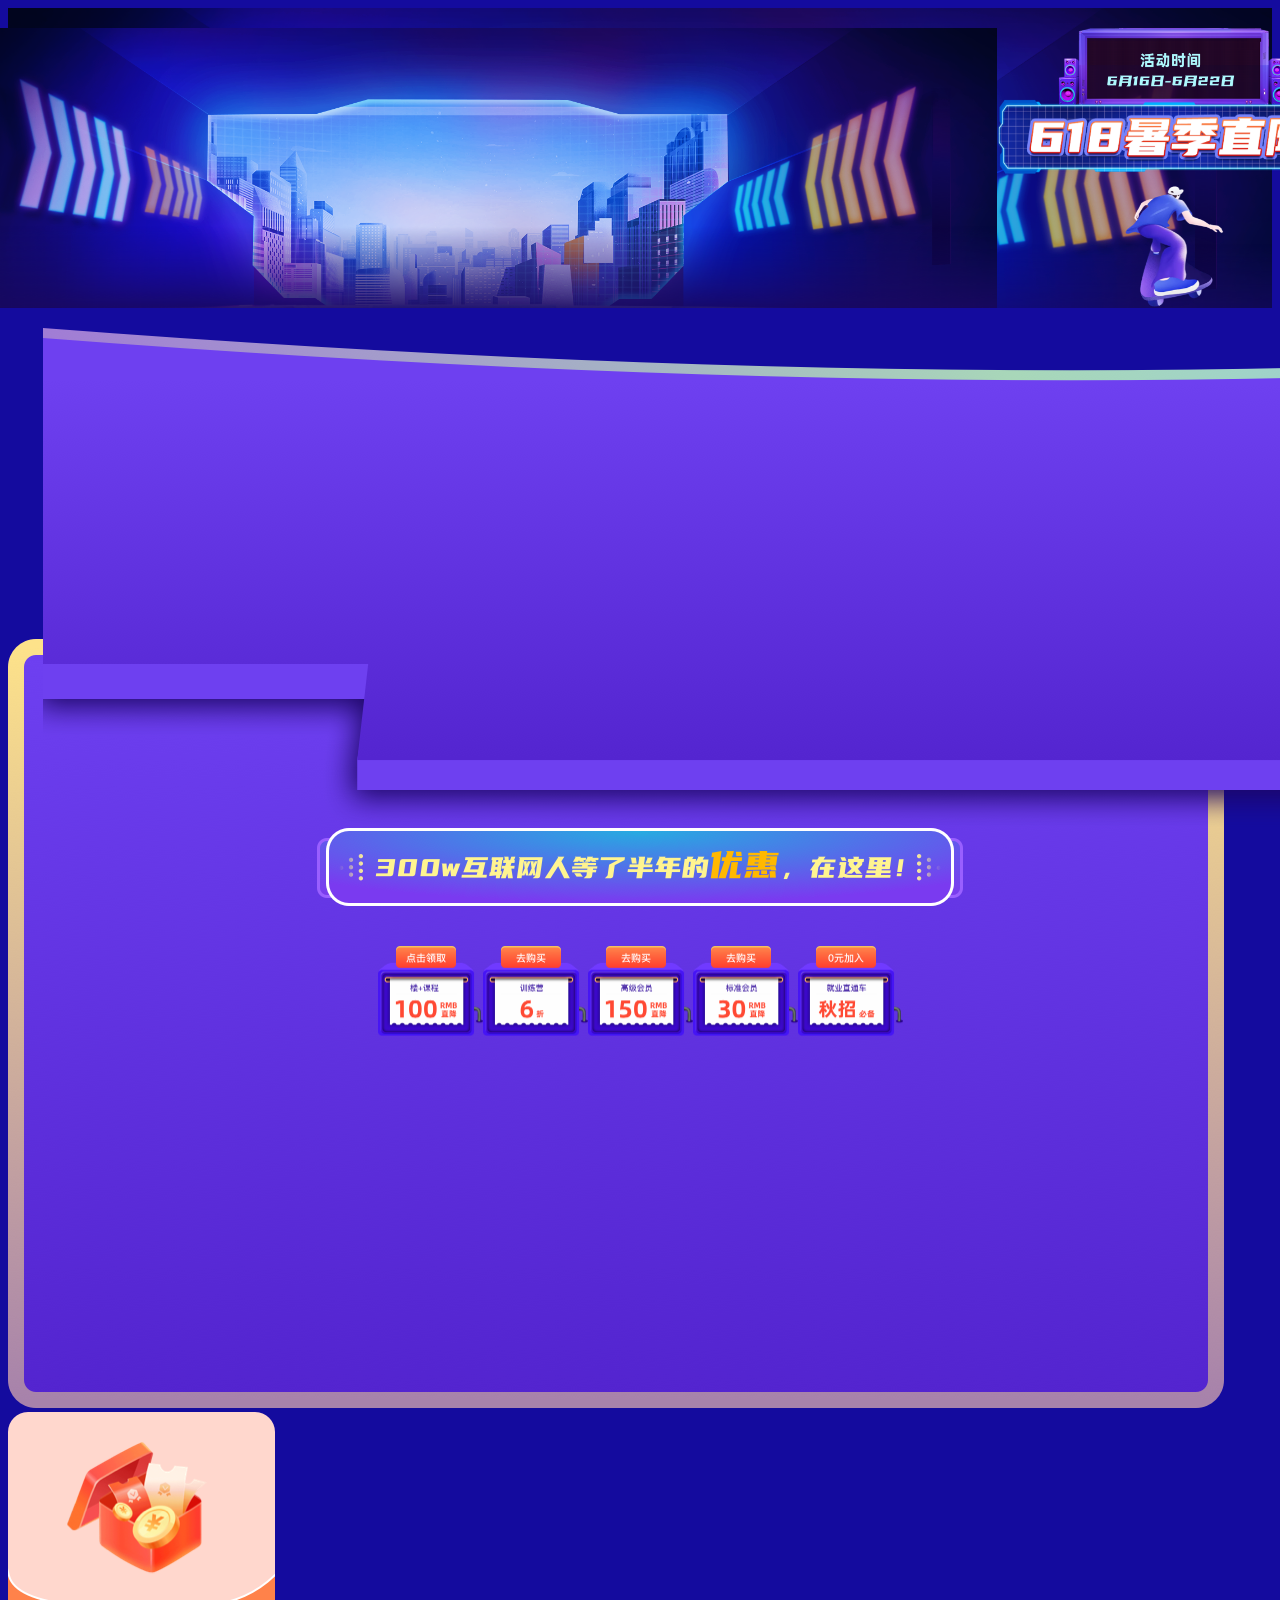
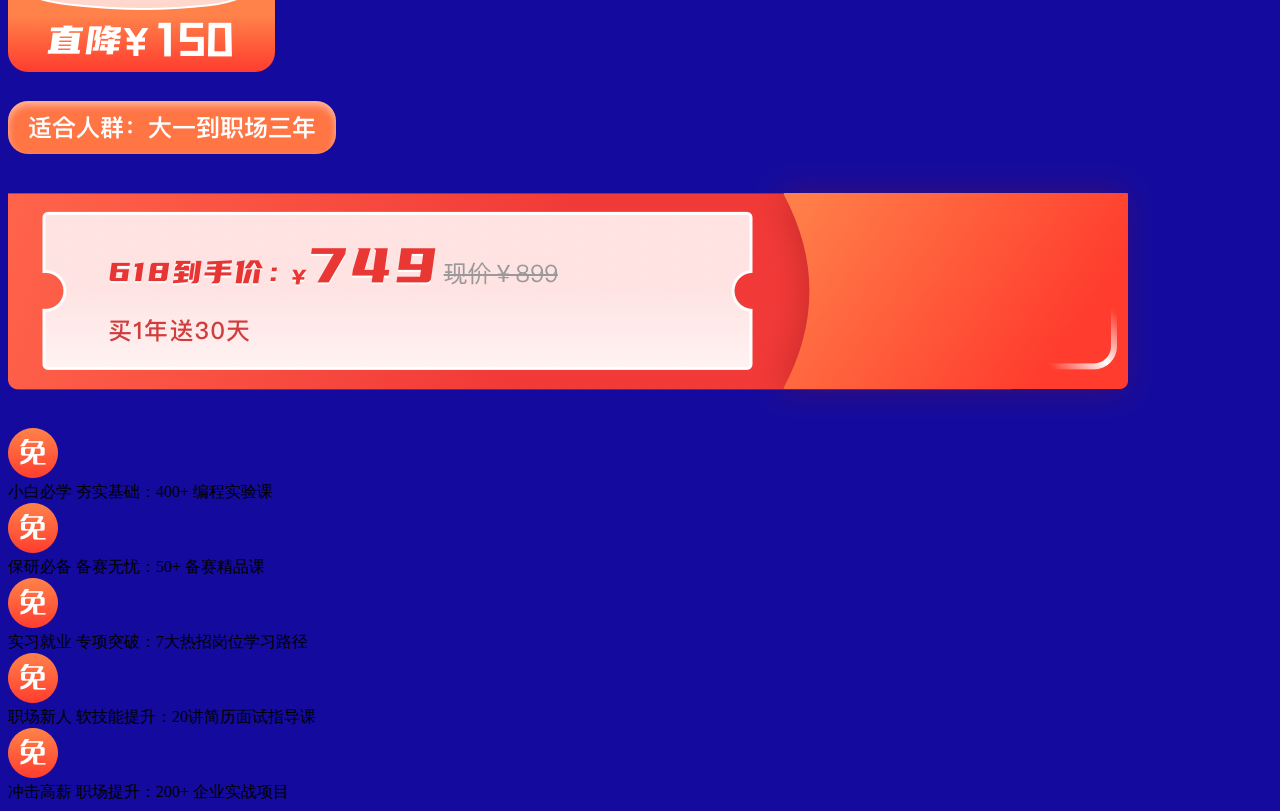
<file: 618活动/index.html>
<!DOCTYPE html>
<html lang="en">
  <head>
    <meta charset="UTF-8" />
    <meta http-equiv="X-UA-Compatible" content="IE=edge" />
    <meta name="viewport" content="width=device-width, initial-scale=1.0" />
    <title>618 活动</title>
    <link rel="stylesheet" href="css/style.css" />
  </head>
  <body>
    <!-- TODO：待补充代码 -->

    <header>
      <img src="./images/banner-bg.png" class="head-bg" />
      <img src="./images/neirong.png" class="head-content" />
    </header>
    <div class="center">
      <img src="./images/stage.png" alt="" />
      <img src="./images/title1.png" alt="" />
      <div class="banner">
        <img src="./images/quan1.png" alt="" />
        <img src="./images/quan2.png" alt="" />
        <img src="./images/quan3.png" alt="" />
        <img src="./images/quan4.png" alt="" />
        <img src="./images/quan5.png" alt="" />
      </div>
    </div>

    <img src="./images/bg.png" class="bg-bottom" />
    <img src="./images/pic.png" class="hongbao" />
    <img src="./images/coupon.png" class="down" />
    <div class="bottom-center"></div>
    <div class="down-content">
      <div class="item">
        <img src="./images/free.png" class="free" />
        <div>
          <span class="red">小白必学</span>
          <span>夯实基础：400+ 编程实验课</span>
        </div>
      </div>
      <div class="item">
        <img src="./images/free.png" class="free" />
        <div>
          <span class="red">保研必备</span>
          <span>备赛无忧：50+ 备赛精品课</span>
        </div>
      </div>
      <div class="item">
        <img src="./images/free.png" class="free" />
        <div>
          <span class="red">实习就业</span>
          <span>专项突破：7大热招岗位学习路径</span>
        </div>
      </div>
      <div class="item">
        <img src="./images/free.png" class="free" />
        <div>
          <span class="red">职场新人</span>
          <span>软技能提升：20讲简历面试指导课</span>
        </div>
      </div>
      <div class="item">
        <img src="./images/free.png" class="free" />
        <div>
          <span class="red">冲击高薪</span>
          <span>职场提升：200+ 企业实战项目</span>
        </div>
      </div>
    </div>
  </body>
</html>
</file>
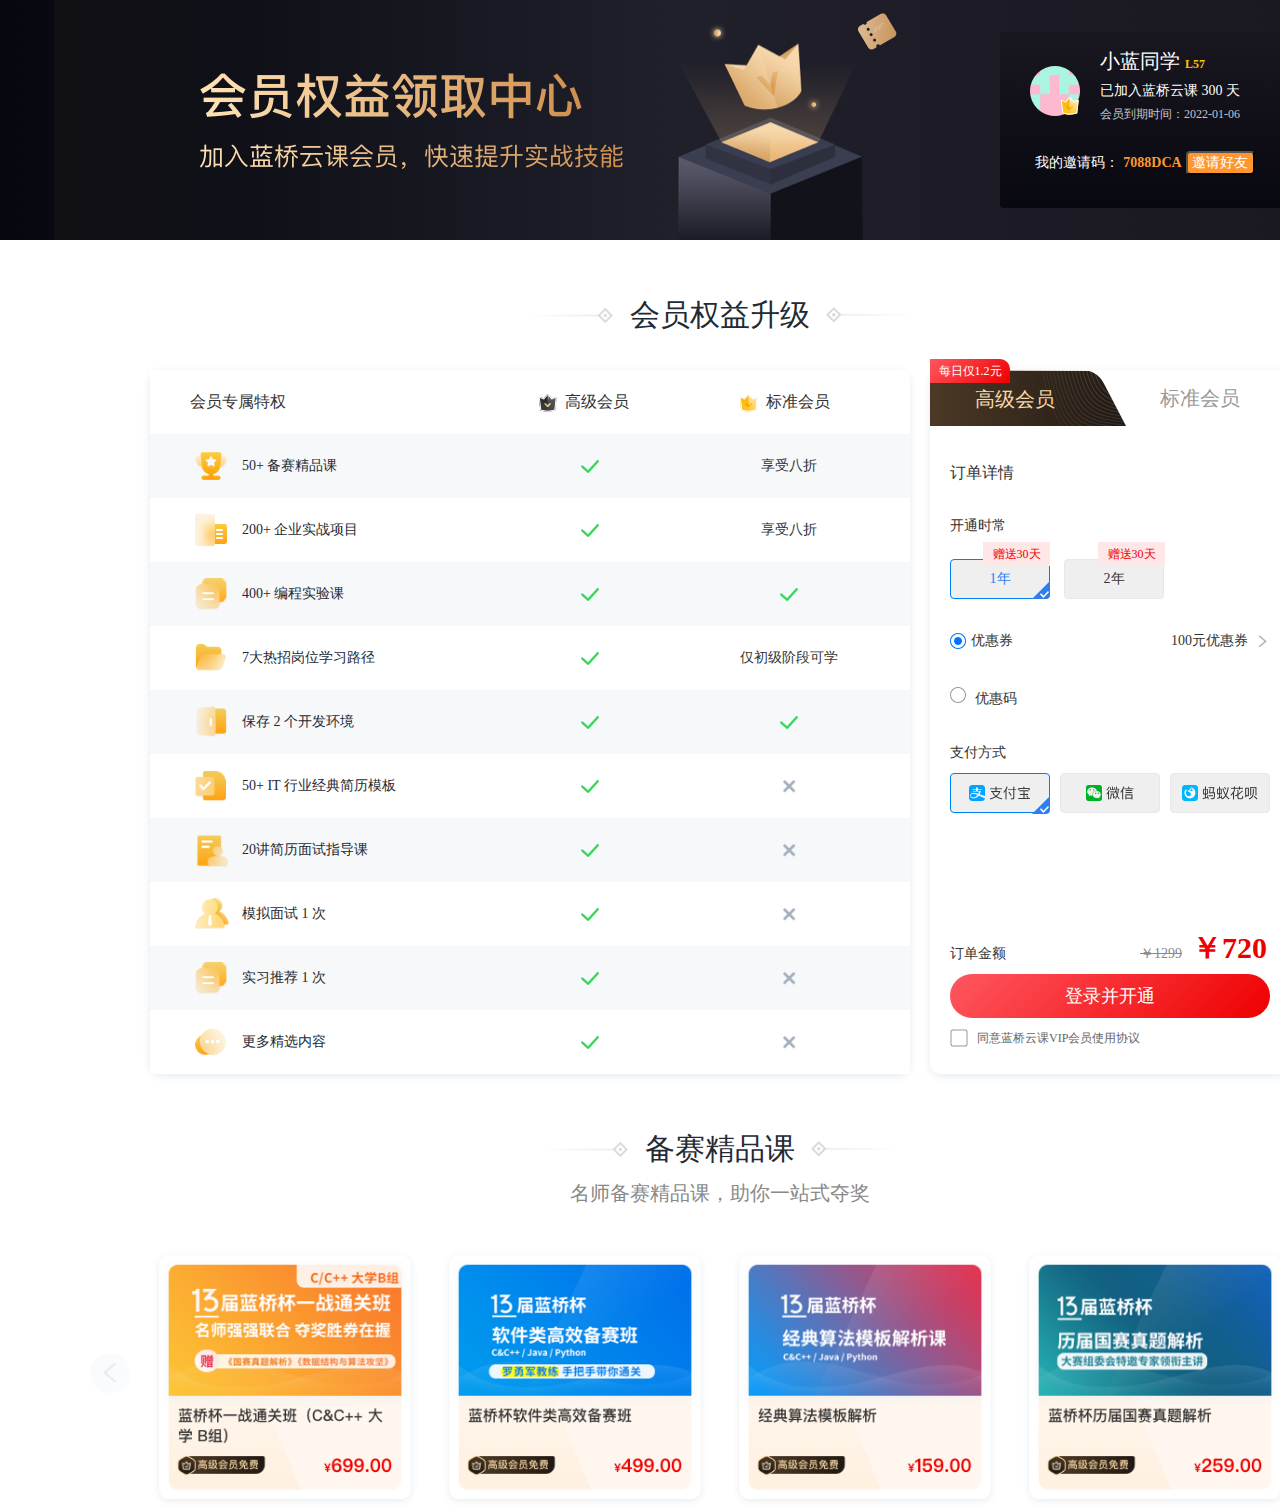
<file: 会员权益领取中心/index.html>
<html lang="en">
  <head>
    <meta charset="UTF-8" />
    <meta http-equiv="X-UA-Compatible" content="IE=edge" />
    <meta name="viewport" content="width=device-width, initial-scale=1.0" />
    <title>会员权益领取中心</title>
    <link rel="stylesheet" href="css/style.css" />
  </head>
  <body>
    <div class="head">
      <img src="./images/top_banner.png" class="head-img" />
      <div class="userInfo">
        <div class="top">
          <div class="touxiang">
            <img src="./images/touxiang.png" />
            <img src="./images/vip.png" />
          </div>
          <div class="info">
            <p class="id">
              小蓝同学
              <span class="level">L57</span>
            </p>
            <p class="day">已加入蓝桥云课 300 天</p>
            <p class="delay">会员到期时间：2022-01-06</p>
          </div>
        </div>
        <div class="bottom">
          <span class="my">我的邀请码：</span>
          <span class="num">7088DCA</span>
          <button class="yaoqing">邀请好友</button>
        </div>
      </div>
    </div>
    <div class="title-mid">
      <img src="./images/left.png" class="t-left" />
      <h2>会员权益升级</h2>
      <img src="./images/right.png" class="t-right" />
    </div>
    <div class="main-content">
      <div class="content-left">
        <div class="item1">
          <span class="span1">会员专属特权</span>
          <img src="./images/gaojivip.png" alt="" />
          <span class="span2">高级会员</span>
          <img src="./images/vip.png" alt="" />
          <span class="span3">标准会员</span>
        </div>
        <div class="item2">
          <div class="item-left">
            <img src="./images/icon-jpkc.png" alt="" />
            <span>50+ 备赛精品课</span>
          </div>
          <div class="item-mid">
            <img src="./images/check.png" alt="" />
          </div>
          <div class="item-right">
            <span>享受八折</span>
          </div>
        </div>
        <div class="item3">
          <div class="item-left">
            <img src="./images/icon-xm.png" alt="" />
            <span>200+ 企业实战项目</span>
          </div>
          <div class="item-mid">
            <img src="./images/check.png" alt="" />
          </div>
          <div class="item-right">
            <span>享受八折</span>
          </div>
        </div>
        <div class="item4">
          <div class="item-left">
            <img src="./images/icon-syk.png" alt="" />
            <span>400+ 编程实验课</span>
          </div>
          <div class="item-mid">
            <img src="./images/check.png" alt="" />
          </div>
          <div class="item-right">
            <img src="./images/check.png" alt="" />
          </div>
        </div>
        <div class="item5">
          <div class="item-left">
            <img src="./images/icon-lj.png" alt="" />
            <span>7大热招岗位学习路径</span>
          </div>
          <div class="item-mid">
            <img src="./images/check.png" alt="" />
          </div>
          <div class="item-right">
            <span>仅初级阶段可学</span>
          </div>
        </div>
        <div class="item6">
          <div class="item-left">
            <img src="./images/icon-hj.png" alt="" />
            <span>保存 2 个开发环境</span>
          </div>
          <div class="item-mid">
            <img src="./images/check.png" alt="" />
          </div>
          <div class="item-right">
            <img src="./images/check.png" alt="" />
          </div>
        </div>
        <div class="item7">
          <div class="item-left">
            <img src="./images/iconmb.png" alt="" />
            <span>50+ IT 行业经典简历模板</span>
          </div>
          <div class="item-mid">
            <img src="./images/check.png" alt="" />
          </div>
          <div class="item-right">
            <img src="./images/wu.png" alt="" />
          </div>
        </div>
        <div class="item8">
          <div class="item-left">
            <img src="./images/icon-zdk.png" alt="" />
            <span>20讲简历面试指导课</span>
          </div>
          <div class="item-mid">
            <img src="./images/check.png" alt="" />
          </div>
          <div class="item-right">
            <img src="./images/wu.png" alt="" />
          </div>
        </div>
        <div class="item9">
          <div class="item-left">
            <img src="./images/icon-mnms.png" alt="" />
            <span>模拟面试 1 次</span>
          </div>
          <div class="item-mid">
            <img src="./images/check.png" alt="" />
          </div>
          <div class="item-right">
            <img src="./images/wu.png" alt="" />
          </div>
        </div>
        <div class="item10">
          <div class="item-left">
            <img src="./images/icon-syk.png" alt="" />
            <span>实习推荐 1 次</span>
          </div>
          <div class="item-mid">
            <img src="./images/check.png" alt="" />
          </div>
          <div class="item-right">
            <img src="./images/wu.png" alt="" />
          </div>
        </div>
        <div class="item11">
          <div class="item-left">
            <img src="./images/icon-more.png" alt="" />
            <span>更多精选内容</span>
          </div>
          <div class="item-mid">
            <img src="./images/check.png" alt="" />
          </div>
          <div class="item-right">
            <img src="./images/wu.png" alt="" />
          </div>
        </div>
      </div>
      <div class="content-right">
        <div>
          <img src="./images/vip-bg.png" alt="">
          <span class="t-left">高级会员</span>
          <span class="t-right">标准会员</span>
        </div>
        <div class="xiangqing">订单详情</div>
        <div class="shichang">开通时常</div>
        <div class="btn-time">
          <button class="time1 bluebtn">1年</button>
          <button class="time2 putongbtn">2年</button>
        </div>
        <div class="youhui">
          <img src="./images/xuanzhong1.png" alt="" class="radio">
          <span>优惠券</span>
          <span id="youhui100">100元优惠券</span>
          <img src="./images/lujing.png" alt="" class="lujing">
        </div>
        <div class="radio2">
          <img class="radio" src="./images/weixuanzhong1.png" alt="">
          <span>优惠码</span>
        </div>
        <div id="zhifufangshi"><span>支付方式</span></div>
        <div class="zhifu">
          <button class="bluebtn">
            <img src="./images/pay.png" alt="">

          </button>
          <button class="putongbtn">
            <img src="./images/chat.png" alt="">

          </button>
          <button class="putongbtn">
            <img src="./images/huabei.png" alt="">

          </button>
        </div>
        <div id="dingdan">
          <span>订单金额</span>
          <span id="span1">￥1299</span>
          <span id="span2">￥720</span>
        </div>
        <div><button class="redbtn">登录并开通</button></div>
        <div class="tongyi">
          <img src="./images/tucenggouxuan.png" alt="">
          <span>同意蓝桥云课VIP会员使用协议</span>
        </div>
      </div>
    </div>
    <div class="title-bottom">
      <img src="./images/left.png" class="t-left" />
      <h2>备赛精品课</h2>
      <img src="./images/right.png" class="t-right" />
    </div>
    <p class="jieshao">名师备赛精品课，助你一站式夺奖</p>
    <img src="./images/zuoce.png" alt="" class="zuoce" />
    <div class="bt-img">
      <img src="./images/courses1.png" class="bianjv" />
      <img src="./images/courses2.png" class="bianjv" />
      <img src="./images/courses3.png" class="bianjv" />
      <img src="./images/courses4.png" />
    </div>
    <img src="./images/youce.png" alt="" class="youce" />
    <div class="redspan">
      <span>每日仅1.2元</span>
    </div>
    <div class="zengsong zengsong1">
      <span>赠送30天</span>
    </div>
    <div class="zengsong zengsong2">
      <span>赠送30天</span>
    </div>
    <div class="xiaogougou-1 xiaogougou">
      <img src="./images/xiaogougou.png" alt="">
    </div>
    <div class="xiaogougou-2 xiaogougou">
      <img src="./images/xiaogougou.png" alt="">
    </div>
    
    
</html>
</file>
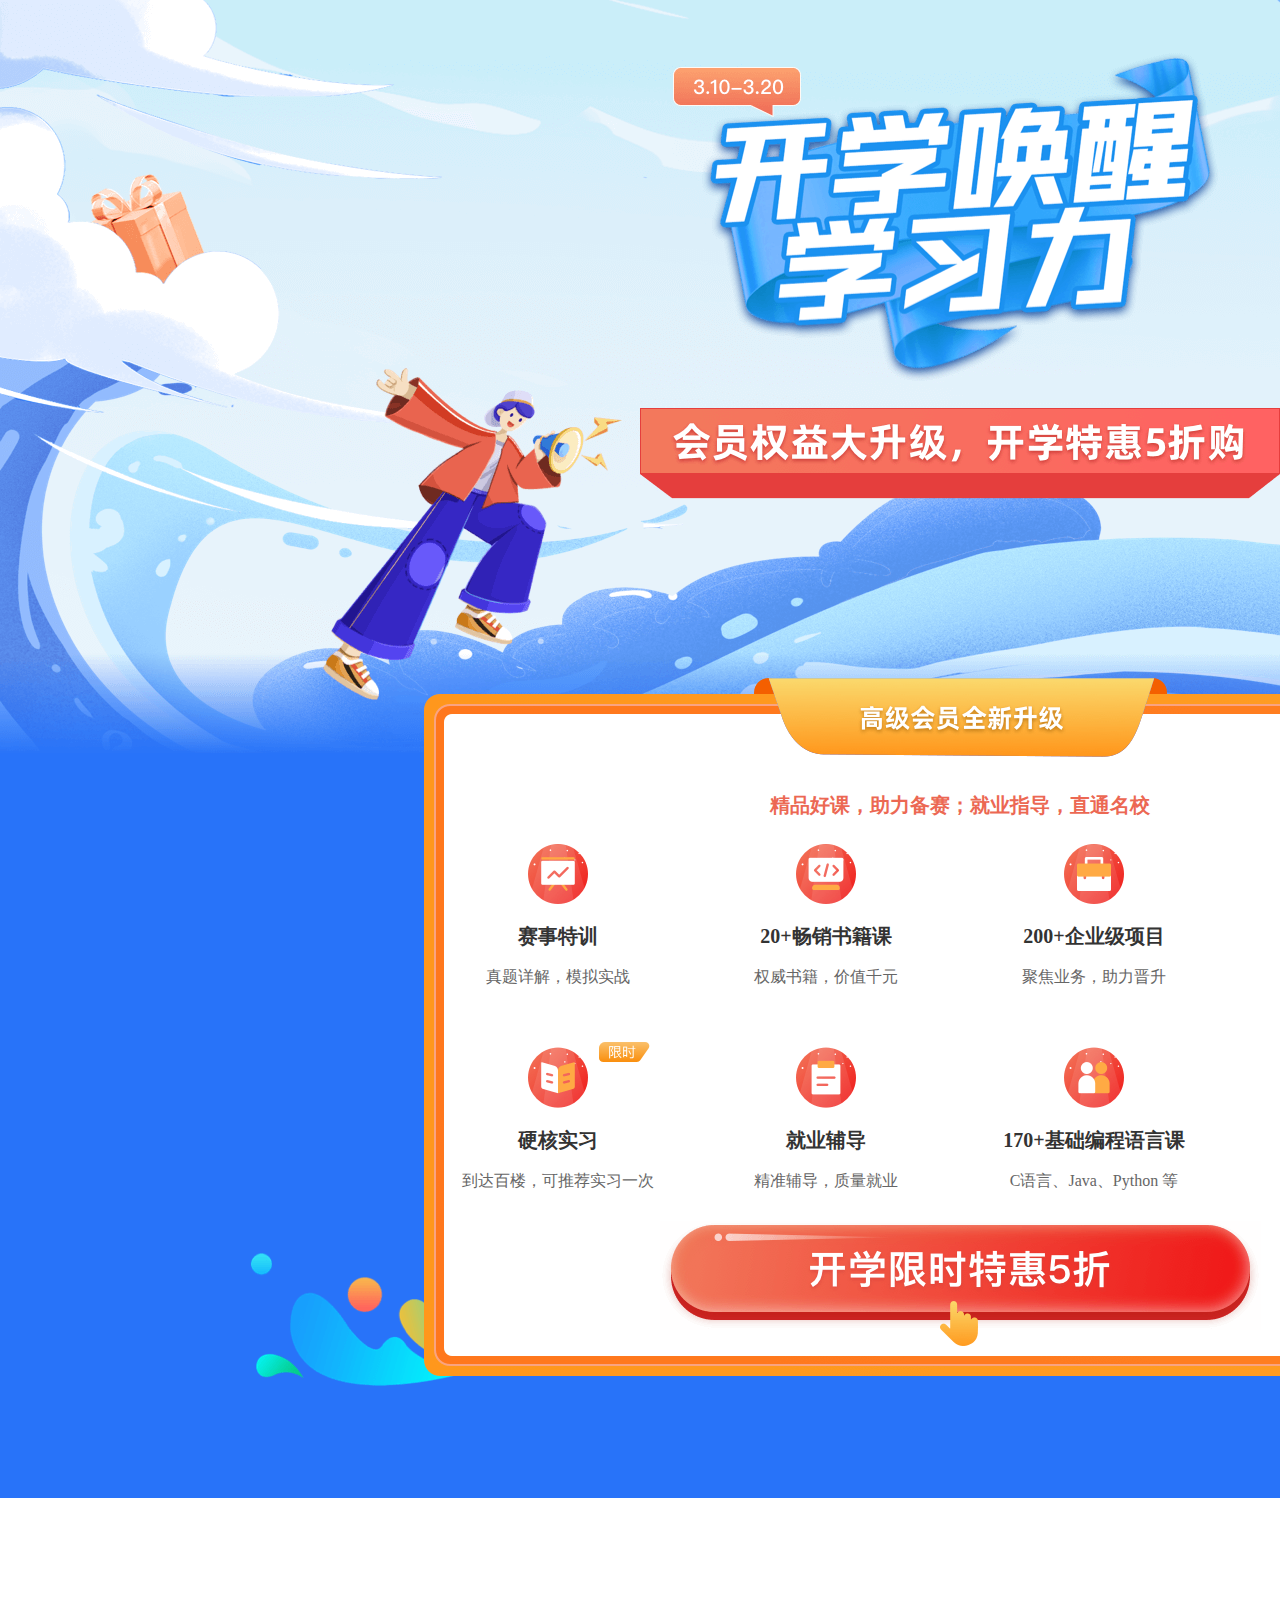
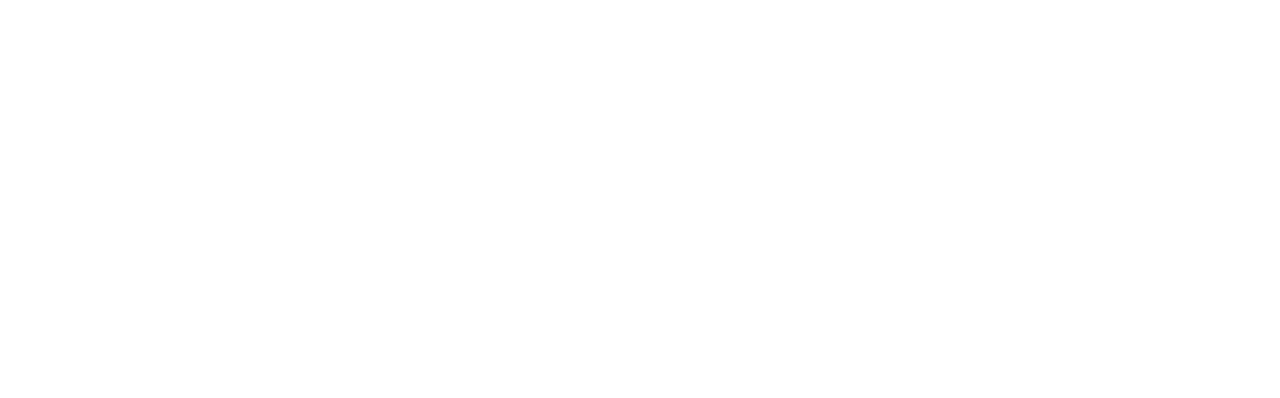
<file: 开学礼物大放送/index.html>
<!DOCTYPE html>
<html lang="en">
  <head>
    <meta charset="UTF-8" />
    <meta http-equiv="X-UA-Compatible" content="IE=edge" />
    <meta name="viewport" content="width=device-width, initial-scale=1.0" />
    <title>开学礼物大放送</title>
    <link rel="stylesheet" href="css/style.css" />
  </head>
  <body>
    <div class="head">
      <div class="head-content">
        <img src="./images/banner-title.png" alt="" />
      </div>
    </div>
    <div class="main">
      <div class="left">
        <img src="./images/left.png" alt="" />
      </div>
      <div class="card">
        <div class="title">
          <p>精品好课，助力备赛；就业指导，直通名校</p>
        </div>
        <div class="card-content">
          <div>
            <img src="./images/icon1.png" alt="" />
            <p class="content-title">赛事特训</p>
            <p class="content-text">真题详解，模拟实战</p>
          </div>
          <div>
            <img src="./images/icon2.png" alt="" />
            <p class="content-title">20+畅销书籍课</p>
            <p class="content-text">权威书籍，价值千元</p>
          </div>
          <div>
            <img src="./images/icon3.png" alt="" />
            <p class="content-title">200+企业级项目</p>
            <p class="content-text">聚焦业务，助力晋升</p>
          </div>
          <div>
            <img src="./images/icon4.png" alt="" />
            <p class="content-title">工程师养成计划</p>
            <p class="content-text">职场菜鸟，晋升必备</p>
          </div>
        </div>
        <div class="card-content">
          <div>
            <img src="./images/icon5.png" alt="" />
            <p class="content-title">硬核实习</p>
            <p class="content-text">到达百楼，可推荐实习一次</p>
            <img src="./images/label.png" class="label" />
          </div>
          <div>
            <img src="./images/icon6.png" alt="" />
            <p class="content-title">就业辅导</p>
            <p class="content-text">精准辅导，质量就业</p>
          </div>
          <div>
            <img src="./images/icon7.png" alt="" />
            <p class="content-title">170+基础编程语言课</p>
            <p class="content-text">C语言、Java、Python 等</p>
          </div>
          <div>
            <img src="./images/icon8.png" alt="" />
            <p class="content-title">保存开发环境</p>
            <p class="content-text">隧道随学，即开即用</p>
          </div>
        </div>
        <div class="btn">
          <img src="./images/btn1.png" alt="" />
          <img src="./images/hand.png" class="hand" />
        </div>
      </div>
      <div class="right">
        <img src="./images/right.png" alt="" />
      </div>
    </div>
  </body>
</html>
</file>
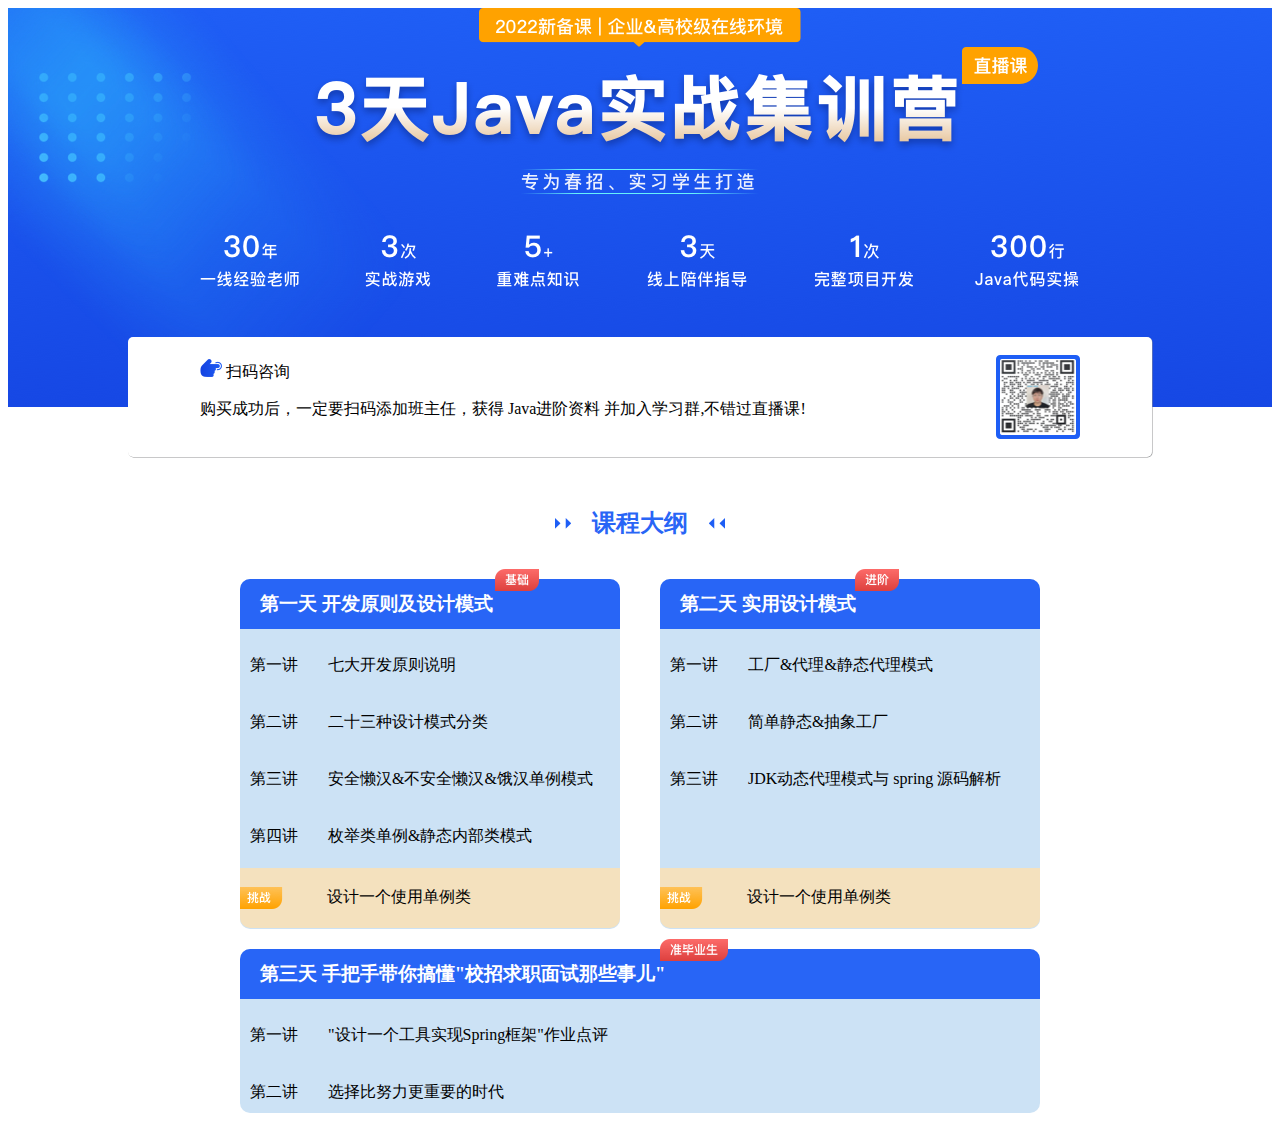
<file: 新课上线了/index.html>
<!DOCTYPE html>
<html lang="en">
  <head>
    <meta charset="UTF-8" />
    <meta http-equiv="X-UA-Compatible" content="IE=edge" />
    <meta name="viewport" content="width=device-width, initial-scale=1.0" />
    <title>新课上线啦</title>
    <link rel="stylesheet" href="css/style.css" />
  </head>
  <body>
    <!-- TODO：待补充代码 -->
    <header>
      <img src="./image//word.png" class="top-img" />
      <div class="head-nav">
        <div class="nav">
          <div>
            <img src="./image/shouzhi.png" />
            <span>扫码咨询</span>
            <p>
              购买成功后，一定要扫码添加班主任，获得
              <span>Java进阶资料</span>
              并加入学习群,不错过直播课!
            </p>
          </div>
          <img src="./image/erweima.png" />
        </div>
      </div>
    </header>
    <main>
      <div class="dagang">
        <img src="./image/left.png" />
        <h2>课程大纲</h2>
        <img src="./image/right.png" />
      </div>
      <div class="content">
        <div class="day1_2">
          <div class="day1">
            <div class="content-title">
              <h3>
                <span>第一天</span>
                开发原则及设计模式
              </h3>
              <img src="./image/bq-jichu.png" alt="" />
            </div>
            <div class="content-main">
              <p>
                <span>第一讲</span>
                七大开发原则说明
              </p>
              <p>
                <span>第二讲</span>
                二十三种设计模式分类
              </p>
              <p>
                <span>第三讲</span>
                安全懒汉&不安全懒汉&饿汉单例模式
              </p>
              <p>
                <span>第四讲</span>
                枚举类单例&静态内部类模式
              </p>
            </div>
            <div class="bg">
              <div class="content-footer">
                <img src="./image//tz.png" alt="" />
                <p>设计一个使用单例类</p>
              </div>
            </div>
          </div>
          <div class="day2">
            <div class="content-title">
              <h3>
                <span>第二天</span>
                实用设计模式
              </h3>
              <img src="./image/bq-jinjie.png" alt="" />
            </div>
            <div class="content-main">
              <p>
                <span>第一讲</span>
                工厂&代理&静态代理模式
              </p>
              <p>
                <span>第二讲</span>
                简单静态&抽象工厂
              </p>
              <p>
                <span>第三讲</span>
                JDK动态代理模式与 spring 源码解析
              </p>
            </div>
            <div class="bg">
              <div class="content-footer">
                <img src="./image//tz.png" alt="" />
                <p>设计一个使用单例类</p>
              </div>
            </div>
          </div>
        </div>
        <div>
          <div class="day3">
            <div class="content-title">
              <h3>
                <span>第三天</span>
                手把手带你搞懂"校招求职面试那些事儿"
              </h3>
              <img src="./image/bq-bys.png" />
            </div>
            <div class="content-main">
              <p>
                <span>第一讲</span>
                "设计一个工具实现Spring框架"作业点评
              </p>
              <p>
                <span>第二讲</span>
                选择比努力更重要的时代
              </p>
            </div>
          </div>
        </div>
      </div>
    </main>
  </body>
</html>
</file>
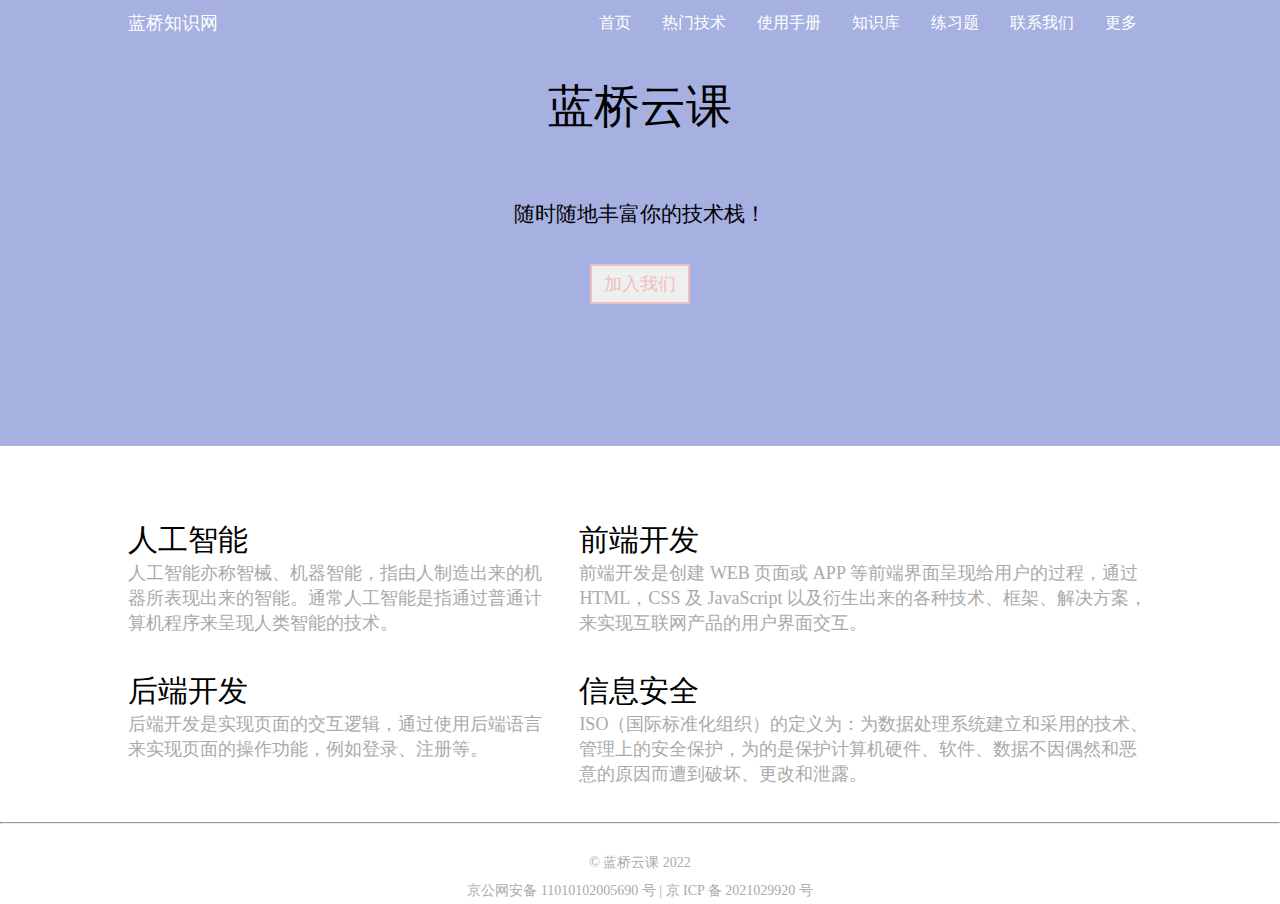
<file: 蓝桥知识网/index.html>
<!DOCTYPE html>
<html>
  <head>
    <meta charset="utf-8" />
    <meta
      name="viewport"
      content="width=device-width, initial-scale=1.0, maximum-scale=1.0, user-scalable=no"
    />
    <title>蓝桥知识网</title>
    <link rel="stylesheet" href="./css/style.css" />
  </head>
  <body>
    <!--TODO：请补充代码-->
    <div class="bg">
      <div class="top">
        <nav>
          <div class="left">蓝桥知识网</div>
          <div class="right">
            <ul>
              <li>首页</li>
              <li>热门技术</li>
              <li>使用手册</li>
              <li>知识库</li>
              <li>练习题</li>
              <li>联系我们</li>
              <li>更多</li>
            </ul>
          </div>
        </nav>
        <div class="main">
          <div class="top-main">
            <span>蓝桥云课</span>
          </div>
          <div class="mid-main">
            <span>随时随地丰富你的技术栈！</span>
          </div>
          <div class="down-main">
            <button>加入我们</button>
          </div>
        </div>
      </div>
    </div>
    <div class="mid">
      <div class="big">
        <div class="small">
          <h3>人工智能</h3>
          <p>
            人工智能亦称智械、机器智能，指由人制造出来的机器所表现出来的智能。通常人工智能是指通过普通计算机程序来呈现人类智能的技术。
          </p>
        </div>
        <div class="small">
          <h3>后端开发</h3>
          <p>
            后端开发是实现页面的交互逻辑，通过使用后端语言来实现页面的操作功能，例如登录、注册等。
          </p>
        </div>
      </div>
      <div class="big">
        <div class="small">
          <h3>前端开发</h3>
          <p>
            前端开发是创建 WEB 页面或 APP 等前端界面呈现给用户的过程，通过
            HTML，CSS 及 JavaScript
            以及衍生出来的各种技术、框架、解决方案，来实现互联网产品的用户界面交互。
          </p>
        </div>
        <div class="small">
          <h3>信息安全</h3>
          <p>
            ISO（国际标准化组织）的定义为：为数据处理系统建立和采用的技术、管理上的安全保护，为的是保护计算机硬件、软件、数据不因偶然和恶意的原因而遭到破坏、更改和泄露。
          </p>
        </div>
      </div>
    </div>
    <hr />
    <footer>
      <p>© 蓝桥云课 2022</p>
      <p>京公网安备 11010102005690 号 | 京 ICP 备 2021029920 号</p>
    </footer>
  </body>
</html>
</file>
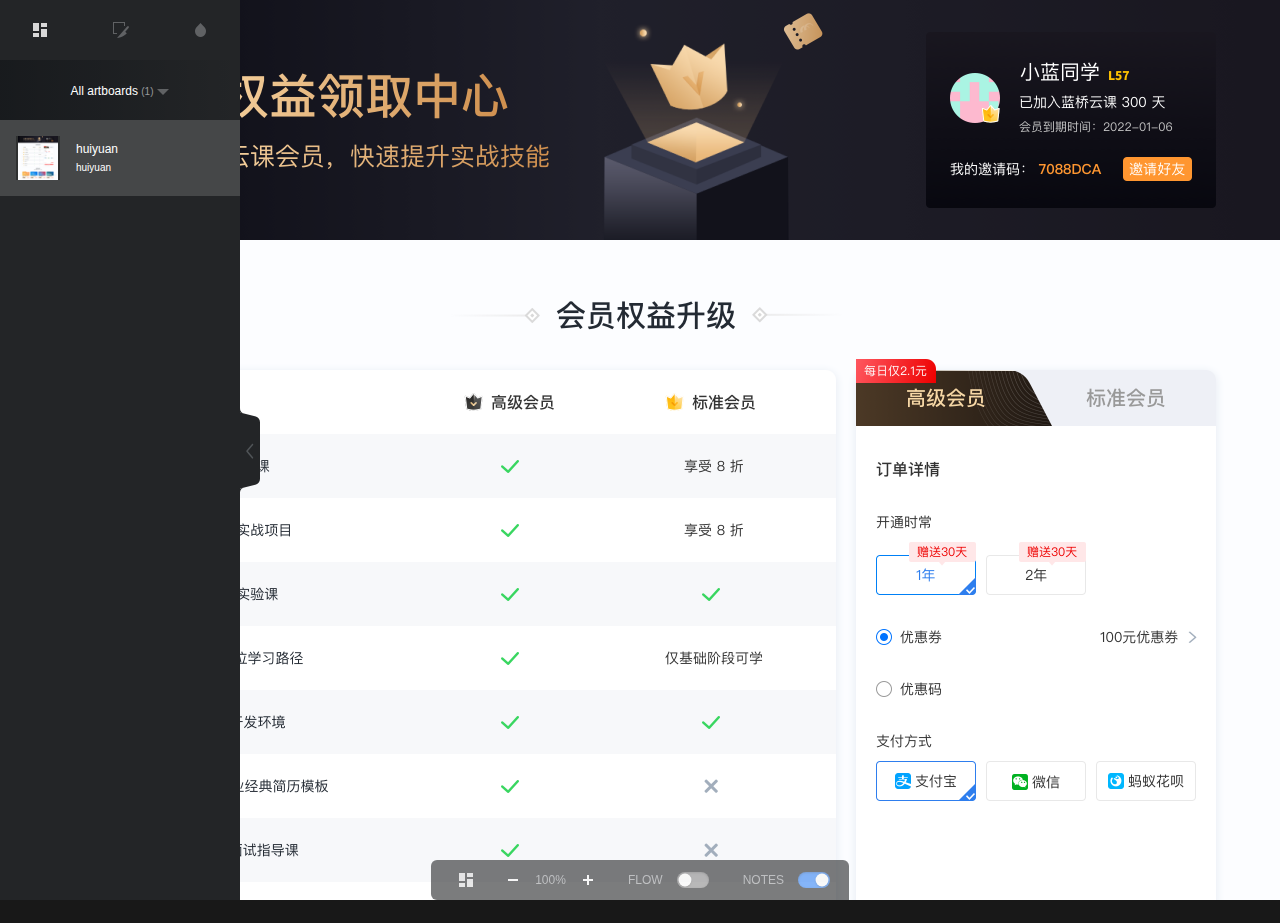
<file: 会员权益领取中心/mark/index.html>
<!DOCTYPE html>
<html lang="en">
<head>
    <meta charset="utf-8">
    <meta http-equiv="X-UA-Compatible" content="IE=edge">
    <meta name="viewport" content="width=device-width, initial-scale=1">
    <title>Spec Export - Sketch MeaXure</title>
    <script>/*! jQuery v2.2.4 | (c) jQuery Foundation | jquery.org/license */
!function(a,b){"object"==typeof module&&"object"==typeof module.exports?module.exports=a.document?b(a,!0):function(a){if(!a.document)throw new Error("jQuery requires a window with a document");return b(a)}:b(a)}("undefined"!=typeof window?window:this,function(a,b){var c=[],d=a.document,e=c.slice,f=c.concat,g=c.push,h=c.indexOf,i={},j=i.toString,k=i.hasOwnProperty,l={},m="2.2.4",n=function(a,b){return new n.fn.init(a,b)},o=/^[\s\uFEFF\xA0]+|[\s\uFEFF\xA0]+$/g,p=/^-ms-/,q=/-([\da-z])/gi,r=function(a,b){return b.toUpperCase()};n.fn=n.prototype={jquery:m,constructor:n,selector:"",length:0,toArray:function(){return e.call(this)},get:function(a){return null!=a?0>a?this[a+this.length]:this[a]:e.call(this)},pushStack:function(a){var b=n.merge(this.constructor(),a);return b.prevObject=this,b.context=this.context,b},each:function(a){return n.each(this,a)},map:function(a){return this.pushStack(n.map(this,function(b,c){return a.call(b,c,b)}))},slice:function(){return this.pushStack(e.apply(this,arguments))},first:function(){return this.eq(0)},last:function(){return this.eq(-1)},eq:function(a){var b=this.length,c=+a+(0>a?b:0);return this.pushStack(c>=0&&b>c?[this[c]]:[])},end:function(){return this.prevObject||this.constructor()},push:g,sort:c.sort,splice:c.splice},n.extend=n.fn.extend=function(){var a,b,c,d,e,f,g=arguments[0]||{},h=1,i=arguments.length,j=!1;for("boolean"==typeof g&&(j=g,g=arguments[h]||{},h++),"object"==typeof g||n.isFunction(g)||(g={}),h===i&&(g=this,h--);i>h;h++)if(null!=(a=arguments[h]))for(b in a)c=g[b],d=a[b],g!==d&&(j&&d&&(n.isPlainObject(d)||(e=n.isArray(d)))?(e?(e=!1,f=c&&n.isArray(c)?c:[]):f=c&&n.isPlainObject(c)?c:{},g[b]=n.extend(j,f,d)):void 0!==d&&(g[b]=d));return g},n.extend({expando:"jQuery"+(m+Math.random()).replace(/\D/g,""),isReady:!0,error:function(a){throw new Error(a)},noop:function(){},isFunction:function(a){return"function"===n.type(a)},isArray:Array.isArray,isWindow:function(a){return null!=a&&a===a.window},isNumeric:function(a){var b=a&&a.toString();return!n.isArray(a)&&b-parseFloat(b)+1>=0},isPlainObject:function(a){var b;if("object"!==n.type(a)||a.nodeType||n.isWindow(a))return!1;if(a.constructor&&!k.call(a,"constructor")&&!k.call(a.constructor.prototype||{},"isPrototypeOf"))return!1;for(b in a);return void 0===b||k.call(a,b)},isEmptyObject:function(a){var b;for(b in a)return!1;return!0},type:function(a){return null==a?a+"":"object"==typeof a||"function"==typeof a?i[j.call(a)]||"object":typeof a},globalEval:function(a){var b,c=eval;a=n.trim(a),a&&(1===a.indexOf("use strict")?(b=d.createElement("script"),b.text=a,d.head.appendChild(b).parentNode.removeChild(b)):c(a))},camelCase:function(a){return a.replace(p,"ms-").replace(q,r)},nodeName:function(a,b){return a.nodeName&&a.nodeName.toLowerCase()===b.toLowerCase()},each:function(a,b){var c,d=0;if(s(a)){for(c=a.length;c>d;d++)if(b.call(a[d],d,a[d])===!1)break}else for(d in a)if(b.call(a[d],d,a[d])===!1)break;return a},trim:function(a){return null==a?"":(a+"").replace(o,"")},makeArray:function(a,b){var c=b||[];return null!=a&&(s(Object(a))?n.merge(c,"string"==typeof a?[a]:a):g.call(c,a)),c},inArray:function(a,b,c){return null==b?-1:h.call(b,a,c)},merge:function(a,b){for(var c=+b.length,d=0,e=a.length;c>d;d++)a[e++]=b[d];return a.length=e,a},grep:function(a,b,c){for(var d,e=[],f=0,g=a.length,h=!c;g>f;f++)d=!b(a[f],f),d!==h&&e.push(a[f]);return e},map:function(a,b,c){var d,e,g=0,h=[];if(s(a))for(d=a.length;d>g;g++)e=b(a[g],g,c),null!=e&&h.push(e);else for(g in a)e=b(a[g],g,c),null!=e&&h.push(e);return f.apply([],h)},guid:1,proxy:function(a,b){var c,d,f;return"string"==typeof b&&(c=a[b],b=a,a=c),n.isFunction(a)?(d=e.call(arguments,2),f=function(){return a.apply(b||this,d.concat(e.call(arguments)))},f.guid=a.guid=a.guid||n.guid++,f):void 0},now:Date.now,support:l}),"function"==typeof Symbol&&(n.fn[Symbol.iterator]=c[Symbol.iterator]),n.each("Boolean Number String Function Array Date RegExp Object Error Symbol".split(" "),function(a,b){i["[object "+b+"]"]=b.toLowerCase()});function s(a){var b=!!a&&"length"in a&&a.length,c=n.type(a);return"function"===c||n.isWindow(a)?!1:"array"===c||0===b||"number"==typeof b&&b>0&&b-1 in a}var t=function(a){var b,c,d,e,f,g,h,i,j,k,l,m,n,o,p,q,r,s,t,u="sizzle"+1*new Date,v=a.document,w=0,x=0,y=ga(),z=ga(),A=ga(),B=function(a,b){return a===b&&(l=!0),0},C=1<<31,D={}.hasOwnProperty,E=[],F=E.pop,G=E.push,H=E.push,I=E.slice,J=function(a,b){for(var c=0,d=a.length;d>c;c++)if(a[c]===b)return c;return-1},K="checked|selected|async|autofocus|autoplay|controls|defer|disabled|hidden|ismap|loop|multiple|open|readonly|required|scoped",L="[\\x20\\t\\r\\n\\f]",M="(?:\\\\.|[\\w-]|[^\\x00-\\xa0])+",N="\\["+L+"*("+M+")(?:"+L+"*([*^$|!~]?=)"+L+"*(?:'((?:\\\\.|[^\\\\'])*)'|\"((?:\\\\.|[^\\\\\"])*)\"|("+M+"))|)"+L+"*\\]",O=":("+M+")(?:\\((('((?:\\\\.|[^\\\\'])*)'|\"((?:\\\\.|[^\\\\\"])*)\")|((?:\\\\.|[^\\\\()[\\]]|"+N+")*)|.*)\\)|)",P=new RegExp(L+"+","g"),Q=new RegExp("^"+L+"+|((?:^|[^\\\\])(?:\\\\.)*)"+L+"+$","g"),R=new RegExp("^"+L+"*,"+L+"*"),S=new RegExp("^"+L+"*([>+~]|"+L+")"+L+"*"),T=new RegExp("="+L+"*([^\\]'\"]*?)"+L+"*\\]","g"),U=new RegExp(O),V=new RegExp("^"+M+"$"),W={ID:new RegExp("^#("+M+")"),CLASS:new RegExp("^\\.("+M+")"),TAG:new RegExp("^("+M+"|[*])"),ATTR:new RegExp("^"+N),PSEUDO:new RegExp("^"+O),CHILD:new RegExp("^:(only|first|last|nth|nth-last)-(child|of-type)(?:\\("+L+"*(even|odd|(([+-]|)(\\d*)n|)"+L+"*(?:([+-]|)"+L+"*(\\d+)|))"+L+"*\\)|)","i"),bool:new RegExp("^(?:"+K+")$","i"),needsContext:new RegExp("^"+L+"*[>+~]|:(even|odd|eq|gt|lt|nth|first|last)(?:\\("+L+"*((?:-\\d)?\\d*)"+L+"*\\)|)(?=[^-]|$)","i")},X=/^(?:input|select|textarea|button)$/i,Y=/^h\d$/i,Z=/^[^{]+\{\s*\[native \w/,$=/^(?:#([\w-]+)|(\w+)|\.([\w-]+))$/,_=/[+~]/,aa=/'|\\/g,ba=new RegExp("\\\\([\\da-f]{1,6}"+L+"?|("+L+")|.)","ig"),ca=function(a,b,c){var d="0x"+b-65536;return d!==d||c?b:0>d?String.fromCharCode(d+65536):String.fromCharCode(d>>10|55296,1023&d|56320)},da=function(){m()};try{H.apply(E=I.call(v.childNodes),v.childNodes),E[v.childNodes.length].nodeType}catch(ea){H={apply:E.length?function(a,b){G.apply(a,I.call(b))}:function(a,b){var c=a.length,d=0;while(a[c++]=b[d++]);a.length=c-1}}}function fa(a,b,d,e){var f,h,j,k,l,o,r,s,w=b&&b.ownerDocument,x=b?b.nodeType:9;if(d=d||[],"string"!=typeof a||!a||1!==x&&9!==x&&11!==x)return d;if(!e&&((b?b.ownerDocument||b:v)!==n&&m(b),b=b||n,p)){if(11!==x&&(o=$.exec(a)))if(f=o[1]){if(9===x){if(!(j=b.getElementById(f)))return d;if(j.id===f)return d.push(j),d}else if(w&&(j=w.getElementById(f))&&t(b,j)&&j.id===f)return d.push(j),d}else{if(o[2])return H.apply(d,b.getElementsByTagName(a)),d;if((f=o[3])&&c.getElementsByClassName&&b.getElementsByClassName)return H.apply(d,b.getElementsByClassName(f)),d}if(c.qsa&&!A[a+" "]&&(!q||!q.test(a))){if(1!==x)w=b,s=a;else if("object"!==b.nodeName.toLowerCase()){(k=b.getAttribute("id"))?k=k.replace(aa,"\\$&"):b.setAttribute("id",k=u),r=g(a),h=r.length,l=V.test(k)?"#"+k:"[id='"+k+"']";while(h--)r[h]=l+" "+qa(r[h]);s=r.join(","),w=_.test(a)&&oa(b.parentNode)||b}if(s)try{return H.apply(d,w.querySelectorAll(s)),d}catch(y){}finally{k===u&&b.removeAttribute("id")}}}return i(a.replace(Q,"$1"),b,d,e)}function ga(){var a=[];function b(c,e){return a.push(c+" ")>d.cacheLength&&delete b[a.shift()],b[c+" "]=e}return b}function ha(a){return a[u]=!0,a}function ia(a){var b=n.createElement("div");try{return!!a(b)}catch(c){return!1}finally{b.parentNode&&b.parentNode.removeChild(b),b=null}}function ja(a,b){var c=a.split("|"),e=c.length;while(e--)d.attrHandle[c[e]]=b}function ka(a,b){var c=b&&a,d=c&&1===a.nodeType&&1===b.nodeType&&(~b.sourceIndex||C)-(~a.sourceIndex||C);if(d)return d;if(c)while(c=c.nextSibling)if(c===b)return-1;return a?1:-1}function la(a){return function(b){var c=b.nodeName.toLowerCase();return"input"===c&&b.type===a}}function ma(a){return function(b){var c=b.nodeName.toLowerCase();return("input"===c||"button"===c)&&b.type===a}}function na(a){return ha(function(b){return b=+b,ha(function(c,d){var e,f=a([],c.length,b),g=f.length;while(g--)c[e=f[g]]&&(c[e]=!(d[e]=c[e]))})})}function oa(a){return a&&"undefined"!=typeof a.getElementsByTagName&&a}c=fa.support={},f=fa.isXML=function(a){var b=a&&(a.ownerDocument||a).documentElement;return b?"HTML"!==b.nodeName:!1},m=fa.setDocument=function(a){var b,e,g=a?a.ownerDocument||a:v;return g!==n&&9===g.nodeType&&g.documentElement?(n=g,o=n.documentElement,p=!f(n),(e=n.defaultView)&&e.top!==e&&(e.addEventListener?e.addEventListener("unload",da,!1):e.attachEvent&&e.attachEvent("onunload",da)),c.attributes=ia(function(a){return a.className="i",!a.getAttribute("className")}),c.getElementsByTagName=ia(function(a){return a.appendChild(n.createComment("")),!a.getElementsByTagName("*").length}),c.getElementsByClassName=Z.test(n.getElementsByClassName),c.getById=ia(function(a){return o.appendChild(a).id=u,!n.getElementsByName||!n.getElementsByName(u).length}),c.getById?(d.find.ID=function(a,b){if("undefined"!=typeof b.getElementById&&p){var c=b.getElementById(a);return c?[c]:[]}},d.filter.ID=function(a){var b=a.replace(ba,ca);return function(a){return a.getAttribute("id")===b}}):(delete d.find.ID,d.filter.ID=function(a){var b=a.replace(ba,ca);return function(a){var c="undefined"!=typeof a.getAttributeNode&&a.getAttributeNode("id");return c&&c.value===b}}),d.find.TAG=c.getElementsByTagName?function(a,b){return"undefined"!=typeof b.getElementsByTagName?b.getElementsByTagName(a):c.qsa?b.querySelectorAll(a):void 0}:function(a,b){var c,d=[],e=0,f=b.getElementsByTagName(a);if("*"===a){while(c=f[e++])1===c.nodeType&&d.push(c);return d}return f},d.find.CLASS=c.getElementsByClassName&&function(a,b){return"undefined"!=typeof b.getElementsByClassName&&p?b.getElementsByClassName(a):void 0},r=[],q=[],(c.qsa=Z.test(n.querySelectorAll))&&(ia(function(a){o.appendChild(a).innerHTML="<a id='"+u+"'></a><select id='"+u+"-\r\\' msallowcapture=''><option selected=''></option></select>",a.querySelectorAll("[msallowcapture^='']").length&&q.push("[*^$]="+L+"*(?:''|\"\")"),a.querySelectorAll("[selected]").length||q.push("\\["+L+"*(?:value|"+K+")"),a.querySelectorAll("[id~="+u+"-]").length||q.push("~="),a.querySelectorAll(":checked").length||q.push(":checked"),a.querySelectorAll("a#"+u+"+*").length||q.push(".#.+[+~]")}),ia(function(a){var b=n.createElement("input");b.setAttribute("type","hidden"),a.appendChild(b).setAttribute("name","D"),a.querySelectorAll("[name=d]").length&&q.push("name"+L+"*[*^$|!~]?="),a.querySelectorAll(":enabled").length||q.push(":enabled",":disabled"),a.querySelectorAll("*,:x"),q.push(",.*:")})),(c.matchesSelector=Z.test(s=o.matches||o.webkitMatchesSelector||o.mozMatchesSelector||o.oMatchesSelector||o.msMatchesSelector))&&ia(function(a){c.disconnectedMatch=s.call(a,"div"),s.call(a,"[s!='']:x"),r.push("!=",O)}),q=q.length&&new RegExp(q.join("|")),r=r.length&&new RegExp(r.join("|")),b=Z.test(o.compareDocumentPosition),t=b||Z.test(o.contains)?function(a,b){var c=9===a.nodeType?a.documentElement:a,d=b&&b.parentNode;return a===d||!(!d||1!==d.nodeType||!(c.contains?c.contains(d):a.compareDocumentPosition&&16&a.compareDocumentPosition(d)))}:function(a,b){if(b)while(b=b.parentNode)if(b===a)return!0;return!1},B=b?function(a,b){if(a===b)return l=!0,0;var d=!a.compareDocumentPosition-!b.compareDocumentPosition;return d?d:(d=(a.ownerDocument||a)===(b.ownerDocument||b)?a.compareDocumentPosition(b):1,1&d||!c.sortDetached&&b.compareDocumentPosition(a)===d?a===n||a.ownerDocument===v&&t(v,a)?-1:b===n||b.ownerDocument===v&&t(v,b)?1:k?J(k,a)-J(k,b):0:4&d?-1:1)}:function(a,b){if(a===b)return l=!0,0;var c,d=0,e=a.parentNode,f=b.parentNode,g=[a],h=[b];if(!e||!f)return a===n?-1:b===n?1:e?-1:f?1:k?J(k,a)-J(k,b):0;if(e===f)return ka(a,b);c=a;while(c=c.parentNode)g.unshift(c);c=b;while(c=c.parentNode)h.unshift(c);while(g[d]===h[d])d++;return d?ka(g[d],h[d]):g[d]===v?-1:h[d]===v?1:0},n):n},fa.matches=function(a,b){return fa(a,null,null,b)},fa.matchesSelector=function(a,b){if((a.ownerDocument||a)!==n&&m(a),b=b.replace(T,"='$1']"),c.matchesSelector&&p&&!A[b+" "]&&(!r||!r.test(b))&&(!q||!q.test(b)))try{var d=s.call(a,b);if(d||c.disconnectedMatch||a.document&&11!==a.document.nodeType)return d}catch(e){}return fa(b,n,null,[a]).length>0},fa.contains=function(a,b){return(a.ownerDocument||a)!==n&&m(a),t(a,b)},fa.attr=function(a,b){(a.ownerDocument||a)!==n&&m(a);var e=d.attrHandle[b.toLowerCase()],f=e&&D.call(d.attrHandle,b.toLowerCase())?e(a,b,!p):void 0;return void 0!==f?f:c.attributes||!p?a.getAttribute(b):(f=a.getAttributeNode(b))&&f.specified?f.value:null},fa.error=function(a){throw new Error("Syntax error, unrecognized expression: "+a)},fa.uniqueSort=function(a){var b,d=[],e=0,f=0;if(l=!c.detectDuplicates,k=!c.sortStable&&a.slice(0),a.sort(B),l){while(b=a[f++])b===a[f]&&(e=d.push(f));while(e--)a.splice(d[e],1)}return k=null,a},e=fa.getText=function(a){var b,c="",d=0,f=a.nodeType;if(f){if(1===f||9===f||11===f){if("string"==typeof a.textContent)return a.textContent;for(a=a.firstChild;a;a=a.nextSibling)c+=e(a)}else if(3===f||4===f)return a.nodeValue}else while(b=a[d++])c+=e(b);return c},d=fa.selectors={cacheLength:50,createPseudo:ha,match:W,attrHandle:{},find:{},relative:{">":{dir:"parentNode",first:!0}," ":{dir:"parentNode"},"+":{dir:"previousSibling",first:!0},"~":{dir:"previousSibling"}},preFilter:{ATTR:function(a){return a[1]=a[1].replace(ba,ca),a[3]=(a[3]||a[4]||a[5]||"").replace(ba,ca),"~="===a[2]&&(a[3]=" "+a[3]+" "),a.slice(0,4)},CHILD:function(a){return a[1]=a[1].toLowerCase(),"nth"===a[1].slice(0,3)?(a[3]||fa.error(a[0]),a[4]=+(a[4]?a[5]+(a[6]||1):2*("even"===a[3]||"odd"===a[3])),a[5]=+(a[7]+a[8]||"odd"===a[3])):a[3]&&fa.error(a[0]),a},PSEUDO:function(a){var b,c=!a[6]&&a[2];return W.CHILD.test(a[0])?null:(a[3]?a[2]=a[4]||a[5]||"":c&&U.test(c)&&(b=g(c,!0))&&(b=c.indexOf(")",c.length-b)-c.length)&&(a[0]=a[0].slice(0,b),a[2]=c.slice(0,b)),a.slice(0,3))}},filter:{TAG:function(a){var b=a.replace(ba,ca).toLowerCase();return"*"===a?function(){return!0}:function(a){return a.nodeName&&a.nodeName.toLowerCase()===b}},CLASS:function(a){var b=y[a+" "];return b||(b=new RegExp("(^|"+L+")"+a+"("+L+"|$)"))&&y(a,function(a){return b.test("string"==typeof a.className&&a.className||"undefined"!=typeof a.getAttribute&&a.getAttribute("class")||"")})},ATTR:function(a,b,c){return function(d){var e=fa.attr(d,a);return null==e?"!="===b:b?(e+="","="===b?e===c:"!="===b?e!==c:"^="===b?c&&0===e.indexOf(c):"*="===b?c&&e.indexOf(c)>-1:"$="===b?c&&e.slice(-c.length)===c:"~="===b?(" "+e.replace(P," ")+" ").indexOf(c)>-1:"|="===b?e===c||e.slice(0,c.length+1)===c+"-":!1):!0}},CHILD:function(a,b,c,d,e){var f="nth"!==a.slice(0,3),g="last"!==a.slice(-4),h="of-type"===b;return 1===d&&0===e?function(a){return!!a.parentNode}:function(b,c,i){var j,k,l,m,n,o,p=f!==g?"nextSibling":"previousSibling",q=b.parentNode,r=h&&b.nodeName.toLowerCase(),s=!i&&!h,t=!1;if(q){if(f){while(p){m=b;while(m=m[p])if(h?m.nodeName.toLowerCase()===r:1===m.nodeType)return!1;o=p="only"===a&&!o&&"nextSibling"}return!0}if(o=[g?q.firstChild:q.lastChild],g&&s){m=q,l=m[u]||(m[u]={}),k=l[m.uniqueID]||(l[m.uniqueID]={}),j=k[a]||[],n=j[0]===w&&j[1],t=n&&j[2],m=n&&q.childNodes[n];while(m=++n&&m&&m[p]||(t=n=0)||o.pop())if(1===m.nodeType&&++t&&m===b){k[a]=[w,n,t];break}}else if(s&&(m=b,l=m[u]||(m[u]={}),k=l[m.uniqueID]||(l[m.uniqueID]={}),j=k[a]||[],n=j[0]===w&&j[1],t=n),t===!1)while(m=++n&&m&&m[p]||(t=n=0)||o.pop())if((h?m.nodeName.toLowerCase()===r:1===m.nodeType)&&++t&&(s&&(l=m[u]||(m[u]={}),k=l[m.uniqueID]||(l[m.uniqueID]={}),k[a]=[w,t]),m===b))break;return t-=e,t===d||t%d===0&&t/d>=0}}},PSEUDO:function(a,b){var c,e=d.pseudos[a]||d.setFilters[a.toLowerCase()]||fa.error("unsupported pseudo: "+a);return e[u]?e(b):e.length>1?(c=[a,a,"",b],d.setFilters.hasOwnProperty(a.toLowerCase())?ha(function(a,c){var d,f=e(a,b),g=f.length;while(g--)d=J(a,f[g]),a[d]=!(c[d]=f[g])}):function(a){return e(a,0,c)}):e}},pseudos:{not:ha(function(a){var b=[],c=[],d=h(a.replace(Q,"$1"));return d[u]?ha(function(a,b,c,e){var f,g=d(a,null,e,[]),h=a.length;while(h--)(f=g[h])&&(a[h]=!(b[h]=f))}):function(a,e,f){return b[0]=a,d(b,null,f,c),b[0]=null,!c.pop()}}),has:ha(function(a){return function(b){return fa(a,b).length>0}}),contains:ha(function(a){return a=a.replace(ba,ca),function(b){return(b.textContent||b.innerText||e(b)).indexOf(a)>-1}}),lang:ha(function(a){return V.test(a||"")||fa.error("unsupported lang: "+a),a=a.replace(ba,ca).toLowerCase(),function(b){var c;do if(c=p?b.lang:b.getAttribute("xml:lang")||b.getAttribute("lang"))return c=c.toLowerCase(),c===a||0===c.indexOf(a+"-");while((b=b.parentNode)&&1===b.nodeType);return!1}}),target:function(b){var c=a.location&&a.location.hash;return c&&c.slice(1)===b.id},root:function(a){return a===o},focus:function(a){return a===n.activeElement&&(!n.hasFocus||n.hasFocus())&&!!(a.type||a.href||~a.tabIndex)},enabled:function(a){return a.disabled===!1},disabled:function(a){return a.disabled===!0},checked:function(a){var b=a.nodeName.toLowerCase();return"input"===b&&!!a.checked||"option"===b&&!!a.selected},selected:function(a){return a.parentNode&&a.parentNode.selectedIndex,a.selected===!0},empty:function(a){for(a=a.firstChild;a;a=a.nextSibling)if(a.nodeType<6)return!1;return!0},parent:function(a){return!d.pseudos.empty(a)},header:function(a){return Y.test(a.nodeName)},input:function(a){return X.test(a.nodeName)},button:function(a){var b=a.nodeName.toLowerCase();return"input"===b&&"button"===a.type||"button"===b},text:function(a){var b;return"input"===a.nodeName.toLowerCase()&&"text"===a.type&&(null==(b=a.getAttribute("type"))||"text"===b.toLowerCase())},first:na(function(){return[0]}),last:na(function(a,b){return[b-1]}),eq:na(function(a,b,c){return[0>c?c+b:c]}),even:na(function(a,b){for(var c=0;b>c;c+=2)a.push(c);return a}),odd:na(function(a,b){for(var c=1;b>c;c+=2)a.push(c);return a}),lt:na(function(a,b,c){for(var d=0>c?c+b:c;--d>=0;)a.push(d);return a}),gt:na(function(a,b,c){for(var d=0>c?c+b:c;++d<b;)a.push(d);return a})}},d.pseudos.nth=d.pseudos.eq;for(b in{radio:!0,checkbox:!0,file:!0,password:!0,image:!0})d.pseudos[b]=la(b);for(b in{submit:!0,reset:!0})d.pseudos[b]=ma(b);function pa(){}pa.prototype=d.filters=d.pseudos,d.setFilters=new pa,g=fa.tokenize=function(a,b){var c,e,f,g,h,i,j,k=z[a+" "];if(k)return b?0:k.slice(0);h=a,i=[],j=d.preFilter;while(h){c&&!(e=R.exec(h))||(e&&(h=h.slice(e[0].length)||h),i.push(f=[])),c=!1,(e=S.exec(h))&&(c=e.shift(),f.push({value:c,type:e[0].replace(Q," ")}),h=h.slice(c.length));for(g in d.filter)!(e=W[g].exec(h))||j[g]&&!(e=j[g](e))||(c=e.shift(),f.push({value:c,type:g,matches:e}),h=h.slice(c.length));if(!c)break}return b?h.length:h?fa.error(a):z(a,i).slice(0)};function qa(a){for(var b=0,c=a.length,d="";c>b;b++)d+=a[b].value;return d}function ra(a,b,c){var d=b.dir,e=c&&"parentNode"===d,f=x++;return b.first?function(b,c,f){while(b=b[d])if(1===b.nodeType||e)return a(b,c,f)}:function(b,c,g){var h,i,j,k=[w,f];if(g){while(b=b[d])if((1===b.nodeType||e)&&a(b,c,g))return!0}else while(b=b[d])if(1===b.nodeType||e){if(j=b[u]||(b[u]={}),i=j[b.uniqueID]||(j[b.uniqueID]={}),(h=i[d])&&h[0]===w&&h[1]===f)return k[2]=h[2];if(i[d]=k,k[2]=a(b,c,g))return!0}}}function sa(a){return a.length>1?function(b,c,d){var e=a.length;while(e--)if(!a[e](b,c,d))return!1;return!0}:a[0]}function ta(a,b,c){for(var d=0,e=b.length;e>d;d++)fa(a,b[d],c);return c}function ua(a,b,c,d,e){for(var f,g=[],h=0,i=a.length,j=null!=b;i>h;h++)(f=a[h])&&(c&&!c(f,d,e)||(g.push(f),j&&b.push(h)));return g}function va(a,b,c,d,e,f){return d&&!d[u]&&(d=va(d)),e&&!e[u]&&(e=va(e,f)),ha(function(f,g,h,i){var j,k,l,m=[],n=[],o=g.length,p=f||ta(b||"*",h.nodeType?[h]:h,[]),q=!a||!f&&b?p:ua(p,m,a,h,i),r=c?e||(f?a:o||d)?[]:g:q;if(c&&c(q,r,h,i),d){j=ua(r,n),d(j,[],h,i),k=j.length;while(k--)(l=j[k])&&(r[n[k]]=!(q[n[k]]=l))}if(f){if(e||a){if(e){j=[],k=r.length;while(k--)(l=r[k])&&j.push(q[k]=l);e(null,r=[],j,i)}k=r.length;while(k--)(l=r[k])&&(j=e?J(f,l):m[k])>-1&&(f[j]=!(g[j]=l))}}else r=ua(r===g?r.splice(o,r.length):r),e?e(null,g,r,i):H.apply(g,r)})}function wa(a){for(var b,c,e,f=a.length,g=d.relative[a[0].type],h=g||d.relative[" "],i=g?1:0,k=ra(function(a){return a===b},h,!0),l=ra(function(a){return J(b,a)>-1},h,!0),m=[function(a,c,d){var e=!g&&(d||c!==j)||((b=c).nodeType?k(a,c,d):l(a,c,d));return b=null,e}];f>i;i++)if(c=d.relative[a[i].type])m=[ra(sa(m),c)];else{if(c=d.filter[a[i].type].apply(null,a[i].matches),c[u]){for(e=++i;f>e;e++)if(d.relative[a[e].type])break;return va(i>1&&sa(m),i>1&&qa(a.slice(0,i-1).concat({value:" "===a[i-2].type?"*":""})).replace(Q,"$1"),c,e>i&&wa(a.slice(i,e)),f>e&&wa(a=a.slice(e)),f>e&&qa(a))}m.push(c)}return sa(m)}function xa(a,b){var c=b.length>0,e=a.length>0,f=function(f,g,h,i,k){var l,o,q,r=0,s="0",t=f&&[],u=[],v=j,x=f||e&&d.find.TAG("*",k),y=w+=null==v?1:Math.random()||.1,z=x.length;for(k&&(j=g===n||g||k);s!==z&&null!=(l=x[s]);s++){if(e&&l){o=0,g||l.ownerDocument===n||(m(l),h=!p);while(q=a[o++])if(q(l,g||n,h)){i.push(l);break}k&&(w=y)}c&&((l=!q&&l)&&r--,f&&t.push(l))}if(r+=s,c&&s!==r){o=0;while(q=b[o++])q(t,u,g,h);if(f){if(r>0)while(s--)t[s]||u[s]||(u[s]=F.call(i));u=ua(u)}H.apply(i,u),k&&!f&&u.length>0&&r+b.length>1&&fa.uniqueSort(i)}return k&&(w=y,j=v),t};return c?ha(f):f}return h=fa.compile=function(a,b){var c,d=[],e=[],f=A[a+" "];if(!f){b||(b=g(a)),c=b.length;while(c--)f=wa(b[c]),f[u]?d.push(f):e.push(f);f=A(a,xa(e,d)),f.selector=a}return f},i=fa.select=function(a,b,e,f){var i,j,k,l,m,n="function"==typeof a&&a,o=!f&&g(a=n.selector||a);if(e=e||[],1===o.length){if(j=o[0]=o[0].slice(0),j.length>2&&"ID"===(k=j[0]).type&&c.getById&&9===b.nodeType&&p&&d.relative[j[1].type]){if(b=(d.find.ID(k.matches[0].replace(ba,ca),b)||[])[0],!b)return e;n&&(b=b.parentNode),a=a.slice(j.shift().value.length)}i=W.needsContext.test(a)?0:j.length;while(i--){if(k=j[i],d.relative[l=k.type])break;if((m=d.find[l])&&(f=m(k.matches[0].replace(ba,ca),_.test(j[0].type)&&oa(b.parentNode)||b))){if(j.splice(i,1),a=f.length&&qa(j),!a)return H.apply(e,f),e;break}}}return(n||h(a,o))(f,b,!p,e,!b||_.test(a)&&oa(b.parentNode)||b),e},c.sortStable=u.split("").sort(B).join("")===u,c.detectDuplicates=!!l,m(),c.sortDetached=ia(function(a){return 1&a.compareDocumentPosition(n.createElement("div"))}),ia(function(a){return a.innerHTML="<a href='#'></a>","#"===a.firstChild.getAttribute("href")})||ja("type|href|height|width",function(a,b,c){return c?void 0:a.getAttribute(b,"type"===b.toLowerCase()?1:2)}),c.attributes&&ia(function(a){return a.innerHTML="<input/>",a.firstChild.setAttribute("value",""),""===a.firstChild.getAttribute("value")})||ja("value",function(a,b,c){return c||"input"!==a.nodeName.toLowerCase()?void 0:a.defaultValue}),ia(function(a){return null==a.getAttribute("disabled")})||ja(K,function(a,b,c){var d;return c?void 0:a[b]===!0?b.toLowerCase():(d=a.getAttributeNode(b))&&d.specified?d.value:null}),fa}(a);n.find=t,n.expr=t.selectors,n.expr[":"]=n.expr.pseudos,n.uniqueSort=n.unique=t.uniqueSort,n.text=t.getText,n.isXMLDoc=t.isXML,n.contains=t.contains;var u=function(a,b,c){var d=[],e=void 0!==c;while((a=a[b])&&9!==a.nodeType)if(1===a.nodeType){if(e&&n(a).is(c))break;d.push(a)}return d},v=function(a,b){for(var c=[];a;a=a.nextSibling)1===a.nodeType&&a!==b&&c.push(a);return c},w=n.expr.match.needsContext,x=/^<([\w-]+)\s*\/?>(?:<\/\1>|)$/,y=/^.[^:#\[\.,]*$/;function z(a,b,c){if(n.isFunction(b))return n.grep(a,function(a,d){return!!b.call(a,d,a)!==c});if(b.nodeType)return n.grep(a,function(a){return a===b!==c});if("string"==typeof b){if(y.test(b))return n.filter(b,a,c);b=n.filter(b,a)}return n.grep(a,function(a){return h.call(b,a)>-1!==c})}n.filter=function(a,b,c){var d=b[0];return c&&(a=":not("+a+")"),1===b.length&&1===d.nodeType?n.find.matchesSelector(d,a)?[d]:[]:n.find.matches(a,n.grep(b,function(a){return 1===a.nodeType}))},n.fn.extend({find:function(a){var b,c=this.length,d=[],e=this;if("string"!=typeof a)return this.pushStack(n(a).filter(function(){for(b=0;c>b;b++)if(n.contains(e[b],this))return!0}));for(b=0;c>b;b++)n.find(a,e[b],d);return d=this.pushStack(c>1?n.unique(d):d),d.selector=this.selector?this.selector+" "+a:a,d},filter:function(a){return this.pushStack(z(this,a||[],!1))},not:function(a){return this.pushStack(z(this,a||[],!0))},is:function(a){return!!z(this,"string"==typeof a&&w.test(a)?n(a):a||[],!1).length}});var A,B=/^(?:\s*(<[\w\W]+>)[^>]*|#([\w-]*))$/,C=n.fn.init=function(a,b,c){var e,f;if(!a)return this;if(c=c||A,"string"==typeof a){if(e="<"===a[0]&&">"===a[a.length-1]&&a.length>=3?[null,a,null]:B.exec(a),!e||!e[1]&&b)return!b||b.jquery?(b||c).find(a):this.constructor(b).find(a);if(e[1]){if(b=b instanceof n?b[0]:b,n.merge(this,n.parseHTML(e[1],b&&b.nodeType?b.ownerDocument||b:d,!0)),x.test(e[1])&&n.isPlainObject(b))for(e in b)n.isFunction(this[e])?this[e](b[e]):this.attr(e,b[e]);return this}return f=d.getElementById(e[2]),f&&f.parentNode&&(this.length=1,this[0]=f),this.context=d,this.selector=a,this}return a.nodeType?(this.context=this[0]=a,this.length=1,this):n.isFunction(a)?void 0!==c.ready?c.ready(a):a(n):(void 0!==a.selector&&(this.selector=a.selector,this.context=a.context),n.makeArray(a,this))};C.prototype=n.fn,A=n(d);var D=/^(?:parents|prev(?:Until|All))/,E={children:!0,contents:!0,next:!0,prev:!0};n.fn.extend({has:function(a){var b=n(a,this),c=b.length;return this.filter(function(){for(var a=0;c>a;a++)if(n.contains(this,b[a]))return!0})},closest:function(a,b){for(var c,d=0,e=this.length,f=[],g=w.test(a)||"string"!=typeof a?n(a,b||this.context):0;e>d;d++)for(c=this[d];c&&c!==b;c=c.parentNode)if(c.nodeType<11&&(g?g.index(c)>-1:1===c.nodeType&&n.find.matchesSelector(c,a))){f.push(c);break}return this.pushStack(f.length>1?n.uniqueSort(f):f)},index:function(a){return a?"string"==typeof a?h.call(n(a),this[0]):h.call(this,a.jquery?a[0]:a):this[0]&&this[0].parentNode?this.first().prevAll().length:-1},add:function(a,b){return this.pushStack(n.uniqueSort(n.merge(this.get(),n(a,b))))},addBack:function(a){return this.add(null==a?this.prevObject:this.prevObject.filter(a))}});function F(a,b){while((a=a[b])&&1!==a.nodeType);return a}n.each({parent:function(a){var b=a.parentNode;return b&&11!==b.nodeType?b:null},parents:function(a){return u(a,"parentNode")},parentsUntil:function(a,b,c){return u(a,"parentNode",c)},next:function(a){return F(a,"nextSibling")},prev:function(a){return F(a,"previousSibling")},nextAll:function(a){return u(a,"nextSibling")},prevAll:function(a){return u(a,"previousSibling")},nextUntil:function(a,b,c){return u(a,"nextSibling",c)},prevUntil:function(a,b,c){return u(a,"previousSibling",c)},siblings:function(a){return v((a.parentNode||{}).firstChild,a)},children:function(a){return v(a.firstChild)},contents:function(a){return a.contentDocument||n.merge([],a.childNodes)}},function(a,b){n.fn[a]=function(c,d){var e=n.map(this,b,c);return"Until"!==a.slice(-5)&&(d=c),d&&"string"==typeof d&&(e=n.filter(d,e)),this.length>1&&(E[a]||n.uniqueSort(e),D.test(a)&&e.reverse()),this.pushStack(e)}});var G=/\S+/g;function H(a){var b={};return n.each(a.match(G)||[],function(a,c){b[c]=!0}),b}n.Callbacks=function(a){a="string"==typeof a?H(a):n.extend({},a);var b,c,d,e,f=[],g=[],h=-1,i=function(){for(e=a.once,d=b=!0;g.length;h=-1){c=g.shift();while(++h<f.length)f[h].apply(c[0],c[1])===!1&&a.stopOnFalse&&(h=f.length,c=!1)}a.memory||(c=!1),b=!1,e&&(f=c?[]:"")},j={add:function(){return f&&(c&&!b&&(h=f.length-1,g.push(c)),function d(b){n.each(b,function(b,c){n.isFunction(c)?a.unique&&j.has(c)||f.push(c):c&&c.length&&"string"!==n.type(c)&&d(c)})}(arguments),c&&!b&&i()),this},remove:function(){return n.each(arguments,function(a,b){var c;while((c=n.inArray(b,f,c))>-1)f.splice(c,1),h>=c&&h--}),this},has:function(a){return a?n.inArray(a,f)>-1:f.length>0},empty:function(){return f&&(f=[]),this},disable:function(){return e=g=[],f=c="",this},disabled:function(){return!f},lock:function(){return e=g=[],c||(f=c=""),this},locked:function(){return!!e},fireWith:function(a,c){return e||(c=c||[],c=[a,c.slice?c.slice():c],g.push(c),b||i()),this},fire:function(){return j.fireWith(this,arguments),this},fired:function(){return!!d}};return j},n.extend({Deferred:function(a){var b=[["resolve","done",n.Callbacks("once memory"),"resolved"],["reject","fail",n.Callbacks("once memory"),"rejected"],["notify","progress",n.Callbacks("memory")]],c="pending",d={state:function(){return c},always:function(){return e.done(arguments).fail(arguments),this},then:function(){var a=arguments;return n.Deferred(function(c){n.each(b,function(b,f){var g=n.isFunction(a[b])&&a[b];e[f[1]](function(){var a=g&&g.apply(this,arguments);a&&n.isFunction(a.promise)?a.promise().progress(c.notify).done(c.resolve).fail(c.reject):c[f[0]+"With"](this===d?c.promise():this,g?[a]:arguments)})}),a=null}).promise()},promise:function(a){return null!=a?n.extend(a,d):d}},e={};return d.pipe=d.then,n.each(b,function(a,f){var g=f[2],h=f[3];d[f[1]]=g.add,h&&g.add(function(){c=h},b[1^a][2].disable,b[2][2].lock),e[f[0]]=function(){return e[f[0]+"With"](this===e?d:this,arguments),this},e[f[0]+"With"]=g.fireWith}),d.promise(e),a&&a.call(e,e),e},when:function(a){var b=0,c=e.call(arguments),d=c.length,f=1!==d||a&&n.isFunction(a.promise)?d:0,g=1===f?a:n.Deferred(),h=function(a,b,c){return function(d){b[a]=this,c[a]=arguments.length>1?e.call(arguments):d,c===i?g.notifyWith(b,c):--f||g.resolveWith(b,c)}},i,j,k;if(d>1)for(i=new Array(d),j=new Array(d),k=new Array(d);d>b;b++)c[b]&&n.isFunction(c[b].promise)?c[b].promise().progress(h(b,j,i)).done(h(b,k,c)).fail(g.reject):--f;return f||g.resolveWith(k,c),g.promise()}});var I;n.fn.ready=function(a){return n.ready.promise().done(a),this},n.extend({isReady:!1,readyWait:1,holdReady:function(a){a?n.readyWait++:n.ready(!0)},ready:function(a){(a===!0?--n.readyWait:n.isReady)||(n.isReady=!0,a!==!0&&--n.readyWait>0||(I.resolveWith(d,[n]),n.fn.triggerHandler&&(n(d).triggerHandler("ready"),n(d).off("ready"))))}});function J(){d.removeEventListener("DOMContentLoaded",J),a.removeEventListener("load",J),n.ready()}n.ready.promise=function(b){return I||(I=n.Deferred(),"complete"===d.readyState||"loading"!==d.readyState&&!d.documentElement.doScroll?a.setTimeout(n.ready):(d.addEventListener("DOMContentLoaded",J),a.addEventListener("load",J))),I.promise(b)},n.ready.promise();var K=function(a,b,c,d,e,f,g){var h=0,i=a.length,j=null==c;if("object"===n.type(c)){e=!0;for(h in c)K(a,b,h,c[h],!0,f,g)}else if(void 0!==d&&(e=!0,n.isFunction(d)||(g=!0),j&&(g?(b.call(a,d),b=null):(j=b,b=function(a,b,c){return j.call(n(a),c)})),b))for(;i>h;h++)b(a[h],c,g?d:d.call(a[h],h,b(a[h],c)));return e?a:j?b.call(a):i?b(a[0],c):f},L=function(a){return 1===a.nodeType||9===a.nodeType||!+a.nodeType};function M(){this.expando=n.expando+M.uid++}M.uid=1,M.prototype={register:function(a,b){var c=b||{};return a.nodeType?a[this.expando]=c:Object.defineProperty(a,this.expando,{value:c,writable:!0,configurable:!0}),a[this.expando]},cache:function(a){if(!L(a))return{};var b=a[this.expando];return b||(b={},L(a)&&(a.nodeType?a[this.expando]=b:Object.defineProperty(a,this.expando,{value:b,configurable:!0}))),b},set:function(a,b,c){var d,e=this.cache(a);if("string"==typeof b)e[b]=c;else for(d in b)e[d]=b[d];return e},get:function(a,b){return void 0===b?this.cache(a):a[this.expando]&&a[this.expando][b]},access:function(a,b,c){var d;return void 0===b||b&&"string"==typeof b&&void 0===c?(d=this.get(a,b),void 0!==d?d:this.get(a,n.camelCase(b))):(this.set(a,b,c),void 0!==c?c:b)},remove:function(a,b){var c,d,e,f=a[this.expando];if(void 0!==f){if(void 0===b)this.register(a);else{n.isArray(b)?d=b.concat(b.map(n.camelCase)):(e=n.camelCase(b),b in f?d=[b,e]:(d=e,d=d in f?[d]:d.match(G)||[])),c=d.length;while(c--)delete f[d[c]]}(void 0===b||n.isEmptyObject(f))&&(a.nodeType?a[this.expando]=void 0:delete a[this.expando])}},hasData:function(a){var b=a[this.expando];return void 0!==b&&!n.isEmptyObject(b)}};var N=new M,O=new M,P=/^(?:\{[\w\W]*\}|\[[\w\W]*\])$/,Q=/[A-Z]/g;function R(a,b,c){var d;if(void 0===c&&1===a.nodeType)if(d="data-"+b.replace(Q,"-$&").toLowerCase(),c=a.getAttribute(d),"string"==typeof c){try{c="true"===c?!0:"false"===c?!1:"null"===c?null:+c+""===c?+c:P.test(c)?n.parseJSON(c):c;
}catch(e){}O.set(a,b,c)}else c=void 0;return c}n.extend({hasData:function(a){return O.hasData(a)||N.hasData(a)},data:function(a,b,c){return O.access(a,b,c)},removeData:function(a,b){O.remove(a,b)},_data:function(a,b,c){return N.access(a,b,c)},_removeData:function(a,b){N.remove(a,b)}}),n.fn.extend({data:function(a,b){var c,d,e,f=this[0],g=f&&f.attributes;if(void 0===a){if(this.length&&(e=O.get(f),1===f.nodeType&&!N.get(f,"hasDataAttrs"))){c=g.length;while(c--)g[c]&&(d=g[c].name,0===d.indexOf("data-")&&(d=n.camelCase(d.slice(5)),R(f,d,e[d])));N.set(f,"hasDataAttrs",!0)}return e}return"object"==typeof a?this.each(function(){O.set(this,a)}):K(this,function(b){var c,d;if(f&&void 0===b){if(c=O.get(f,a)||O.get(f,a.replace(Q,"-$&").toLowerCase()),void 0!==c)return c;if(d=n.camelCase(a),c=O.get(f,d),void 0!==c)return c;if(c=R(f,d,void 0),void 0!==c)return c}else d=n.camelCase(a),this.each(function(){var c=O.get(this,d);O.set(this,d,b),a.indexOf("-")>-1&&void 0!==c&&O.set(this,a,b)})},null,b,arguments.length>1,null,!0)},removeData:function(a){return this.each(function(){O.remove(this,a)})}}),n.extend({queue:function(a,b,c){var d;return a?(b=(b||"fx")+"queue",d=N.get(a,b),c&&(!d||n.isArray(c)?d=N.access(a,b,n.makeArray(c)):d.push(c)),d||[]):void 0},dequeue:function(a,b){b=b||"fx";var c=n.queue(a,b),d=c.length,e=c.shift(),f=n._queueHooks(a,b),g=function(){n.dequeue(a,b)};"inprogress"===e&&(e=c.shift(),d--),e&&("fx"===b&&c.unshift("inprogress"),delete f.stop,e.call(a,g,f)),!d&&f&&f.empty.fire()},_queueHooks:function(a,b){var c=b+"queueHooks";return N.get(a,c)||N.access(a,c,{empty:n.Callbacks("once memory").add(function(){N.remove(a,[b+"queue",c])})})}}),n.fn.extend({queue:function(a,b){var c=2;return"string"!=typeof a&&(b=a,a="fx",c--),arguments.length<c?n.queue(this[0],a):void 0===b?this:this.each(function(){var c=n.queue(this,a,b);n._queueHooks(this,a),"fx"===a&&"inprogress"!==c[0]&&n.dequeue(this,a)})},dequeue:function(a){return this.each(function(){n.dequeue(this,a)})},clearQueue:function(a){return this.queue(a||"fx",[])},promise:function(a,b){var c,d=1,e=n.Deferred(),f=this,g=this.length,h=function(){--d||e.resolveWith(f,[f])};"string"!=typeof a&&(b=a,a=void 0),a=a||"fx";while(g--)c=N.get(f[g],a+"queueHooks"),c&&c.empty&&(d++,c.empty.add(h));return h(),e.promise(b)}});var S=/[+-]?(?:\d*\.|)\d+(?:[eE][+-]?\d+|)/.source,T=new RegExp("^(?:([+-])=|)("+S+")([a-z%]*)$","i"),U=["Top","Right","Bottom","Left"],V=function(a,b){return a=b||a,"none"===n.css(a,"display")||!n.contains(a.ownerDocument,a)};function W(a,b,c,d){var e,f=1,g=20,h=d?function(){return d.cur()}:function(){return n.css(a,b,"")},i=h(),j=c&&c[3]||(n.cssNumber[b]?"":"px"),k=(n.cssNumber[b]||"px"!==j&&+i)&&T.exec(n.css(a,b));if(k&&k[3]!==j){j=j||k[3],c=c||[],k=+i||1;do f=f||".5",k/=f,n.style(a,b,k+j);while(f!==(f=h()/i)&&1!==f&&--g)}return c&&(k=+k||+i||0,e=c[1]?k+(c[1]+1)*c[2]:+c[2],d&&(d.unit=j,d.start=k,d.end=e)),e}var X=/^(?:checkbox|radio)$/i,Y=/<([\w:-]+)/,Z=/^$|\/(?:java|ecma)script/i,$={option:[1,"<select multiple='multiple'>","</select>"],thead:[1,"<table>","</table>"],col:[2,"<table><colgroup>","</colgroup></table>"],tr:[2,"<table><tbody>","</tbody></table>"],td:[3,"<table><tbody><tr>","</tr></tbody></table>"],_default:[0,"",""]};$.optgroup=$.option,$.tbody=$.tfoot=$.colgroup=$.caption=$.thead,$.th=$.td;function _(a,b){var c="undefined"!=typeof a.getElementsByTagName?a.getElementsByTagName(b||"*"):"undefined"!=typeof a.querySelectorAll?a.querySelectorAll(b||"*"):[];return void 0===b||b&&n.nodeName(a,b)?n.merge([a],c):c}function aa(a,b){for(var c=0,d=a.length;d>c;c++)N.set(a[c],"globalEval",!b||N.get(b[c],"globalEval"))}var ba=/<|&#?\w+;/;function ca(a,b,c,d,e){for(var f,g,h,i,j,k,l=b.createDocumentFragment(),m=[],o=0,p=a.length;p>o;o++)if(f=a[o],f||0===f)if("object"===n.type(f))n.merge(m,f.nodeType?[f]:f);else if(ba.test(f)){g=g||l.appendChild(b.createElement("div")),h=(Y.exec(f)||["",""])[1].toLowerCase(),i=$[h]||$._default,g.innerHTML=i[1]+n.htmlPrefilter(f)+i[2],k=i[0];while(k--)g=g.lastChild;n.merge(m,g.childNodes),g=l.firstChild,g.textContent=""}else m.push(b.createTextNode(f));l.textContent="",o=0;while(f=m[o++])if(d&&n.inArray(f,d)>-1)e&&e.push(f);else if(j=n.contains(f.ownerDocument,f),g=_(l.appendChild(f),"script"),j&&aa(g),c){k=0;while(f=g[k++])Z.test(f.type||"")&&c.push(f)}return l}!function(){var a=d.createDocumentFragment(),b=a.appendChild(d.createElement("div")),c=d.createElement("input");c.setAttribute("type","radio"),c.setAttribute("checked","checked"),c.setAttribute("name","t"),b.appendChild(c),l.checkClone=b.cloneNode(!0).cloneNode(!0).lastChild.checked,b.innerHTML="<textarea>x</textarea>",l.noCloneChecked=!!b.cloneNode(!0).lastChild.defaultValue}();var da=/^key/,ea=/^(?:mouse|pointer|contextmenu|drag|drop)|click/,fa=/^([^.]*)(?:\.(.+)|)/;function ga(){return!0}function ha(){return!1}function ia(){try{return d.activeElement}catch(a){}}function ja(a,b,c,d,e,f){var g,h;if("object"==typeof b){"string"!=typeof c&&(d=d||c,c=void 0);for(h in b)ja(a,h,c,d,b[h],f);return a}if(null==d&&null==e?(e=c,d=c=void 0):null==e&&("string"==typeof c?(e=d,d=void 0):(e=d,d=c,c=void 0)),e===!1)e=ha;else if(!e)return a;return 1===f&&(g=e,e=function(a){return n().off(a),g.apply(this,arguments)},e.guid=g.guid||(g.guid=n.guid++)),a.each(function(){n.event.add(this,b,e,d,c)})}n.event={global:{},add:function(a,b,c,d,e){var f,g,h,i,j,k,l,m,o,p,q,r=N.get(a);if(r){c.handler&&(f=c,c=f.handler,e=f.selector),c.guid||(c.guid=n.guid++),(i=r.events)||(i=r.events={}),(g=r.handle)||(g=r.handle=function(b){return"undefined"!=typeof n&&n.event.triggered!==b.type?n.event.dispatch.apply(a,arguments):void 0}),b=(b||"").match(G)||[""],j=b.length;while(j--)h=fa.exec(b[j])||[],o=q=h[1],p=(h[2]||"").split(".").sort(),o&&(l=n.event.special[o]||{},o=(e?l.delegateType:l.bindType)||o,l=n.event.special[o]||{},k=n.extend({type:o,origType:q,data:d,handler:c,guid:c.guid,selector:e,needsContext:e&&n.expr.match.needsContext.test(e),namespace:p.join(".")},f),(m=i[o])||(m=i[o]=[],m.delegateCount=0,l.setup&&l.setup.call(a,d,p,g)!==!1||a.addEventListener&&a.addEventListener(o,g)),l.add&&(l.add.call(a,k),k.handler.guid||(k.handler.guid=c.guid)),e?m.splice(m.delegateCount++,0,k):m.push(k),n.event.global[o]=!0)}},remove:function(a,b,c,d,e){var f,g,h,i,j,k,l,m,o,p,q,r=N.hasData(a)&&N.get(a);if(r&&(i=r.events)){b=(b||"").match(G)||[""],j=b.length;while(j--)if(h=fa.exec(b[j])||[],o=q=h[1],p=(h[2]||"").split(".").sort(),o){l=n.event.special[o]||{},o=(d?l.delegateType:l.bindType)||o,m=i[o]||[],h=h[2]&&new RegExp("(^|\\.)"+p.join("\\.(?:.*\\.|)")+"(\\.|$)"),g=f=m.length;while(f--)k=m[f],!e&&q!==k.origType||c&&c.guid!==k.guid||h&&!h.test(k.namespace)||d&&d!==k.selector&&("**"!==d||!k.selector)||(m.splice(f,1),k.selector&&m.delegateCount--,l.remove&&l.remove.call(a,k));g&&!m.length&&(l.teardown&&l.teardown.call(a,p,r.handle)!==!1||n.removeEvent(a,o,r.handle),delete i[o])}else for(o in i)n.event.remove(a,o+b[j],c,d,!0);n.isEmptyObject(i)&&N.remove(a,"handle events")}},dispatch:function(a){a=n.event.fix(a);var b,c,d,f,g,h=[],i=e.call(arguments),j=(N.get(this,"events")||{})[a.type]||[],k=n.event.special[a.type]||{};if(i[0]=a,a.delegateTarget=this,!k.preDispatch||k.preDispatch.call(this,a)!==!1){h=n.event.handlers.call(this,a,j),b=0;while((f=h[b++])&&!a.isPropagationStopped()){a.currentTarget=f.elem,c=0;while((g=f.handlers[c++])&&!a.isImmediatePropagationStopped())a.rnamespace&&!a.rnamespace.test(g.namespace)||(a.handleObj=g,a.data=g.data,d=((n.event.special[g.origType]||{}).handle||g.handler).apply(f.elem,i),void 0!==d&&(a.result=d)===!1&&(a.preventDefault(),a.stopPropagation()))}return k.postDispatch&&k.postDispatch.call(this,a),a.result}},handlers:function(a,b){var c,d,e,f,g=[],h=b.delegateCount,i=a.target;if(h&&i.nodeType&&("click"!==a.type||isNaN(a.button)||a.button<1))for(;i!==this;i=i.parentNode||this)if(1===i.nodeType&&(i.disabled!==!0||"click"!==a.type)){for(d=[],c=0;h>c;c++)f=b[c],e=f.selector+" ",void 0===d[e]&&(d[e]=f.needsContext?n(e,this).index(i)>-1:n.find(e,this,null,[i]).length),d[e]&&d.push(f);d.length&&g.push({elem:i,handlers:d})}return h<b.length&&g.push({elem:this,handlers:b.slice(h)}),g},props:"altKey bubbles cancelable ctrlKey currentTarget detail eventPhase metaKey relatedTarget shiftKey target timeStamp view which".split(" "),fixHooks:{},keyHooks:{props:"char charCode key keyCode".split(" "),filter:function(a,b){return null==a.which&&(a.which=null!=b.charCode?b.charCode:b.keyCode),a}},mouseHooks:{props:"button buttons clientX clientY offsetX offsetY pageX pageY screenX screenY toElement".split(" "),filter:function(a,b){var c,e,f,g=b.button;return null==a.pageX&&null!=b.clientX&&(c=a.target.ownerDocument||d,e=c.documentElement,f=c.body,a.pageX=b.clientX+(e&&e.scrollLeft||f&&f.scrollLeft||0)-(e&&e.clientLeft||f&&f.clientLeft||0),a.pageY=b.clientY+(e&&e.scrollTop||f&&f.scrollTop||0)-(e&&e.clientTop||f&&f.clientTop||0)),a.which||void 0===g||(a.which=1&g?1:2&g?3:4&g?2:0),a}},fix:function(a){if(a[n.expando])return a;var b,c,e,f=a.type,g=a,h=this.fixHooks[f];h||(this.fixHooks[f]=h=ea.test(f)?this.mouseHooks:da.test(f)?this.keyHooks:{}),e=h.props?this.props.concat(h.props):this.props,a=new n.Event(g),b=e.length;while(b--)c=e[b],a[c]=g[c];return a.target||(a.target=d),3===a.target.nodeType&&(a.target=a.target.parentNode),h.filter?h.filter(a,g):a},special:{load:{noBubble:!0},focus:{trigger:function(){return this!==ia()&&this.focus?(this.focus(),!1):void 0},delegateType:"focusin"},blur:{trigger:function(){return this===ia()&&this.blur?(this.blur(),!1):void 0},delegateType:"focusout"},click:{trigger:function(){return"checkbox"===this.type&&this.click&&n.nodeName(this,"input")?(this.click(),!1):void 0},_default:function(a){return n.nodeName(a.target,"a")}},beforeunload:{postDispatch:function(a){void 0!==a.result&&a.originalEvent&&(a.originalEvent.returnValue=a.result)}}}},n.removeEvent=function(a,b,c){a.removeEventListener&&a.removeEventListener(b,c)},n.Event=function(a,b){return this instanceof n.Event?(a&&a.type?(this.originalEvent=a,this.type=a.type,this.isDefaultPrevented=a.defaultPrevented||void 0===a.defaultPrevented&&a.returnValue===!1?ga:ha):this.type=a,b&&n.extend(this,b),this.timeStamp=a&&a.timeStamp||n.now(),void(this[n.expando]=!0)):new n.Event(a,b)},n.Event.prototype={constructor:n.Event,isDefaultPrevented:ha,isPropagationStopped:ha,isImmediatePropagationStopped:ha,isSimulated:!1,preventDefault:function(){var a=this.originalEvent;this.isDefaultPrevented=ga,a&&!this.isSimulated&&a.preventDefault()},stopPropagation:function(){var a=this.originalEvent;this.isPropagationStopped=ga,a&&!this.isSimulated&&a.stopPropagation()},stopImmediatePropagation:function(){var a=this.originalEvent;this.isImmediatePropagationStopped=ga,a&&!this.isSimulated&&a.stopImmediatePropagation(),this.stopPropagation()}},n.each({mouseenter:"mouseover",mouseleave:"mouseout",pointerenter:"pointerover",pointerleave:"pointerout"},function(a,b){n.event.special[a]={delegateType:b,bindType:b,handle:function(a){var c,d=this,e=a.relatedTarget,f=a.handleObj;return e&&(e===d||n.contains(d,e))||(a.type=f.origType,c=f.handler.apply(this,arguments),a.type=b),c}}}),n.fn.extend({on:function(a,b,c,d){return ja(this,a,b,c,d)},one:function(a,b,c,d){return ja(this,a,b,c,d,1)},off:function(a,b,c){var d,e;if(a&&a.preventDefault&&a.handleObj)return d=a.handleObj,n(a.delegateTarget).off(d.namespace?d.origType+"."+d.namespace:d.origType,d.selector,d.handler),this;if("object"==typeof a){for(e in a)this.off(e,b,a[e]);return this}return b!==!1&&"function"!=typeof b||(c=b,b=void 0),c===!1&&(c=ha),this.each(function(){n.event.remove(this,a,c,b)})}});var ka=/<(?!area|br|col|embed|hr|img|input|link|meta|param)(([\w:-]+)[^>]*)\/>/gi,la=/<script|<style|<link/i,ma=/checked\s*(?:[^=]|=\s*.checked.)/i,na=/^true\/(.*)/,oa=/^\s*<!(?:\[CDATA\[|--)|(?:\]\]|--)>\s*$/g;function pa(a,b){return n.nodeName(a,"table")&&n.nodeName(11!==b.nodeType?b:b.firstChild,"tr")?a.getElementsByTagName("tbody")[0]||a.appendChild(a.ownerDocument.createElement("tbody")):a}function qa(a){return a.type=(null!==a.getAttribute("type"))+"/"+a.type,a}function ra(a){var b=na.exec(a.type);return b?a.type=b[1]:a.removeAttribute("type"),a}function sa(a,b){var c,d,e,f,g,h,i,j;if(1===b.nodeType){if(N.hasData(a)&&(f=N.access(a),g=N.set(b,f),j=f.events)){delete g.handle,g.events={};for(e in j)for(c=0,d=j[e].length;d>c;c++)n.event.add(b,e,j[e][c])}O.hasData(a)&&(h=O.access(a),i=n.extend({},h),O.set(b,i))}}function ta(a,b){var c=b.nodeName.toLowerCase();"input"===c&&X.test(a.type)?b.checked=a.checked:"input"!==c&&"textarea"!==c||(b.defaultValue=a.defaultValue)}function ua(a,b,c,d){b=f.apply([],b);var e,g,h,i,j,k,m=0,o=a.length,p=o-1,q=b[0],r=n.isFunction(q);if(r||o>1&&"string"==typeof q&&!l.checkClone&&ma.test(q))return a.each(function(e){var f=a.eq(e);r&&(b[0]=q.call(this,e,f.html())),ua(f,b,c,d)});if(o&&(e=ca(b,a[0].ownerDocument,!1,a,d),g=e.firstChild,1===e.childNodes.length&&(e=g),g||d)){for(h=n.map(_(e,"script"),qa),i=h.length;o>m;m++)j=e,m!==p&&(j=n.clone(j,!0,!0),i&&n.merge(h,_(j,"script"))),c.call(a[m],j,m);if(i)for(k=h[h.length-1].ownerDocument,n.map(h,ra),m=0;i>m;m++)j=h[m],Z.test(j.type||"")&&!N.access(j,"globalEval")&&n.contains(k,j)&&(j.src?n._evalUrl&&n._evalUrl(j.src):n.globalEval(j.textContent.replace(oa,"")))}return a}function va(a,b,c){for(var d,e=b?n.filter(b,a):a,f=0;null!=(d=e[f]);f++)c||1!==d.nodeType||n.cleanData(_(d)),d.parentNode&&(c&&n.contains(d.ownerDocument,d)&&aa(_(d,"script")),d.parentNode.removeChild(d));return a}n.extend({htmlPrefilter:function(a){return a.replace(ka,"<$1></$2>")},clone:function(a,b,c){var d,e,f,g,h=a.cloneNode(!0),i=n.contains(a.ownerDocument,a);if(!(l.noCloneChecked||1!==a.nodeType&&11!==a.nodeType||n.isXMLDoc(a)))for(g=_(h),f=_(a),d=0,e=f.length;e>d;d++)ta(f[d],g[d]);if(b)if(c)for(f=f||_(a),g=g||_(h),d=0,e=f.length;e>d;d++)sa(f[d],g[d]);else sa(a,h);return g=_(h,"script"),g.length>0&&aa(g,!i&&_(a,"script")),h},cleanData:function(a){for(var b,c,d,e=n.event.special,f=0;void 0!==(c=a[f]);f++)if(L(c)){if(b=c[N.expando]){if(b.events)for(d in b.events)e[d]?n.event.remove(c,d):n.removeEvent(c,d,b.handle);c[N.expando]=void 0}c[O.expando]&&(c[O.expando]=void 0)}}}),n.fn.extend({domManip:ua,detach:function(a){return va(this,a,!0)},remove:function(a){return va(this,a)},text:function(a){return K(this,function(a){return void 0===a?n.text(this):this.empty().each(function(){1!==this.nodeType&&11!==this.nodeType&&9!==this.nodeType||(this.textContent=a)})},null,a,arguments.length)},append:function(){return ua(this,arguments,function(a){if(1===this.nodeType||11===this.nodeType||9===this.nodeType){var b=pa(this,a);b.appendChild(a)}})},prepend:function(){return ua(this,arguments,function(a){if(1===this.nodeType||11===this.nodeType||9===this.nodeType){var b=pa(this,a);b.insertBefore(a,b.firstChild)}})},before:function(){return ua(this,arguments,function(a){this.parentNode&&this.parentNode.insertBefore(a,this)})},after:function(){return ua(this,arguments,function(a){this.parentNode&&this.parentNode.insertBefore(a,this.nextSibling)})},empty:function(){for(var a,b=0;null!=(a=this[b]);b++)1===a.nodeType&&(n.cleanData(_(a,!1)),a.textContent="");return this},clone:function(a,b){return a=null==a?!1:a,b=null==b?a:b,this.map(function(){return n.clone(this,a,b)})},html:function(a){return K(this,function(a){var b=this[0]||{},c=0,d=this.length;if(void 0===a&&1===b.nodeType)return b.innerHTML;if("string"==typeof a&&!la.test(a)&&!$[(Y.exec(a)||["",""])[1].toLowerCase()]){a=n.htmlPrefilter(a);try{for(;d>c;c++)b=this[c]||{},1===b.nodeType&&(n.cleanData(_(b,!1)),b.innerHTML=a);b=0}catch(e){}}b&&this.empty().append(a)},null,a,arguments.length)},replaceWith:function(){var a=[];return ua(this,arguments,function(b){var c=this.parentNode;n.inArray(this,a)<0&&(n.cleanData(_(this)),c&&c.replaceChild(b,this))},a)}}),n.each({appendTo:"append",prependTo:"prepend",insertBefore:"before",insertAfter:"after",replaceAll:"replaceWith"},function(a,b){n.fn[a]=function(a){for(var c,d=[],e=n(a),f=e.length-1,h=0;f>=h;h++)c=h===f?this:this.clone(!0),n(e[h])[b](c),g.apply(d,c.get());return this.pushStack(d)}});var wa,xa={HTML:"block",BODY:"block"};function ya(a,b){var c=n(b.createElement(a)).appendTo(b.body),d=n.css(c[0],"display");return c.detach(),d}function za(a){var b=d,c=xa[a];return c||(c=ya(a,b),"none"!==c&&c||(wa=(wa||n("<iframe frameborder='0' width='0' height='0'/>")).appendTo(b.documentElement),b=wa[0].contentDocument,b.write(),b.close(),c=ya(a,b),wa.detach()),xa[a]=c),c}var Aa=/^margin/,Ba=new RegExp("^("+S+")(?!px)[a-z%]+$","i"),Ca=function(b){var c=b.ownerDocument.defaultView;return c&&c.opener||(c=a),c.getComputedStyle(b)},Da=function(a,b,c,d){var e,f,g={};for(f in b)g[f]=a.style[f],a.style[f]=b[f];e=c.apply(a,d||[]);for(f in b)a.style[f]=g[f];return e},Ea=d.documentElement;!function(){var b,c,e,f,g=d.createElement("div"),h=d.createElement("div");if(h.style){h.style.backgroundClip="content-box",h.cloneNode(!0).style.backgroundClip="",l.clearCloneStyle="content-box"===h.style.backgroundClip,g.style.cssText="border:0;width:8px;height:0;top:0;left:-9999px;padding:0;margin-top:1px;position:absolute",g.appendChild(h);function i(){h.style.cssText="-webkit-box-sizing:border-box;-moz-box-sizing:border-box;box-sizing:border-box;position:relative;display:block;margin:auto;border:1px;padding:1px;top:1%;width:50%",h.innerHTML="",Ea.appendChild(g);var d=a.getComputedStyle(h);b="1%"!==d.top,f="2px"===d.marginLeft,c="4px"===d.width,h.style.marginRight="50%",e="4px"===d.marginRight,Ea.removeChild(g)}n.extend(l,{pixelPosition:function(){return i(),b},boxSizingReliable:function(){return null==c&&i(),c},pixelMarginRight:function(){return null==c&&i(),e},reliableMarginLeft:function(){return null==c&&i(),f},reliableMarginRight:function(){var b,c=h.appendChild(d.createElement("div"));return c.style.cssText=h.style.cssText="-webkit-box-sizing:content-box;box-sizing:content-box;display:block;margin:0;border:0;padding:0",c.style.marginRight=c.style.width="0",h.style.width="1px",Ea.appendChild(g),b=!parseFloat(a.getComputedStyle(c).marginRight),Ea.removeChild(g),h.removeChild(c),b}})}}();function Fa(a,b,c){var d,e,f,g,h=a.style;return c=c||Ca(a),g=c?c.getPropertyValue(b)||c[b]:void 0,""!==g&&void 0!==g||n.contains(a.ownerDocument,a)||(g=n.style(a,b)),c&&!l.pixelMarginRight()&&Ba.test(g)&&Aa.test(b)&&(d=h.width,e=h.minWidth,f=h.maxWidth,h.minWidth=h.maxWidth=h.width=g,g=c.width,h.width=d,h.minWidth=e,h.maxWidth=f),void 0!==g?g+"":g}function Ga(a,b){return{get:function(){return a()?void delete this.get:(this.get=b).apply(this,arguments)}}}var Ha=/^(none|table(?!-c[ea]).+)/,Ia={position:"absolute",visibility:"hidden",display:"block"},Ja={letterSpacing:"0",fontWeight:"400"},Ka=["Webkit","O","Moz","ms"],La=d.createElement("div").style;function Ma(a){if(a in La)return a;var b=a[0].toUpperCase()+a.slice(1),c=Ka.length;while(c--)if(a=Ka[c]+b,a in La)return a}function Na(a,b,c){var d=T.exec(b);return d?Math.max(0,d[2]-(c||0))+(d[3]||"px"):b}function Oa(a,b,c,d,e){for(var f=c===(d?"border":"content")?4:"width"===b?1:0,g=0;4>f;f+=2)"margin"===c&&(g+=n.css(a,c+U[f],!0,e)),d?("content"===c&&(g-=n.css(a,"padding"+U[f],!0,e)),"margin"!==c&&(g-=n.css(a,"border"+U[f]+"Width",!0,e))):(g+=n.css(a,"padding"+U[f],!0,e),"padding"!==c&&(g+=n.css(a,"border"+U[f]+"Width",!0,e)));return g}function Pa(a,b,c){var d=!0,e="width"===b?a.offsetWidth:a.offsetHeight,f=Ca(a),g="border-box"===n.css(a,"boxSizing",!1,f);if(0>=e||null==e){if(e=Fa(a,b,f),(0>e||null==e)&&(e=a.style[b]),Ba.test(e))return e;d=g&&(l.boxSizingReliable()||e===a.style[b]),e=parseFloat(e)||0}return e+Oa(a,b,c||(g?"border":"content"),d,f)+"px"}function Qa(a,b){for(var c,d,e,f=[],g=0,h=a.length;h>g;g++)d=a[g],d.style&&(f[g]=N.get(d,"olddisplay"),c=d.style.display,b?(f[g]||"none"!==c||(d.style.display=""),""===d.style.display&&V(d)&&(f[g]=N.access(d,"olddisplay",za(d.nodeName)))):(e=V(d),"none"===c&&e||N.set(d,"olddisplay",e?c:n.css(d,"display"))));for(g=0;h>g;g++)d=a[g],d.style&&(b&&"none"!==d.style.display&&""!==d.style.display||(d.style.display=b?f[g]||"":"none"));return a}n.extend({cssHooks:{opacity:{get:function(a,b){if(b){var c=Fa(a,"opacity");return""===c?"1":c}}}},cssNumber:{animationIterationCount:!0,columnCount:!0,fillOpacity:!0,flexGrow:!0,flexShrink:!0,fontWeight:!0,lineHeight:!0,opacity:!0,order:!0,orphans:!0,widows:!0,zIndex:!0,zoom:!0},cssProps:{"float":"cssFloat"},style:function(a,b,c,d){if(a&&3!==a.nodeType&&8!==a.nodeType&&a.style){var e,f,g,h=n.camelCase(b),i=a.style;return b=n.cssProps[h]||(n.cssProps[h]=Ma(h)||h),g=n.cssHooks[b]||n.cssHooks[h],void 0===c?g&&"get"in g&&void 0!==(e=g.get(a,!1,d))?e:i[b]:(f=typeof c,"string"===f&&(e=T.exec(c))&&e[1]&&(c=W(a,b,e),f="number"),null!=c&&c===c&&("number"===f&&(c+=e&&e[3]||(n.cssNumber[h]?"":"px")),l.clearCloneStyle||""!==c||0!==b.indexOf("background")||(i[b]="inherit"),g&&"set"in g&&void 0===(c=g.set(a,c,d))||(i[b]=c)),void 0)}},css:function(a,b,c,d){var e,f,g,h=n.camelCase(b);return b=n.cssProps[h]||(n.cssProps[h]=Ma(h)||h),g=n.cssHooks[b]||n.cssHooks[h],g&&"get"in g&&(e=g.get(a,!0,c)),void 0===e&&(e=Fa(a,b,d)),"normal"===e&&b in Ja&&(e=Ja[b]),""===c||c?(f=parseFloat(e),c===!0||isFinite(f)?f||0:e):e}}),n.each(["height","width"],function(a,b){n.cssHooks[b]={get:function(a,c,d){return c?Ha.test(n.css(a,"display"))&&0===a.offsetWidth?Da(a,Ia,function(){return Pa(a,b,d)}):Pa(a,b,d):void 0},set:function(a,c,d){var e,f=d&&Ca(a),g=d&&Oa(a,b,d,"border-box"===n.css(a,"boxSizing",!1,f),f);return g&&(e=T.exec(c))&&"px"!==(e[3]||"px")&&(a.style[b]=c,c=n.css(a,b)),Na(a,c,g)}}}),n.cssHooks.marginLeft=Ga(l.reliableMarginLeft,function(a,b){return b?(parseFloat(Fa(a,"marginLeft"))||a.getBoundingClientRect().left-Da(a,{marginLeft:0},function(){return a.getBoundingClientRect().left}))+"px":void 0}),n.cssHooks.marginRight=Ga(l.reliableMarginRight,function(a,b){return b?Da(a,{display:"inline-block"},Fa,[a,"marginRight"]):void 0}),n.each({margin:"",padding:"",border:"Width"},function(a,b){n.cssHooks[a+b]={expand:function(c){for(var d=0,e={},f="string"==typeof c?c.split(" "):[c];4>d;d++)e[a+U[d]+b]=f[d]||f[d-2]||f[0];return e}},Aa.test(a)||(n.cssHooks[a+b].set=Na)}),n.fn.extend({css:function(a,b){return K(this,function(a,b,c){var d,e,f={},g=0;if(n.isArray(b)){for(d=Ca(a),e=b.length;e>g;g++)f[b[g]]=n.css(a,b[g],!1,d);return f}return void 0!==c?n.style(a,b,c):n.css(a,b)},a,b,arguments.length>1)},show:function(){return Qa(this,!0)},hide:function(){return Qa(this)},toggle:function(a){return"boolean"==typeof a?a?this.show():this.hide():this.each(function(){V(this)?n(this).show():n(this).hide()})}});function Ra(a,b,c,d,e){return new Ra.prototype.init(a,b,c,d,e)}n.Tween=Ra,Ra.prototype={constructor:Ra,init:function(a,b,c,d,e,f){this.elem=a,this.prop=c,this.easing=e||n.easing._default,this.options=b,this.start=this.now=this.cur(),this.end=d,this.unit=f||(n.cssNumber[c]?"":"px")},cur:function(){var a=Ra.propHooks[this.prop];return a&&a.get?a.get(this):Ra.propHooks._default.get(this)},run:function(a){var b,c=Ra.propHooks[this.prop];return this.options.duration?this.pos=b=n.easing[this.easing](a,this.options.duration*a,0,1,this.options.duration):this.pos=b=a,this.now=(this.end-this.start)*b+this.start,this.options.step&&this.options.step.call(this.elem,this.now,this),c&&c.set?c.set(this):Ra.propHooks._default.set(this),this}},Ra.prototype.init.prototype=Ra.prototype,Ra.propHooks={_default:{get:function(a){var b;return 1!==a.elem.nodeType||null!=a.elem[a.prop]&&null==a.elem.style[a.prop]?a.elem[a.prop]:(b=n.css(a.elem,a.prop,""),b&&"auto"!==b?b:0)},set:function(a){n.fx.step[a.prop]?n.fx.step[a.prop](a):1!==a.elem.nodeType||null==a.elem.style[n.cssProps[a.prop]]&&!n.cssHooks[a.prop]?a.elem[a.prop]=a.now:n.style(a.elem,a.prop,a.now+a.unit)}}},Ra.propHooks.scrollTop=Ra.propHooks.scrollLeft={set:function(a){a.elem.nodeType&&a.elem.parentNode&&(a.elem[a.prop]=a.now)}},n.easing={linear:function(a){return a},swing:function(a){return.5-Math.cos(a*Math.PI)/2},_default:"swing"},n.fx=Ra.prototype.init,n.fx.step={};var Sa,Ta,Ua=/^(?:toggle|show|hide)$/,Va=/queueHooks$/;function Wa(){return a.setTimeout(function(){Sa=void 0}),Sa=n.now()}function Xa(a,b){var c,d=0,e={height:a};for(b=b?1:0;4>d;d+=2-b)c=U[d],e["margin"+c]=e["padding"+c]=a;return b&&(e.opacity=e.width=a),e}function Ya(a,b,c){for(var d,e=(_a.tweeners[b]||[]).concat(_a.tweeners["*"]),f=0,g=e.length;g>f;f++)if(d=e[f].call(c,b,a))return d}function Za(a,b,c){var d,e,f,g,h,i,j,k,l=this,m={},o=a.style,p=a.nodeType&&V(a),q=N.get(a,"fxshow");c.queue||(h=n._queueHooks(a,"fx"),null==h.unqueued&&(h.unqueued=0,i=h.empty.fire,h.empty.fire=function(){h.unqueued||i()}),h.unqueued++,l.always(function(){l.always(function(){h.unqueued--,n.queue(a,"fx").length||h.empty.fire()})})),1===a.nodeType&&("height"in b||"width"in b)&&(c.overflow=[o.overflow,o.overflowX,o.overflowY],j=n.css(a,"display"),k="none"===j?N.get(a,"olddisplay")||za(a.nodeName):j,"inline"===k&&"none"===n.css(a,"float")&&(o.display="inline-block")),c.overflow&&(o.overflow="hidden",l.always(function(){o.overflow=c.overflow[0],o.overflowX=c.overflow[1],o.overflowY=c.overflow[2]}));for(d in b)if(e=b[d],Ua.exec(e)){if(delete b[d],f=f||"toggle"===e,e===(p?"hide":"show")){if("show"!==e||!q||void 0===q[d])continue;p=!0}m[d]=q&&q[d]||n.style(a,d)}else j=void 0;if(n.isEmptyObject(m))"inline"===("none"===j?za(a.nodeName):j)&&(o.display=j);else{q?"hidden"in q&&(p=q.hidden):q=N.access(a,"fxshow",{}),f&&(q.hidden=!p),p?n(a).show():l.done(function(){n(a).hide()}),l.done(function(){var b;N.remove(a,"fxshow");for(b in m)n.style(a,b,m[b])});for(d in m)g=Ya(p?q[d]:0,d,l),d in q||(q[d]=g.start,p&&(g.end=g.start,g.start="width"===d||"height"===d?1:0))}}function $a(a,b){var c,d,e,f,g;for(c in a)if(d=n.camelCase(c),e=b[d],f=a[c],n.isArray(f)&&(e=f[1],f=a[c]=f[0]),c!==d&&(a[d]=f,delete a[c]),g=n.cssHooks[d],g&&"expand"in g){f=g.expand(f),delete a[d];for(c in f)c in a||(a[c]=f[c],b[c]=e)}else b[d]=e}function _a(a,b,c){var d,e,f=0,g=_a.prefilters.length,h=n.Deferred().always(function(){delete i.elem}),i=function(){if(e)return!1;for(var b=Sa||Wa(),c=Math.max(0,j.startTime+j.duration-b),d=c/j.duration||0,f=1-d,g=0,i=j.tweens.length;i>g;g++)j.tweens[g].run(f);return h.notifyWith(a,[j,f,c]),1>f&&i?c:(h.resolveWith(a,[j]),!1)},j=h.promise({elem:a,props:n.extend({},b),opts:n.extend(!0,{specialEasing:{},easing:n.easing._default},c),originalProperties:b,originalOptions:c,startTime:Sa||Wa(),duration:c.duration,tweens:[],createTween:function(b,c){var d=n.Tween(a,j.opts,b,c,j.opts.specialEasing[b]||j.opts.easing);return j.tweens.push(d),d},stop:function(b){var c=0,d=b?j.tweens.length:0;if(e)return this;for(e=!0;d>c;c++)j.tweens[c].run(1);return b?(h.notifyWith(a,[j,1,0]),h.resolveWith(a,[j,b])):h.rejectWith(a,[j,b]),this}}),k=j.props;for($a(k,j.opts.specialEasing);g>f;f++)if(d=_a.prefilters[f].call(j,a,k,j.opts))return n.isFunction(d.stop)&&(n._queueHooks(j.elem,j.opts.queue).stop=n.proxy(d.stop,d)),d;return n.map(k,Ya,j),n.isFunction(j.opts.start)&&j.opts.start.call(a,j),n.fx.timer(n.extend(i,{elem:a,anim:j,queue:j.opts.queue})),j.progress(j.opts.progress).done(j.opts.done,j.opts.complete).fail(j.opts.fail).always(j.opts.always)}n.Animation=n.extend(_a,{tweeners:{"*":[function(a,b){var c=this.createTween(a,b);return W(c.elem,a,T.exec(b),c),c}]},tweener:function(a,b){n.isFunction(a)?(b=a,a=["*"]):a=a.match(G);for(var c,d=0,e=a.length;e>d;d++)c=a[d],_a.tweeners[c]=_a.tweeners[c]||[],_a.tweeners[c].unshift(b)},prefilters:[Za],prefilter:function(a,b){b?_a.prefilters.unshift(a):_a.prefilters.push(a)}}),n.speed=function(a,b,c){var d=a&&"object"==typeof a?n.extend({},a):{complete:c||!c&&b||n.isFunction(a)&&a,duration:a,easing:c&&b||b&&!n.isFunction(b)&&b};return d.duration=n.fx.off?0:"number"==typeof d.duration?d.duration:d.duration in n.fx.speeds?n.fx.speeds[d.duration]:n.fx.speeds._default,null!=d.queue&&d.queue!==!0||(d.queue="fx"),d.old=d.complete,d.complete=function(){n.isFunction(d.old)&&d.old.call(this),d.queue&&n.dequeue(this,d.queue)},d},n.fn.extend({fadeTo:function(a,b,c,d){return this.filter(V).css("opacity",0).show().end().animate({opacity:b},a,c,d)},animate:function(a,b,c,d){var e=n.isEmptyObject(a),f=n.speed(b,c,d),g=function(){var b=_a(this,n.extend({},a),f);(e||N.get(this,"finish"))&&b.stop(!0)};return g.finish=g,e||f.queue===!1?this.each(g):this.queue(f.queue,g)},stop:function(a,b,c){var d=function(a){var b=a.stop;delete a.stop,b(c)};return"string"!=typeof a&&(c=b,b=a,a=void 0),b&&a!==!1&&this.queue(a||"fx",[]),this.each(function(){var b=!0,e=null!=a&&a+"queueHooks",f=n.timers,g=N.get(this);if(e)g[e]&&g[e].stop&&d(g[e]);else for(e in g)g[e]&&g[e].stop&&Va.test(e)&&d(g[e]);for(e=f.length;e--;)f[e].elem!==this||null!=a&&f[e].queue!==a||(f[e].anim.stop(c),b=!1,f.splice(e,1));!b&&c||n.dequeue(this,a)})},finish:function(a){return a!==!1&&(a=a||"fx"),this.each(function(){var b,c=N.get(this),d=c[a+"queue"],e=c[a+"queueHooks"],f=n.timers,g=d?d.length:0;for(c.finish=!0,n.queue(this,a,[]),e&&e.stop&&e.stop.call(this,!0),b=f.length;b--;)f[b].elem===this&&f[b].queue===a&&(f[b].anim.stop(!0),f.splice(b,1));for(b=0;g>b;b++)d[b]&&d[b].finish&&d[b].finish.call(this);delete c.finish})}}),n.each(["toggle","show","hide"],function(a,b){var c=n.fn[b];n.fn[b]=function(a,d,e){return null==a||"boolean"==typeof a?c.apply(this,arguments):this.animate(Xa(b,!0),a,d,e)}}),n.each({slideDown:Xa("show"),slideUp:Xa("hide"),slideToggle:Xa("toggle"),fadeIn:{opacity:"show"},fadeOut:{opacity:"hide"},fadeToggle:{opacity:"toggle"}},function(a,b){n.fn[a]=function(a,c,d){return this.animate(b,a,c,d)}}),n.timers=[],n.fx.tick=function(){var a,b=0,c=n.timers;for(Sa=n.now();b<c.length;b++)a=c[b],a()||c[b]!==a||c.splice(b--,1);c.length||n.fx.stop(),Sa=void 0},n.fx.timer=function(a){n.timers.push(a),a()?n.fx.start():n.timers.pop()},n.fx.interval=13,n.fx.start=function(){Ta||(Ta=a.setInterval(n.fx.tick,n.fx.interval))},n.fx.stop=function(){a.clearInterval(Ta),Ta=null},n.fx.speeds={slow:600,fast:200,_default:400},n.fn.delay=function(b,c){return b=n.fx?n.fx.speeds[b]||b:b,c=c||"fx",this.queue(c,function(c,d){var e=a.setTimeout(c,b);d.stop=function(){a.clearTimeout(e)}})},function(){var a=d.createElement("input"),b=d.createElement("select"),c=b.appendChild(d.createElement("option"));a.type="checkbox",l.checkOn=""!==a.value,l.optSelected=c.selected,b.disabled=!0,l.optDisabled=!c.disabled,a=d.createElement("input"),a.value="t",a.type="radio",l.radioValue="t"===a.value}();var ab,bb=n.expr.attrHandle;n.fn.extend({attr:function(a,b){return K(this,n.attr,a,b,arguments.length>1)},removeAttr:function(a){return this.each(function(){n.removeAttr(this,a)})}}),n.extend({attr:function(a,b,c){var d,e,f=a.nodeType;if(3!==f&&8!==f&&2!==f)return"undefined"==typeof a.getAttribute?n.prop(a,b,c):(1===f&&n.isXMLDoc(a)||(b=b.toLowerCase(),e=n.attrHooks[b]||(n.expr.match.bool.test(b)?ab:void 0)),void 0!==c?null===c?void n.removeAttr(a,b):e&&"set"in e&&void 0!==(d=e.set(a,c,b))?d:(a.setAttribute(b,c+""),c):e&&"get"in e&&null!==(d=e.get(a,b))?d:(d=n.find.attr(a,b),null==d?void 0:d))},attrHooks:{type:{set:function(a,b){if(!l.radioValue&&"radio"===b&&n.nodeName(a,"input")){var c=a.value;return a.setAttribute("type",b),c&&(a.value=c),b}}}},removeAttr:function(a,b){var c,d,e=0,f=b&&b.match(G);if(f&&1===a.nodeType)while(c=f[e++])d=n.propFix[c]||c,n.expr.match.bool.test(c)&&(a[d]=!1),a.removeAttribute(c)}}),ab={set:function(a,b,c){return b===!1?n.removeAttr(a,c):a.setAttribute(c,c),c}},n.each(n.expr.match.bool.source.match(/\w+/g),function(a,b){var c=bb[b]||n.find.attr;bb[b]=function(a,b,d){var e,f;return d||(f=bb[b],bb[b]=e,e=null!=c(a,b,d)?b.toLowerCase():null,bb[b]=f),e}});var cb=/^(?:input|select|textarea|button)$/i,db=/^(?:a|area)$/i;n.fn.extend({prop:function(a,b){return K(this,n.prop,a,b,arguments.length>1)},removeProp:function(a){return this.each(function(){delete this[n.propFix[a]||a]})}}),n.extend({prop:function(a,b,c){var d,e,f=a.nodeType;if(3!==f&&8!==f&&2!==f)return 1===f&&n.isXMLDoc(a)||(b=n.propFix[b]||b,e=n.propHooks[b]),
void 0!==c?e&&"set"in e&&void 0!==(d=e.set(a,c,b))?d:a[b]=c:e&&"get"in e&&null!==(d=e.get(a,b))?d:a[b]},propHooks:{tabIndex:{get:function(a){var b=n.find.attr(a,"tabindex");return b?parseInt(b,10):cb.test(a.nodeName)||db.test(a.nodeName)&&a.href?0:-1}}},propFix:{"for":"htmlFor","class":"className"}}),l.optSelected||(n.propHooks.selected={get:function(a){var b=a.parentNode;return b&&b.parentNode&&b.parentNode.selectedIndex,null},set:function(a){var b=a.parentNode;b&&(b.selectedIndex,b.parentNode&&b.parentNode.selectedIndex)}}),n.each(["tabIndex","readOnly","maxLength","cellSpacing","cellPadding","rowSpan","colSpan","useMap","frameBorder","contentEditable"],function(){n.propFix[this.toLowerCase()]=this});var eb=/[\t\r\n\f]/g;function fb(a){return a.getAttribute&&a.getAttribute("class")||""}n.fn.extend({addClass:function(a){var b,c,d,e,f,g,h,i=0;if(n.isFunction(a))return this.each(function(b){n(this).addClass(a.call(this,b,fb(this)))});if("string"==typeof a&&a){b=a.match(G)||[];while(c=this[i++])if(e=fb(c),d=1===c.nodeType&&(" "+e+" ").replace(eb," ")){g=0;while(f=b[g++])d.indexOf(" "+f+" ")<0&&(d+=f+" ");h=n.trim(d),e!==h&&c.setAttribute("class",h)}}return this},removeClass:function(a){var b,c,d,e,f,g,h,i=0;if(n.isFunction(a))return this.each(function(b){n(this).removeClass(a.call(this,b,fb(this)))});if(!arguments.length)return this.attr("class","");if("string"==typeof a&&a){b=a.match(G)||[];while(c=this[i++])if(e=fb(c),d=1===c.nodeType&&(" "+e+" ").replace(eb," ")){g=0;while(f=b[g++])while(d.indexOf(" "+f+" ")>-1)d=d.replace(" "+f+" "," ");h=n.trim(d),e!==h&&c.setAttribute("class",h)}}return this},toggleClass:function(a,b){var c=typeof a;return"boolean"==typeof b&&"string"===c?b?this.addClass(a):this.removeClass(a):n.isFunction(a)?this.each(function(c){n(this).toggleClass(a.call(this,c,fb(this),b),b)}):this.each(function(){var b,d,e,f;if("string"===c){d=0,e=n(this),f=a.match(G)||[];while(b=f[d++])e.hasClass(b)?e.removeClass(b):e.addClass(b)}else void 0!==a&&"boolean"!==c||(b=fb(this),b&&N.set(this,"__className__",b),this.setAttribute&&this.setAttribute("class",b||a===!1?"":N.get(this,"__className__")||""))})},hasClass:function(a){var b,c,d=0;b=" "+a+" ";while(c=this[d++])if(1===c.nodeType&&(" "+fb(c)+" ").replace(eb," ").indexOf(b)>-1)return!0;return!1}});var gb=/\r/g,hb=/[\x20\t\r\n\f]+/g;n.fn.extend({val:function(a){var b,c,d,e=this[0];{if(arguments.length)return d=n.isFunction(a),this.each(function(c){var e;1===this.nodeType&&(e=d?a.call(this,c,n(this).val()):a,null==e?e="":"number"==typeof e?e+="":n.isArray(e)&&(e=n.map(e,function(a){return null==a?"":a+""})),b=n.valHooks[this.type]||n.valHooks[this.nodeName.toLowerCase()],b&&"set"in b&&void 0!==b.set(this,e,"value")||(this.value=e))});if(e)return b=n.valHooks[e.type]||n.valHooks[e.nodeName.toLowerCase()],b&&"get"in b&&void 0!==(c=b.get(e,"value"))?c:(c=e.value,"string"==typeof c?c.replace(gb,""):null==c?"":c)}}}),n.extend({valHooks:{option:{get:function(a){var b=n.find.attr(a,"value");return null!=b?b:n.trim(n.text(a)).replace(hb," ")}},select:{get:function(a){for(var b,c,d=a.options,e=a.selectedIndex,f="select-one"===a.type||0>e,g=f?null:[],h=f?e+1:d.length,i=0>e?h:f?e:0;h>i;i++)if(c=d[i],(c.selected||i===e)&&(l.optDisabled?!c.disabled:null===c.getAttribute("disabled"))&&(!c.parentNode.disabled||!n.nodeName(c.parentNode,"optgroup"))){if(b=n(c).val(),f)return b;g.push(b)}return g},set:function(a,b){var c,d,e=a.options,f=n.makeArray(b),g=e.length;while(g--)d=e[g],(d.selected=n.inArray(n.valHooks.option.get(d),f)>-1)&&(c=!0);return c||(a.selectedIndex=-1),f}}}}),n.each(["radio","checkbox"],function(){n.valHooks[this]={set:function(a,b){return n.isArray(b)?a.checked=n.inArray(n(a).val(),b)>-1:void 0}},l.checkOn||(n.valHooks[this].get=function(a){return null===a.getAttribute("value")?"on":a.value})});var ib=/^(?:focusinfocus|focusoutblur)$/;n.extend(n.event,{trigger:function(b,c,e,f){var g,h,i,j,l,m,o,p=[e||d],q=k.call(b,"type")?b.type:b,r=k.call(b,"namespace")?b.namespace.split("."):[];if(h=i=e=e||d,3!==e.nodeType&&8!==e.nodeType&&!ib.test(q+n.event.triggered)&&(q.indexOf(".")>-1&&(r=q.split("."),q=r.shift(),r.sort()),l=q.indexOf(":")<0&&"on"+q,b=b[n.expando]?b:new n.Event(q,"object"==typeof b&&b),b.isTrigger=f?2:3,b.namespace=r.join("."),b.rnamespace=b.namespace?new RegExp("(^|\\.)"+r.join("\\.(?:.*\\.|)")+"(\\.|$)"):null,b.result=void 0,b.target||(b.target=e),c=null==c?[b]:n.makeArray(c,[b]),o=n.event.special[q]||{},f||!o.trigger||o.trigger.apply(e,c)!==!1)){if(!f&&!o.noBubble&&!n.isWindow(e)){for(j=o.delegateType||q,ib.test(j+q)||(h=h.parentNode);h;h=h.parentNode)p.push(h),i=h;i===(e.ownerDocument||d)&&p.push(i.defaultView||i.parentWindow||a)}g=0;while((h=p[g++])&&!b.isPropagationStopped())b.type=g>1?j:o.bindType||q,m=(N.get(h,"events")||{})[b.type]&&N.get(h,"handle"),m&&m.apply(h,c),m=l&&h[l],m&&m.apply&&L(h)&&(b.result=m.apply(h,c),b.result===!1&&b.preventDefault());return b.type=q,f||b.isDefaultPrevented()||o._default&&o._default.apply(p.pop(),c)!==!1||!L(e)||l&&n.isFunction(e[q])&&!n.isWindow(e)&&(i=e[l],i&&(e[l]=null),n.event.triggered=q,e[q](),n.event.triggered=void 0,i&&(e[l]=i)),b.result}},simulate:function(a,b,c){var d=n.extend(new n.Event,c,{type:a,isSimulated:!0});n.event.trigger(d,null,b)}}),n.fn.extend({trigger:function(a,b){return this.each(function(){n.event.trigger(a,b,this)})},triggerHandler:function(a,b){var c=this[0];return c?n.event.trigger(a,b,c,!0):void 0}}),n.each("blur focus focusin focusout load resize scroll unload click dblclick mousedown mouseup mousemove mouseover mouseout mouseenter mouseleave change select submit keydown keypress keyup error contextmenu".split(" "),function(a,b){n.fn[b]=function(a,c){return arguments.length>0?this.on(b,null,a,c):this.trigger(b)}}),n.fn.extend({hover:function(a,b){return this.mouseenter(a).mouseleave(b||a)}}),l.focusin="onfocusin"in a,l.focusin||n.each({focus:"focusin",blur:"focusout"},function(a,b){var c=function(a){n.event.simulate(b,a.target,n.event.fix(a))};n.event.special[b]={setup:function(){var d=this.ownerDocument||this,e=N.access(d,b);e||d.addEventListener(a,c,!0),N.access(d,b,(e||0)+1)},teardown:function(){var d=this.ownerDocument||this,e=N.access(d,b)-1;e?N.access(d,b,e):(d.removeEventListener(a,c,!0),N.remove(d,b))}}});var jb=a.location,kb=n.now(),lb=/\?/;n.parseJSON=function(a){return JSON.parse(a+"")},n.parseXML=function(b){var c;if(!b||"string"!=typeof b)return null;try{c=(new a.DOMParser).parseFromString(b,"text/xml")}catch(d){c=void 0}return c&&!c.getElementsByTagName("parsererror").length||n.error("Invalid XML: "+b),c};var mb=/#.*$/,nb=/([?&])_=[^&]*/,ob=/^(.*?):[ \t]*([^\r\n]*)$/gm,pb=/^(?:about|app|app-storage|.+-extension|file|res|widget):$/,qb=/^(?:GET|HEAD)$/,rb=/^\/\//,sb={},tb={},ub="*/".concat("*"),vb=d.createElement("a");vb.href=jb.href;function wb(a){return function(b,c){"string"!=typeof b&&(c=b,b="*");var d,e=0,f=b.toLowerCase().match(G)||[];if(n.isFunction(c))while(d=f[e++])"+"===d[0]?(d=d.slice(1)||"*",(a[d]=a[d]||[]).unshift(c)):(a[d]=a[d]||[]).push(c)}}function xb(a,b,c,d){var e={},f=a===tb;function g(h){var i;return e[h]=!0,n.each(a[h]||[],function(a,h){var j=h(b,c,d);return"string"!=typeof j||f||e[j]?f?!(i=j):void 0:(b.dataTypes.unshift(j),g(j),!1)}),i}return g(b.dataTypes[0])||!e["*"]&&g("*")}function yb(a,b){var c,d,e=n.ajaxSettings.flatOptions||{};for(c in b)void 0!==b[c]&&((e[c]?a:d||(d={}))[c]=b[c]);return d&&n.extend(!0,a,d),a}function zb(a,b,c){var d,e,f,g,h=a.contents,i=a.dataTypes;while("*"===i[0])i.shift(),void 0===d&&(d=a.mimeType||b.getResponseHeader("Content-Type"));if(d)for(e in h)if(h[e]&&h[e].test(d)){i.unshift(e);break}if(i[0]in c)f=i[0];else{for(e in c){if(!i[0]||a.converters[e+" "+i[0]]){f=e;break}g||(g=e)}f=f||g}return f?(f!==i[0]&&i.unshift(f),c[f]):void 0}function Ab(a,b,c,d){var e,f,g,h,i,j={},k=a.dataTypes.slice();if(k[1])for(g in a.converters)j[g.toLowerCase()]=a.converters[g];f=k.shift();while(f)if(a.responseFields[f]&&(c[a.responseFields[f]]=b),!i&&d&&a.dataFilter&&(b=a.dataFilter(b,a.dataType)),i=f,f=k.shift())if("*"===f)f=i;else if("*"!==i&&i!==f){if(g=j[i+" "+f]||j["* "+f],!g)for(e in j)if(h=e.split(" "),h[1]===f&&(g=j[i+" "+h[0]]||j["* "+h[0]])){g===!0?g=j[e]:j[e]!==!0&&(f=h[0],k.unshift(h[1]));break}if(g!==!0)if(g&&a["throws"])b=g(b);else try{b=g(b)}catch(l){return{state:"parsererror",error:g?l:"No conversion from "+i+" to "+f}}}return{state:"success",data:b}}n.extend({active:0,lastModified:{},etag:{},ajaxSettings:{url:jb.href,type:"GET",isLocal:pb.test(jb.protocol),global:!0,processData:!0,async:!0,contentType:"application/x-www-form-urlencoded; charset=UTF-8",accepts:{"*":ub,text:"text/plain",html:"text/html",xml:"application/xml, text/xml",json:"application/json, text/javascript"},contents:{xml:/\bxml\b/,html:/\bhtml/,json:/\bjson\b/},responseFields:{xml:"responseXML",text:"responseText",json:"responseJSON"},converters:{"* text":String,"text html":!0,"text json":n.parseJSON,"text xml":n.parseXML},flatOptions:{url:!0,context:!0}},ajaxSetup:function(a,b){return b?yb(yb(a,n.ajaxSettings),b):yb(n.ajaxSettings,a)},ajaxPrefilter:wb(sb),ajaxTransport:wb(tb),ajax:function(b,c){"object"==typeof b&&(c=b,b=void 0),c=c||{};var e,f,g,h,i,j,k,l,m=n.ajaxSetup({},c),o=m.context||m,p=m.context&&(o.nodeType||o.jquery)?n(o):n.event,q=n.Deferred(),r=n.Callbacks("once memory"),s=m.statusCode||{},t={},u={},v=0,w="canceled",x={readyState:0,getResponseHeader:function(a){var b;if(2===v){if(!h){h={};while(b=ob.exec(g))h[b[1].toLowerCase()]=b[2]}b=h[a.toLowerCase()]}return null==b?null:b},getAllResponseHeaders:function(){return 2===v?g:null},setRequestHeader:function(a,b){var c=a.toLowerCase();return v||(a=u[c]=u[c]||a,t[a]=b),this},overrideMimeType:function(a){return v||(m.mimeType=a),this},statusCode:function(a){var b;if(a)if(2>v)for(b in a)s[b]=[s[b],a[b]];else x.always(a[x.status]);return this},abort:function(a){var b=a||w;return e&&e.abort(b),z(0,b),this}};if(q.promise(x).complete=r.add,x.success=x.done,x.error=x.fail,m.url=((b||m.url||jb.href)+"").replace(mb,"").replace(rb,jb.protocol+"//"),m.type=c.method||c.type||m.method||m.type,m.dataTypes=n.trim(m.dataType||"*").toLowerCase().match(G)||[""],null==m.crossDomain){j=d.createElement("a");try{j.href=m.url,j.href=j.href,m.crossDomain=vb.protocol+"//"+vb.host!=j.protocol+"//"+j.host}catch(y){m.crossDomain=!0}}if(m.data&&m.processData&&"string"!=typeof m.data&&(m.data=n.param(m.data,m.traditional)),xb(sb,m,c,x),2===v)return x;k=n.event&&m.global,k&&0===n.active++&&n.event.trigger("ajaxStart"),m.type=m.type.toUpperCase(),m.hasContent=!qb.test(m.type),f=m.url,m.hasContent||(m.data&&(f=m.url+=(lb.test(f)?"&":"?")+m.data,delete m.data),m.cache===!1&&(m.url=nb.test(f)?f.replace(nb,"$1_="+kb++):f+(lb.test(f)?"&":"?")+"_="+kb++)),m.ifModified&&(n.lastModified[f]&&x.setRequestHeader("If-Modified-Since",n.lastModified[f]),n.etag[f]&&x.setRequestHeader("If-None-Match",n.etag[f])),(m.data&&m.hasContent&&m.contentType!==!1||c.contentType)&&x.setRequestHeader("Content-Type",m.contentType),x.setRequestHeader("Accept",m.dataTypes[0]&&m.accepts[m.dataTypes[0]]?m.accepts[m.dataTypes[0]]+("*"!==m.dataTypes[0]?", "+ub+"; q=0.01":""):m.accepts["*"]);for(l in m.headers)x.setRequestHeader(l,m.headers[l]);if(m.beforeSend&&(m.beforeSend.call(o,x,m)===!1||2===v))return x.abort();w="abort";for(l in{success:1,error:1,complete:1})x[l](m[l]);if(e=xb(tb,m,c,x)){if(x.readyState=1,k&&p.trigger("ajaxSend",[x,m]),2===v)return x;m.async&&m.timeout>0&&(i=a.setTimeout(function(){x.abort("timeout")},m.timeout));try{v=1,e.send(t,z)}catch(y){if(!(2>v))throw y;z(-1,y)}}else z(-1,"No Transport");function z(b,c,d,h){var j,l,t,u,w,y=c;2!==v&&(v=2,i&&a.clearTimeout(i),e=void 0,g=h||"",x.readyState=b>0?4:0,j=b>=200&&300>b||304===b,d&&(u=zb(m,x,d)),u=Ab(m,u,x,j),j?(m.ifModified&&(w=x.getResponseHeader("Last-Modified"),w&&(n.lastModified[f]=w),w=x.getResponseHeader("etag"),w&&(n.etag[f]=w)),204===b||"HEAD"===m.type?y="nocontent":304===b?y="notmodified":(y=u.state,l=u.data,t=u.error,j=!t)):(t=y,!b&&y||(y="error",0>b&&(b=0))),x.status=b,x.statusText=(c||y)+"",j?q.resolveWith(o,[l,y,x]):q.rejectWith(o,[x,y,t]),x.statusCode(s),s=void 0,k&&p.trigger(j?"ajaxSuccess":"ajaxError",[x,m,j?l:t]),r.fireWith(o,[x,y]),k&&(p.trigger("ajaxComplete",[x,m]),--n.active||n.event.trigger("ajaxStop")))}return x},getJSON:function(a,b,c){return n.get(a,b,c,"json")},getScript:function(a,b){return n.get(a,void 0,b,"script")}}),n.each(["get","post"],function(a,b){n[b]=function(a,c,d,e){return n.isFunction(c)&&(e=e||d,d=c,c=void 0),n.ajax(n.extend({url:a,type:b,dataType:e,data:c,success:d},n.isPlainObject(a)&&a))}}),n._evalUrl=function(a){return n.ajax({url:a,type:"GET",dataType:"script",async:!1,global:!1,"throws":!0})},n.fn.extend({wrapAll:function(a){var b;return n.isFunction(a)?this.each(function(b){n(this).wrapAll(a.call(this,b))}):(this[0]&&(b=n(a,this[0].ownerDocument).eq(0).clone(!0),this[0].parentNode&&b.insertBefore(this[0]),b.map(function(){var a=this;while(a.firstElementChild)a=a.firstElementChild;return a}).append(this)),this)},wrapInner:function(a){return n.isFunction(a)?this.each(function(b){n(this).wrapInner(a.call(this,b))}):this.each(function(){var b=n(this),c=b.contents();c.length?c.wrapAll(a):b.append(a)})},wrap:function(a){var b=n.isFunction(a);return this.each(function(c){n(this).wrapAll(b?a.call(this,c):a)})},unwrap:function(){return this.parent().each(function(){n.nodeName(this,"body")||n(this).replaceWith(this.childNodes)}).end()}}),n.expr.filters.hidden=function(a){return!n.expr.filters.visible(a)},n.expr.filters.visible=function(a){return a.offsetWidth>0||a.offsetHeight>0||a.getClientRects().length>0};var Bb=/%20/g,Cb=/\[\]$/,Db=/\r?\n/g,Eb=/^(?:submit|button|image|reset|file)$/i,Fb=/^(?:input|select|textarea|keygen)/i;function Gb(a,b,c,d){var e;if(n.isArray(b))n.each(b,function(b,e){c||Cb.test(a)?d(a,e):Gb(a+"["+("object"==typeof e&&null!=e?b:"")+"]",e,c,d)});else if(c||"object"!==n.type(b))d(a,b);else for(e in b)Gb(a+"["+e+"]",b[e],c,d)}n.param=function(a,b){var c,d=[],e=function(a,b){b=n.isFunction(b)?b():null==b?"":b,d[d.length]=encodeURIComponent(a)+"="+encodeURIComponent(b)};if(void 0===b&&(b=n.ajaxSettings&&n.ajaxSettings.traditional),n.isArray(a)||a.jquery&&!n.isPlainObject(a))n.each(a,function(){e(this.name,this.value)});else for(c in a)Gb(c,a[c],b,e);return d.join("&").replace(Bb,"+")},n.fn.extend({serialize:function(){return n.param(this.serializeArray())},serializeArray:function(){return this.map(function(){var a=n.prop(this,"elements");return a?n.makeArray(a):this}).filter(function(){var a=this.type;return this.name&&!n(this).is(":disabled")&&Fb.test(this.nodeName)&&!Eb.test(a)&&(this.checked||!X.test(a))}).map(function(a,b){var c=n(this).val();return null==c?null:n.isArray(c)?n.map(c,function(a){return{name:b.name,value:a.replace(Db,"\r\n")}}):{name:b.name,value:c.replace(Db,"\r\n")}}).get()}}),n.ajaxSettings.xhr=function(){try{return new a.XMLHttpRequest}catch(b){}};var Hb={0:200,1223:204},Ib=n.ajaxSettings.xhr();l.cors=!!Ib&&"withCredentials"in Ib,l.ajax=Ib=!!Ib,n.ajaxTransport(function(b){var c,d;return l.cors||Ib&&!b.crossDomain?{send:function(e,f){var g,h=b.xhr();if(h.open(b.type,b.url,b.async,b.username,b.password),b.xhrFields)for(g in b.xhrFields)h[g]=b.xhrFields[g];b.mimeType&&h.overrideMimeType&&h.overrideMimeType(b.mimeType),b.crossDomain||e["X-Requested-With"]||(e["X-Requested-With"]="XMLHttpRequest");for(g in e)h.setRequestHeader(g,e[g]);c=function(a){return function(){c&&(c=d=h.onload=h.onerror=h.onabort=h.onreadystatechange=null,"abort"===a?h.abort():"error"===a?"number"!=typeof h.status?f(0,"error"):f(h.status,h.statusText):f(Hb[h.status]||h.status,h.statusText,"text"!==(h.responseType||"text")||"string"!=typeof h.responseText?{binary:h.response}:{text:h.responseText},h.getAllResponseHeaders()))}},h.onload=c(),d=h.onerror=c("error"),void 0!==h.onabort?h.onabort=d:h.onreadystatechange=function(){4===h.readyState&&a.setTimeout(function(){c&&d()})},c=c("abort");try{h.send(b.hasContent&&b.data||null)}catch(i){if(c)throw i}},abort:function(){c&&c()}}:void 0}),n.ajaxSetup({accepts:{script:"text/javascript, application/javascript, application/ecmascript, application/x-ecmascript"},contents:{script:/\b(?:java|ecma)script\b/},converters:{"text script":function(a){return n.globalEval(a),a}}}),n.ajaxPrefilter("script",function(a){void 0===a.cache&&(a.cache=!1),a.crossDomain&&(a.type="GET")}),n.ajaxTransport("script",function(a){if(a.crossDomain){var b,c;return{send:function(e,f){b=n("<script>").prop({charset:a.scriptCharset,src:a.url}).on("load error",c=function(a){b.remove(),c=null,a&&f("error"===a.type?404:200,a.type)}),d.head.appendChild(b[0])},abort:function(){c&&c()}}}});var Jb=[],Kb=/(=)\?(?=&|$)|\?\?/;n.ajaxSetup({jsonp:"callback",jsonpCallback:function(){var a=Jb.pop()||n.expando+"_"+kb++;return this[a]=!0,a}}),n.ajaxPrefilter("json jsonp",function(b,c,d){var e,f,g,h=b.jsonp!==!1&&(Kb.test(b.url)?"url":"string"==typeof b.data&&0===(b.contentType||"").indexOf("application/x-www-form-urlencoded")&&Kb.test(b.data)&&"data");return h||"jsonp"===b.dataTypes[0]?(e=b.jsonpCallback=n.isFunction(b.jsonpCallback)?b.jsonpCallback():b.jsonpCallback,h?b[h]=b[h].replace(Kb,"$1"+e):b.jsonp!==!1&&(b.url+=(lb.test(b.url)?"&":"?")+b.jsonp+"="+e),b.converters["script json"]=function(){return g||n.error(e+" was not called"),g[0]},b.dataTypes[0]="json",f=a[e],a[e]=function(){g=arguments},d.always(function(){void 0===f?n(a).removeProp(e):a[e]=f,b[e]&&(b.jsonpCallback=c.jsonpCallback,Jb.push(e)),g&&n.isFunction(f)&&f(g[0]),g=f=void 0}),"script"):void 0}),n.parseHTML=function(a,b,c){if(!a||"string"!=typeof a)return null;"boolean"==typeof b&&(c=b,b=!1),b=b||d;var e=x.exec(a),f=!c&&[];return e?[b.createElement(e[1])]:(e=ca([a],b,f),f&&f.length&&n(f).remove(),n.merge([],e.childNodes))};var Lb=n.fn.load;n.fn.load=function(a,b,c){if("string"!=typeof a&&Lb)return Lb.apply(this,arguments);var d,e,f,g=this,h=a.indexOf(" ");return h>-1&&(d=n.trim(a.slice(h)),a=a.slice(0,h)),n.isFunction(b)?(c=b,b=void 0):b&&"object"==typeof b&&(e="POST"),g.length>0&&n.ajax({url:a,type:e||"GET",dataType:"html",data:b}).done(function(a){f=arguments,g.html(d?n("<div>").append(n.parseHTML(a)).find(d):a)}).always(c&&function(a,b){g.each(function(){c.apply(this,f||[a.responseText,b,a])})}),this},n.each(["ajaxStart","ajaxStop","ajaxComplete","ajaxError","ajaxSuccess","ajaxSend"],function(a,b){n.fn[b]=function(a){return this.on(b,a)}}),n.expr.filters.animated=function(a){return n.grep(n.timers,function(b){return a===b.elem}).length};function Mb(a){return n.isWindow(a)?a:9===a.nodeType&&a.defaultView}n.offset={setOffset:function(a,b,c){var d,e,f,g,h,i,j,k=n.css(a,"position"),l=n(a),m={};"static"===k&&(a.style.position="relative"),h=l.offset(),f=n.css(a,"top"),i=n.css(a,"left"),j=("absolute"===k||"fixed"===k)&&(f+i).indexOf("auto")>-1,j?(d=l.position(),g=d.top,e=d.left):(g=parseFloat(f)||0,e=parseFloat(i)||0),n.isFunction(b)&&(b=b.call(a,c,n.extend({},h))),null!=b.top&&(m.top=b.top-h.top+g),null!=b.left&&(m.left=b.left-h.left+e),"using"in b?b.using.call(a,m):l.css(m)}},n.fn.extend({offset:function(a){if(arguments.length)return void 0===a?this:this.each(function(b){n.offset.setOffset(this,a,b)});var b,c,d=this[0],e={top:0,left:0},f=d&&d.ownerDocument;if(f)return b=f.documentElement,n.contains(b,d)?(e=d.getBoundingClientRect(),c=Mb(f),{top:e.top+c.pageYOffset-b.clientTop,left:e.left+c.pageXOffset-b.clientLeft}):e},position:function(){if(this[0]){var a,b,c=this[0],d={top:0,left:0};return"fixed"===n.css(c,"position")?b=c.getBoundingClientRect():(a=this.offsetParent(),b=this.offset(),n.nodeName(a[0],"html")||(d=a.offset()),d.top+=n.css(a[0],"borderTopWidth",!0),d.left+=n.css(a[0],"borderLeftWidth",!0)),{top:b.top-d.top-n.css(c,"marginTop",!0),left:b.left-d.left-n.css(c,"marginLeft",!0)}}},offsetParent:function(){return this.map(function(){var a=this.offsetParent;while(a&&"static"===n.css(a,"position"))a=a.offsetParent;return a||Ea})}}),n.each({scrollLeft:"pageXOffset",scrollTop:"pageYOffset"},function(a,b){var c="pageYOffset"===b;n.fn[a]=function(d){return K(this,function(a,d,e){var f=Mb(a);return void 0===e?f?f[b]:a[d]:void(f?f.scrollTo(c?f.pageXOffset:e,c?e:f.pageYOffset):a[d]=e)},a,d,arguments.length)}}),n.each(["top","left"],function(a,b){n.cssHooks[b]=Ga(l.pixelPosition,function(a,c){return c?(c=Fa(a,b),Ba.test(c)?n(a).position()[b]+"px":c):void 0})}),n.each({Height:"height",Width:"width"},function(a,b){n.each({padding:"inner"+a,content:b,"":"outer"+a},function(c,d){n.fn[d]=function(d,e){var f=arguments.length&&(c||"boolean"!=typeof d),g=c||(d===!0||e===!0?"margin":"border");return K(this,function(b,c,d){var e;return n.isWindow(b)?b.document.documentElement["client"+a]:9===b.nodeType?(e=b.documentElement,Math.max(b.body["scroll"+a],e["scroll"+a],b.body["offset"+a],e["offset"+a],e["client"+a])):void 0===d?n.css(b,c,g):n.style(b,c,d,g)},b,f?d:void 0,f,null)}})}),n.fn.extend({bind:function(a,b,c){return this.on(a,null,b,c)},unbind:function(a,b){return this.off(a,null,b)},delegate:function(a,b,c,d){return this.on(b,a,c,d)},undelegate:function(a,b,c){return 1===arguments.length?this.off(a,"**"):this.off(b,a||"**",c)},size:function(){return this.length}}),n.fn.andSelf=n.fn.addBack,"function"==typeof define&&define.amd&&define("jquery",[],function(){return n});var Nb=a.jQuery,Ob=a.$;return n.noConflict=function(b){return a.$===n&&(a.$=Ob),b&&a.jQuery===n&&(a.jQuery=Nb),n},b||(a.jQuery=a.$=n),n});</script>
    <style>/*! normalize.css v4.1.1 | MIT License | github.com/necolas/normalize.css */html {	font-family: sans-serif;	-ms-text-size-adjust: 100%;	-webkit-text-size-adjust: 100%}body {	margin: 0}article,aside,details,figcaption,figure,footer,header,main,menu,nav,section,summary {	display: block}audio,canvas,progress,video {	display: inline-block}audio:not([controls]) {	display: none;	height: 0}progress {	vertical-align: baseline}template,[hidden] {	display: none}a {	background-color: transparent;	-webkit-text-decoration-skip: objects}a:active,a:hover {	outline-width: 0}abbr[title] {	border-bottom: 0;	text-decoration: underline;	text-decoration: underline dotted}b,strong {	font-weight: inherit}b,strong {	font-weight: bolder}dfn {	font-style: italic}h1 {	font-size: 2em;	margin: .67em 0}mark {	background-color: #ff0;	color: #000}small {	font-size: 80%}sub,sup {	font-size: 75%;	line-height: 0;	position: relative;	vertical-align: baseline}sub {	bottom: -0.25em}sup {	top: -0.5em}img {	border-style: none}svg:not(:root) {	overflow: hidden}code,kbd,pre,samp {	font-family: monospace,monospace;	font-size: 1em}figure {	margin: 1em 40px}hr {	box-sizing: content-box;	height: 0;	overflow: visible}button,input,select,textarea {	font: inherit;	margin: 0}optgroup {	font-weight: bold}button,input {	overflow: visible}button,select {	text-transform: none}button,html [type="button"],[type="reset"],[type="submit"] {	-webkit-appearance: button}button::-moz-focus-inner,[type="button"]::-moz-focus-inner,[type="reset"]::-moz-focus-inner,[type="submit"]::-moz-focus-inner {	border-style: none;	padding: 0}button:-moz-focusring,[type="button"]:-moz-focusring,[type="reset"]:-moz-focusring,[type="submit"]:-moz-focusring {	outline: 1px dotted ButtonText}fieldset {	border: 1px solid silver;	margin: 0 2px;	padding: .35em .625em .75em}legend {	box-sizing: border-box;	color: inherit;	display: table;	max-width: 100%;	padding: 0;	white-space: normal}textarea {	overflow: auto}[type="checkbox"],[type="radio"] {	box-sizing: border-box;	padding: 0}[type="number"]::-webkit-inner-spin-button,[type="number"]::-webkit-outer-spin-button {	height: auto}[type="search"] {	-webkit-appearance: textfield;	outline-offset: -2px}[type="search"]::-webkit-search-cancel-button,[type="search"]::-webkit-search-decoration {	-webkit-appearance: none}::-webkit-input-placeholder {	color: inherit;	opacity: .54}::-webkit-file-upload-button {	-webkit-appearance: button;	font: inherit}* {    box-sizing: border-box;}::-webkit-scrollbar {    width: 8px;    height: 8px;    background: #20212300;    border-radius: 4px;}::-webkit-scrollbar-thumb {    border: 1px solid rgba(105, 99, 99, 0.2);    background-color: rgba(15, 15, 15, 0.3);    border-radius: 4px;}::-webkit-scrollbar-corner,::-webkit-resizer {    background: #20212300;}html {    width: 100vw;    height: 100vh;    overflow: hidden;    background: #181818;}body {    -webkit-user-select: none;    width: 100vw;    height: 100vh;    min-width: 1024px;    font-family: HelveticaNeue, Helvetica, Arial, sans-serif;    font-size: 12px;    color: #989A9C;    background: #191919;    letter-spacing: 0;    overflow: hidden;}header {    position: fixed;    width: 430px;    bottom: 0px;    left: 50%;    height: 40px;    display: flex;    align-items: center;    z-index: 215;    transform: translateX(-50%);}header:hover .header-center{    opacity: 1;    bottom: 0px;}.header-right{    height: 45px;    line-height: 45px;}header .header-center{    transition: all 0.5s;    opacity: 0.6;    position: fixed;    bottom: 0px;    left: 50%;    transform: translateX(-50%);    height: 40px;    background: #0F0F0F;    border-radius: 6px 6px 0;    overflow: hidden;}header .header-center {    display: flex;    flex: 1;    background: #232527;}header .header-center .zoom-widget {    display: flex;    align-items: center;    padding: 0 15px;}header .header-center .flow-mode,header .header-center .show-notes {    line-height: 20px;    display: flex;    align-items: center;    white-space: nowrap;    padding: 0 15px;}header .header-center .flow-mode label,header .header-center .show-notes label{    cursor: pointer;}header .header-center .flow-mode .slidebox,header .header-center .show-notes .slidebox {    margin-left: 10px;}header .header-left {    display: flex;}.zoom-widget {    display: flex;}.zoom-widget button {    position: relative;    display: block;    width: 20px;    height: 20px;    border-radius: 10px;    border: 0;    background: none;    cursor: pointer;    outline: none;}.zoom-widget button:after,.zoom-widget button:before {    position: absolute;    top: 9px;    left: 5px;    content: "";    display: block;    width: 10px;    height: 2px;    background: #f5f5f4;}.zoom-widget button:after {    top: 5px;    left: 9px;    width: 2px;    height: 10px;}.zoom-widget button:disabled {    background: #222;    cursor: default;}.zoom-widget button:disabled:after,.zoom-widget button:disabled:before {    background: #606264;}.zoom-widget button.zoom-in:after {    display: none;}.zoom-widget .zoom-text {    display: block;    text-align: center;    line-height: 20px;    flex: 1;    height: 20px;    width: 55px;    cursor: pointer;}.unit-box {    height: inherit;}.unit-box:focus {    height: auto;    outline: 0;}.unit-box h3,.unit-box p {    position: relative;    margin: 0;    /* padding: 20px 20px 20px 54px; */    padding-left: 45px;    display: block;    height: 45px;     line-height: 45px;    font-size: 12px;    font-weight: 400;    cursor: pointer;    background-image:linear-gradient(90deg, rgba(0, 4, 9, .32) 0, rgba(0, 2, 4, 0) 100%);}.unit-box h3,.unit-box:focus p {    display: none;}.unit-box h3:before,.unit-box p:before {    position: absolute;    top: 10px;    left: 18px;    content: "";    display: block;    width: 24px;    height: 24px;    background: url([data-uri]) no-repeat;    background-size: 24px 24px;}.unit-box ul {    position: absolute;    margin: 0 0 0 240px;    padding: 0;    list-style: none;    background: #0F0F0F;    width: 240px;    height:calc(100vh - 45px);    overflow: auto;    display: block;    transition: all .15s ease;    z-index: 4;}.unit-box:focus h3 {    color: #afafaf;    display: block;    padding-left: 45px;    height: 45px;     line-height: 45px;    font-size: 12px;}.unit-box:focus ul {    margin: 0;}.unit-box .sub-title,.unit-box label {    display: flex;    padding: 10px 20px;}.unit-box label {    cursor: pointer;}.unit-box li:hover label {    color: #FFF;}.page-list label span,.unit-box label span {    flex: 1;    height: 30px;    line-height: 30px;}.page-list input,.unit-box input {    position: absolute;    visibility: hidden;}.page-list span:before,.unit-box span:before {    float: right;    display: block;    content: "";    width: 16px;    height: 16px;    margin-top: 10px;}.page-list input:checked+span:before,.page-list label:hover span:before,.unit-box input:checked+span:before,.unit-box label:hover span:before {    background-image: url([data-uri]);    background-size: 50px 100px;}.page-list label:hover span:before,.unit-box label:hover span:before {    background-position: 0 -50px;}.page-list input:checked+span:before,.unit-box input:checked+span:before {    background-position: 0 0;}.unit-box .sub-title {    font-size: 12px;    background: #000;    color: #afafaf;    line-height: 30px;}main {    position: relative;    height: 100vh;}.inspector,.navbar {    position: absolute;    top: 0;    bottom: 0;    /* display: flex; */    width: 240px;    height: 100vh;    background: #232527;    z-index: 5;}.section-view{    width: 100%;    height: calc(100vh - 60px);    overflow: auto;}.inspector {    transition: all .15s ease;    right: -240px;    display: block;}.inspector.active {    right: 0;}.navbar {    left: -240px;    width: 240px;    transition: all .15s ease;}.navbar.on {    left: 0;}.header-left {    position: relative;}.header-left .showBtn{    position: absolute;    top: 50vh;    width: 20px;    height: 84px;    background-image: url("[data-uri]");    right: -20px;    cursor: pointer;    transform: translateY(-50%);    background-repeat: no-repeat;    background-size: 20px auto;    background-position-y: bottom;}.navbar nav {    width: 40px;    background: #000204;}.navbar section {    flex: 1;}.tab {    margin: 0;    padding: 0;    display: flex;    width: 100%;    list-style: none;}.tab li {    display: flex;    flex: 1;    height: 60px;    cursor: pointer;    font-size: 12px;    justify-content: center;    align-items: center;}.tab li.current {    background-color: #232527;}.tab li:before {    content: "";    width: 40px;    height: 40px;    background: url([data-uri]) no-repeat -50px 0;    background-size: 100px 150px;    overflow: hidden;}.tab li.current:before {    background-position-x: 0;}.tab li.icon-slices:before {    background-position-y: -50px;}.tab li.icon-colors:before {    background-position-y: -100px;}#inspector .code-item {    display: none !important;}#inspector .code-item textarea {    padding: 16px;}#inspector .code-item.select {    display: block !important;}#inspector .tab li {    height: 40px;}#inspector .tab li:before {    background-image: url([data-uri]);}#inspector .tab li.select {    background-color: rgba(255, 255, 255, .05);}#inspector .tab li.select:before {    background-position-x: 0;}#inspector .tab li.icon-android-panel:before {    background-position-y: -50px;}#inspector .tab li.icon-ios-panel:before {    background-position-y: -100px;}.screen-viewer {    position: absolute;    width: 101vw;    height: 102.5vh;    background: #191919 url([data-uri]);    background-size: 16px 16px;    overflow: auto;}.screen-viewer .overlay {    display: none;    position: fixed;    width: 100vw;    height: 100vh;    top: 60px;    left: 0;    background: transparent;    overflow: hidden;    z-index: 2;    cursor: none;}.screen-viewer.moving-screen .overlay {    display: block;}.screen-viewer-inner {    position: relative;    margin: 0 auto;}.screen {    margin: 0 auto;    position: absolute;    left: 50%;    top: 50%;    background: #FFF;    box-shadow: 0 2px 10px 0 rgba(0, 0, 0, .2);}.screen.flow {    left: 0;    top: 0;}#flows {    width: 100%;    height: 100%;}#flows .flow {    position: absolute;    display: block;    background-color: #F5A623;    opacity: 0;    cursor: pointer;}#flows.show-flows .flow {    animation-duration: 0.5s;    animation-name: flowTip;}@keyframes flowTip {    0% {        opacity: 0;    }    50% {        opacity: 0.5;    }    100% {        opacity: 0;    }}.layer {    position: absolute;    cursor: pointer;}.hover,.selected {    border: 1px solid #EE6723;}.has-slice {    border: 1px dashed #EE6723;    background: rgba(255, 85, 0, .32);}.layer b,.layer i {    position: absolute;    width: 5px;    height: 5px;    background: #FFF;    border: 1px solid #EE6723;    border-radius: 50%;    overflow: hidden;    display: none;}.layer b {    width: 3px;    height: 3px;    background: #EE6723;}.selected i {    display: block;}.distance.h div[data-width]:before,.distance.v div[data-height]:before,.selected:after,.selected:before {    position: absolute;    display: block;    left: 50%;    top: -23px;    transform: translateX(-50%);    content: attr(data-width);    font-size: 12px;    color: #FFF;    height: 12px;    line-height: 12px;    padding: 4px;    background: #EE6723;    border-radius: 2px;    z-index: 1;}.percentage-mode .distance.h div[data-width]:before,.percentage-mode .distance.v div[data-height]:before,.percentage-mode .selected:after,.percentage-mode .selected:before {    content: attr(percentage-width);}.selected.hidden:after,.selected.hidden:before {    display: none;}.distance.v div[data-height]:before,.selected:after {    content: attr(data-height);    left: auto;    right: 0;    top: 50%;    transform: translateX(calc(100% + 3px)) translateY(-50%);}.percentage-mode .distance.v div[data-height]:before,.percentage-mode .selected:after {    content: attr(percentage-height);}.layer .tl {    top: -3px;    left: -3px;}.layer .tr {    top: -3px;    right: -3px;}.layer .bl {    bottom: -3px;    left: -3px;}.layer .br {    bottom: -3px;    right: -3px;}.hover {    border: 1px solid #419bf9;}.selected {    border: 1px solid #EE6723;}.ruler {    position: absolute;    width: 100%;    height: 100%;    border: 1px dashed #419bf9;}.ruler.h {    border-left: 0;    border-right: 0;}.ruler.v {    border-top: 0;    border-bottom: 0;}.distance,.distance div,.distance div:before,.distance:after,.distance:before {    position: absolute;}.distance.v,.distance.v div {    width: 1px;}.distance.h,.distance.h div {    height: 1px;}.distance.v div {    top: 0;    bottom: 0;    background: #EE6723;}.distance.h div {    left: 0;    right: 0;    background: #EE6723;}.distance.v:after,.distance.v:before {    content: "";    top: 0;    left: -2px;    width: 5px;    height: 1px;    background: #EE6723;}.distance.h:after,.distance.h:before {    content: "";    top: -2px;    left: 0;    width: 1px;    height: 5px;    background: #EE6723;}.distance.v:after {    top: auto;    bottom: 0;}.distance.h:after {    left: auto;    right: 0;}.note {    position: absolute;    margin: -12px 0 0 -12px;    width: 24px;    height: 24px;    background: #F5A623;    border-radius: 50%;    border: 2px solid #FFF;    box-shadow: 0 0 3px rgba(0, 0, 0, .24);}.note:before {    content: attr(data-index);    font-size: 12px;    display: block;    color: #FFF;    text-align: center;    width: 100%;    height: 100%;    line-height: 20px;}.note:hover {    box-shadow: 0 0 3px rgba(0, 0, 0, .64);}.note div {    position: absolute;    top: 50%;    left: 30px;    border-radius: 4px;    padding: 8px;    background: #FFF;    box-shadow: 0 0 3px rgba(0, 0, 0, .5);    -webkit-user-select: text;    color: #222;    transform: translateY(-50%);    z-index: 2;}.note div:before {    content: "";    position: absolute;    left: -7px;    top: 50%;    width: 8px;    height: 14px;    background: url([data-uri]) no-repeat;    background-size: 8px 14px;    transform: translateY(-50%);}.slidebox {    position: relative;    width: 40px;    height: 20px;    display: inline-block;    transform: scale(0.8);}.slidebox input {    visibility: hidden;}.slidebox label {    position: absolute;    top: 0;    left: 0;    width: 40px;    height: 20px;    background: #898989;    box-shadow: inset 0 1px 3px 0 rgba(0, 0, 0, .3);    border-radius: 10px;    cursor: pointer;    transition: all .2s ease;}.slidebox label:after {    position: absolute;    content: "";    top: 2px;    left: 2px;    width: 16px;    height: 16px;    background-image: linear-gradient(-180deg, #F8F9F6 0, #F5F5F5 100%);    box-shadow: 0 1px 2px 0 rgba(0, 0, 0, .3);    border-radius: 8px;    transition: all .15s ease;}.slidebox input[type=checkbox]:checked+label {    background: #3484F5;}.slidebox input[type=checkbox]:checked+label:after {    left: 22px;}.inspector {    overflow-x: hidden;}.inspector h2,.inspector h3 {    margin: 0;    padding: 0;    font-weight: 400;}.inspector h2 {    font-size: 12px;    line-height: 24px;    padding: 12px 16px;    text-align: center;}.inspector h3 {    /* height: 32px; */    font-size: 12px;    line-height: 32px;    padding: 0 16px;    background-image: linear-gradient(90deg, rgba(0, 4, 9, .32) 0, rgba(0, 2, 4, 0) 100%);}.inspector .context {    padding: 16px;}.inspector .color,.inspector .item {    display: flex;    margin: 0 0 8px;}.inspector .item[data-label]:before {    content: attr(data-label);    display: block;    width: 70px;    font-size: 12px;    height: 24px;    line-height: 24px;}.inspector .color:last-child,.inspector .item:last-child {    margin: 0;}.inspector .item div,.inspector .item label {    flex: 1;}.inspector .item label {    padding: 0 4px;}.inspector .item label:first-child {    padding: 0 4px 0 0;}.inspector .item label:last-child {    padding: 0 0 0 4px;}.inspector .item label:only-child {    padding: 0;}.inspector .item label[data-label]:after {    content: attr(data-label);    font-size: 10px;    text-align: center;    display: block;    margin: 2px 0 0;}.inspector input,.inspector textarea {    padding: 3px 4px;    width: 100%;    background: rgba(255, 255, 255, .05);    border-radius: 2px;    border: 0;    line-height: 18px;    height: 24px;    font-size: 12px;    color: #FFF;    text-align: center;    outline: 0;    resize: none;}.inspector textarea {    min-width: 100%;    height: auto;    text-align: left;}.context h4 {    font-size: 12px;    font-weight: 400;    position: 0;    margin: 0 0 16px;    color: #FFF;}.context h4:before {    margin: 0 10px 0 0;    display: inline-block;    content: "";    width: 8px;    height: 8px;    border-radius: 1px;    background: #3484F5;}.context .colors {    margin: 0 0 8px;}.context .colors:last-child,.context .items-group:last-child {    margin: 0;}.context .items-group {    margin: 0 0 24px;}.inspector .color {    display: block;}.inspector .color[data-name]:after {    content: attr(data-name);    font-size: 10px;    text-align: center;    padding: 0 0 0 24px;    display: block;    margin: 2px 0 0;}.inspector .color label,.inspector .color label em,.inspector .color label em i {    position: absolute;    display: block;    width: 24px;    height: 24px;    padding: 0;}.inspector .color label em {    position: relative;    background-color: #fff;    background-image: linear-gradient(45deg, #dddadc 25%, transparent 25%, transparent 75%, #dddadc 75%, #dddadc), linear-gradient(45deg, #dddadc 25%, transparent 25%, transparent 75%, #dddadc 75%, #dddadc);    background-size: 12px 12px;    background-position: 0 0, 6px 6px;    border-radius: 2px 0 0 2px;    overflow: hidden;}.inspector .color label em i {    position: relative;}.inspector .item .color input {    text-align: center;}.inspector .color input {    padding-left: 32px;    width: 100%;    text-align: left;}.gradient .color label:before {    position: absolute;    top: 12px;    left: 11px;    content: "";    width: 2px;    height: 32px;    background: #FFF;    z-index: 2;    box-shadow: 0 0 2px 1px rgba(0, 0, 0, .2);}.gradient .color label:after {    position: absolute;    top: 8px;    left: 8px;    content: "";    width: 8px;    height: 8px;    background: #FFF;    z-index: 3;    border-radius: 4px;    box-shadow: 0 0 2px 1px rgba(0, 0, 0, .2);}.gradient .color[data-name] label:before {    height: 42px;}.gradient .color:last-child label:before {    display: none;}.navbar section {    position: relative;    overflow: auto;}.artboard-list,.asset-list,.color-list {    margin: 0;    padding: 0;    list-style: none;}.artboard-list li {    padding: 16px;    display: flex;    cursor: pointer;}.artboard-list li:hover,.asset-list li:hover,.color-list li:hover {    background: #191A1E;}.artboard-list li.active {    background: #454748;}.artboard-list.no-preview .preview-img {    display: none;}.preview-img {    display: block;    width: 44px;    height: 44px;    text-align: center;    background: rgba(0, 0, 0, .32);}.preview-img:before {    content: ' ';    display: inline-block;    vertical-align: middle;    height: 100%;}.preview-img > img {    max-width: 44px;    max-height: 44px;    background: #FFF;    vertical-align: middle;}.pages-select{    height: 60px;    background-image: linear-gradient(90deg,rgba(0,4,9,.32) 0,rgba(0,2,4,0) 100%);}.pages-select,.flow-starts .title {    padding: 24px;    position: relative;    background-image: linear-gradient(90deg,rgba(0,4,9,.32) 0,rgba(0,2,4,0) 100%);}.pages-select h3,.flow-starts .title h3 {    margin: 0;    text-align: center;    font-size: 12px;    font-weight: 400;    color: #FFF;}.pages-select h3 {    cursor: pointer;}.page-list em,.pages-select h3 em,.flow-starts .title h3 em {    font-style: normal;    font-size: 10px;    color: #989A9C;}.pages-select h3:after {    content: "";    margin: 0 0 0 4px;    width: 12px;    height: 6px;    display: inline-block;    background: url([data-uri]) no-repeat;    background-size: 12px 6px;}.pages-select .page-list {    display: none;    position: absolute;    left: 50%;    transform: translateX(-50%);    margin: -32px 0 0;    padding: 8px;    border-radius: 4px;    list-style: none;    width: 180px;    background: #0F0F0F;    /* box-shadow: 0 2px 10px 0 rgba(0, 0, 0, .8); */    max-height: 260px;    overflow-y: auto;}.pages-select:focus {    outline: 0;}.pages-select:focus .page-list {    display: block;}.pages-select .page-list label {    padding: 10px;    cursor: pointer;}.pages-select .page-list label,.pages-select .page-list span {    display: block;}.page-list span:before {    position: absolute;    right: 8px;}.exportable {    margin: 0;    padding: 0;    list-style: none;    background: #191A1E;    border: 1px solid #2D2F31;    border-radius: 4px;}.exportable li {    position: relative;    padding: 0 8px;    height: 50px;    line-height: 50px;    border-bottom: 1px solid #222;    white-space: nowrap;    text-overflow: ellipsis;}.exportable li a {    display: flex;    color: #FFF;    text-decoration: none;    outline: 0;    align-items: center;    overflow: hidden;}.exportable li:last-child {    border: 0;}.exportable .dragExp {    position: absolute;    top: 0;    left: 0;    width: 100%;    height: 100%;    opacity: 0;}.exportable .thumbExp {    width: 32px;    opacity: 1;    max-height: 32px;    margin: 8px;    display: inline-block;}.asset-list li,.color-list li {    padding: 24px;    display: flex;    cursor: pointer;    width: 240px;    overflow: hidden;}.color-list li {    cursor: default;}.asset-list li picture,.color-list li em {    position: relative;    display: block;    text-align: center;    width: 32px;    height: 32px;    background-color: #4A4A4A;    background-image: linear-gradient(45deg, #000 25%, transparent 25%, transparent 75%, #000 75%, #000), linear-gradient(45deg, #000 25%, transparent 25%, transparent 75%, #000 75%, #000);    background-size: 8px 8px;    background-position: 0 0, 4px 4px;    border-radius: 2px;}.color-list li em {    background-color: #fff;    background-image: linear-gradient(45deg, #dddadc 25%, transparent 25%, transparent 75%, #dddadc 75%, #dddadc), linear-gradient(45deg, #dddadc 25%, transparent 25%, transparent 75%, #dddadc 75%, #dddadc);    border-radius: 50%;    overflow: hidden;}.color-list li em i {    position: absolute;    top: 0;    left: 0;    right: 0;    bottom: 0;}.artboard-list li div,.asset-list li div,.color-list li div {    padding: 0 0 0 16px;    flex: 1;}.artboard-list li div {    padding: 6px 0 4px 16px;}.asset-list li picture:before {    content: "";    display: inline-block;    height: 100%;    vertical-align: middle;}.asset-list li picture img {    vertical-align: middle;    max-width: 28px;    max-height: 28px;}.asset-list li picture:after {    content: "";    position: absolute;    top: 0;    left: 0;    right: 0;    bottom: 0;}.artboard-list h3,.asset-list h3,.color-list h3 {    margin: 0 0 4px;    padding: 0;    color: #FFF;    font-size: 12px;    font-weight: 400;    overflow: hidden;    text-overflow: ellipsis;}.artboard-list small,.asset-list small,.color-list small {    font-size: 10px;}.artboard-list li.active small {    color: #FFF;}.empty {    position: absolute;    top: 30%;    left: 0;    right: 0;    transform: translateY(-50%);    vertical-align: middle;    text-align: center;}.message {    position: absolute;    top: 50%;    left: 50%;    padding: 10px 20px;    max-width: 320px;    transform: translateX(-50%) translateY(-50%);    text-align: center;    border-radius: 4px;    background: rgba(0, 0, 0, .96);    border: 1px solid rgba(255, 255, 255, .16);    color: #FFF;    box-shadow: 0 2px 10px rgba(0, 0, 0, .32);    z-index: 9999;    display: none;}.cursor {    position: absolute;	margin: 0 0 0 -5px;    top: 50%;    left: 50%;    width: 16px;    height: 17px;    background-size: 16px 17px;    background-image: url('[data-uri]');    background-repeat: no-repeat;    cursor: none;    z-index: 1;}.cursor.show {    display: block;}.cursor.moving {    background-image: url('[data-uri]');}.muser{	width: 42px;	height: 42px;    background: url([data-uri]) no-repeat 0 0;    background-size: 100px 150px;    overflow: hidden;    margin-left:15px;    cursor: pointer;}.copyAll{    width: inherit;    padding: 5px 15px 15px;    text-align: center;    cursor: pointer;}/* 展开样式 */.open{	width: 100%;	z-index: 99;	padding:0;	position: fixed;	left: 0;	top: 0;}.open #artboards{    position: relative;    height: 100%;	transition: width 0.35s;}.open #artboards .artboard-list{	width: 100%;	transition: width 0.35s;	position: relative;}.open #artboards .artboard-list li{	width: 180px;	height:auto;	padding: 10px;    display: inline-table;    cursor: pointer;	margin: 15px;	position: absolute;	flex-wrap: wrap;	transition: top 0.35s;	transition: left 0.35s;}.open #artboards .artboard-list li div{	padding: 4px 0;}.open #artboards .artboard-list li .preview-img{	width: 100%;	height: auto;	background-size: 100% auto;	background-repeat: no-repeat;	/* opacity: 0; */	transition: all 0.35s;}.open #artboards .artboard-list li .preview-img > img{	width: inherit;	max-width:inherit;	max-height: initial;    height: auto;	vertical-align: middle;	/* background-color: #fff; */}/* 分组列表 */.open #artboards .pages-select{	display: block;	width: 60px;	padding: 0;	position: fixed;	top: 120px;	left: 0;	z-index: 999;	opacity: 0.95;	transition: opacity 0.35s;	height: auto;}.open #artboards .pages-select .page-list{	display: block;	position:initial;	opacity: 0.3;	transition: all 0.35s;	transform: translate(-80px, 0);    max-height: 80vh;    overflow-y: auto;	}.open #artboards .pages-select:hover .page-list{	opacity: 0.95;	transform: translate(10px, 0);	transition: all 0.35s;}@keyframes opacityView {	0%{		opacity: 0.3;		transform: translate(-120px, 0);	}	25%{		transform: translate(10px, 0);		opacity: 0.95;	}	50%{		opacity: 0.3;		transform: translate(-120px, 0);	}	75%{		transform: translate(10px, 0);		opacity: 0.95;	}	100%{		opacity: 0.95;		transform: translate(-120px, 0);	}}.open #artboards .pages-select h3{	opacity: 0;}.open #artboards .artboard-list{	height: 100%;}.open .artboard-list,.asset-list,.color-list {	display: flex;	flex-wrap: wrap;	justify-content: center;}.open .flow-starts ,.open #artboards .flow-starts .artboard-list li{    display: none;}</style>
    <script>!function(e){var t={};function o(i){if(t[i])return t[i].exports;var n=t[i]={i:i,l:!1,exports:{}};return e[i].call(n.exports,n,n.exports,o),n.l=!0,n.exports}o.m=e,o.c=t,o.d=function(e,t,i){o.o(e,t)||Object.defineProperty(e,t,{enumerable:!0,get:i})},o.r=function(e){"undefined"!=typeof Symbol&&Symbol.toStringTag&&Object.defineProperty(e,Symbol.toStringTag,{value:"Module"}),Object.defineProperty(e,"__esModule",{value:!0})},o.t=function(e,t){if(1&t&&(e=o(e)),8&t)return e;if(4&t&&"object"==typeof e&&e&&e.__esModule)return e;var i=Object.create(null);if(o.r(i),Object.defineProperty(i,"default",{enumerable:!0,value:e}),2&t&&"string"!=typeof e)for(var n in e)o.d(i,n,function(t){return e[t]}.bind(null,n));return i},o.n=function(e){var t=e&&e.__esModule?function(){return e.default}:function(){return e};return o.d(t,"a",t),t},o.o=function(e,t){return Object.prototype.hasOwnProperty.call(e,t)},o.p="",o(o.s=20)}([function(e,t,o){"use strict";Object.defineProperty(t,"__esModule",{value:!0}),t.init=t.project=t.localize=t.timestamp=t.langs=t.I18N=t.state=void 0,t.state={zoom:1,unit:"px",scale:1,artboardIndex:void 0,colorFormat:"color-hex",current:void 0,codeType:"css"},t.I18N={},t.langs=navigator.language.toLocaleLowerCase(),t.timestamp=(new Date).getTime(),t.localize=function(e){let o="zh"===t.langs?"zh-cn":t.langs;return t.I18N[o]&&t.I18N[o][e]?t.I18N[o][e]:e},t.project={},t.init=function(e){t.state.scale=1,t.state.colorFormat=e.colorFormat,t.state.unit=e.unit,t.I18N=e.languages||{},t.project=e}},function(e,t,o){"use strict";Object.defineProperty(t,"__esModule",{value:!0}),t.message=t.unitBorderRadius=t.unitCss=t.unitSize=t.percentageSize=t.zoomSize=void 0;const i=o(0);function n(e,t){let o=e/i.project.resolution,n=Math.round(o*i.state.scale*100)/100,a=i.state.unit.split("/"),r=a[0];return a.length>1&&t&&(r=a[1]),n+r}function a(e){let t=e.replace(/[^\d.]/g,"")/i.project.resolution;return Math.round(t*i.state.scale*100)/100+i.state.unit.split("/")[0]+";"}function r(e,t){if(e)return l(e);{let e=/\d+(.\d+)?/g,o=t.match(e);return 1==o.length?a(t):l(o)}}function l(e){let t=[];for(let o=0;o<e.length;o++)t.push(n(e[o]));return t.join(" ")+";"}function s(e,t){return n("width"==t?e.rect.width:e.rect.height)+";"}let c;t.zoomSize=function(e){return e*i.state.zoom/i.project.resolution},t.percentageSize=function(e,t){return Math.round(e/t*1e3)/10+"%"},t.unitSize=n,t.unitCss=function(e){let t=/^font-size:/,o=/^border-radius:/,l=/^border:/,c=/^box-shadow:/,d=/^width:/,u=/^height:/,p=/^line-height:/,h=i.state.current.layers[i.state.selectedIndex];return e.map(e=>t.test(e)?"font-size: "+a(e):d.test(e)?"width: "+s(h,"width"):u.test(e)?"height: "+s(h,"height"):p.test(e)?"line-height: "+a(e):o.test(e)?"border-radius: "+r(h.radius,e):l.test(e)?function(e,t){let o=[];if(null!=e.borders){for(let t=e.borders.length-1;t>=0;t--){let i=e.borders[t];o.push("border: "+n(i.thickness)+" solid "+i.color["css-rgba"]+";")}return o.join("")}return t}(h,e):c.test(e)?function(e,t){let o=[];if(e.shadows){for(let t=e.shadows.length-1;t>=0;t--){let i=e.shadows[t],a="Inner"==i.type?"inset ":"";o.push("box-shadow: "+a+n(i.offsetX)+" "+n(i.offsetY)+" "+n(i.blurRadius)+" "+n(i.spread)+" ",i.color["css-rgba"]+";")}return o.join("")}return t}(h,e):e)},t.unitBorderRadius=r,t.message=function(e){let t=document.querySelector("#message");t.innerText=e,t.style.display="inherit",c&&(clearTimeout(c),c=void 0),c=setTimeout(()=>t.style.display="none",1e3)}},function(e,t,o){"use strict";Object.defineProperty(t,"__esModule",{value:!0}),t.clickElement=t.getIntersection=t.scaleSize=t.removeSelected=t.selectedLayer=t.mouseoutLayer=t.getIndex=t.getEventTarget=void 0;const i=o(0),n=o(5);t.getEventTarget=function(e,t,o){let i=t.target;for(;i&&i!==e;){if(i.matches(o))return i;i=i.parentElement}},t.getIndex=function(e){return parseInt(e.dataset.index)},t.mouseoutLayer=function(){var e;null===(e=document.querySelector(".hover"))||void 0===e||e.classList.remove("hover"),document.querySelector("#rulers").style.display="none"},t.selectedLayer=function(){var e;if(null==i.state.selectedIndex)return!1;null===(e=document.querySelector(".selected"))||void 0===e||e.classList.remove("selected"),document.querySelector("#layer-"+i.state.selectedIndex).classList.add("selected"),document.querySelector("#rulers").style.display="none"},t.removeSelected=function(){if(void 0===i.state.selectedIndex)return!1;document.querySelector("#layer-"+i.state.selectedIndex).classList.remove("selected"),document.querySelector("#rulers").style.display="none",document.querySelector("#inspector").classList.remove("active"),i.state.selectedIndex=void 0,i.state.tempTargetRect=void 0,n.hideDistance()},t.scaleSize=function(e){return Math.round(e/i.state.scale*10)/10},t.getIntersection=function(e,t){let o=Math.max(e.x,t.x),i=Math.max(e.y,t.y),n=Math.min(e.x+e.width,t.x+t.width)-o,a=Math.min(e.y+e.height,t.y+t.height)-i;if(!(n<=0||a<=0))return{x:o,y:i,width:n,height:a}},t.clickElement=function(e){let t=document.createEvent("MouseEvents");t.initEvent("click",!0,!0),e.dispatchEvent(t)}},function(e,t,o){"use strict";Object.defineProperty(t,"__esModule",{value:!0}),t.eventDelegate=void 0,t.eventDelegate=function(e,t,o,i,n){function a(e){let t=e.target,n=e.currentTarget;for(;t!==n;){if(t.matches(o))return void i.call(t,...arguments);t=t.parentElement}}"string"!=typeof e?e.addEventListener(t,a):document.querySelectorAll(e).forEach(e=>e.addEventListener(t,a))}},function(e,t,o){"use strict";Object.defineProperty(t,"__esModule",{value:!0}),t.propertyType=t.colorItem=void 0;const i=o(0),n=o(0);t.colorItem=function(e){var t=n.project.colorNames?n.project.colorNames[e["argb-hex"]]:"";return['<div class="color"'+(t=t?' data-name="'+t+'"':"")+">",'<label><em><i style="background-color:'+e["css-rgba"]+';"></i></em></label><input data-color="'+encodeURI(JSON.stringify(e))+'" type="text" value="'+e[i.state.colorFormat]+'" readonly="readonly">',"</div>"].join("")},t.propertyType=function(e,t,o){var i=o?' style="padding:0"':"";return["<section>","<h3>"+n.localize(e)+"</h3>",'<div class="context"'+i+">",t,"</div>","</section>"].join("")}},function(e,t,o){"use strict";Object.defineProperty(t,"__esModule",{value:!0}),t.hideDistance=t.distance=void 0;const i=o(1),n=o(0),a=o(2);function r(e){return n.state.current.layers[e].rect}t.distance=function(){if(void 0===n.state.selectedIndex)return;if(n.state.selectedIndex==n.state.targetIndex&&!n.state.tempTargetRect)return;var e,t,o,l,s=r(n.state.selectedIndex),c=n.state.tempTargetRect||r(n.state.targetIndex),d=i.zoomSize(s.x+s.width/2),u=i.zoomSize(s.y+s.height/2);let p=s.x+s.width,h=s.y+s.height,v=c.x+c.width,y=c.y+c.height;if(a.getIntersection(s,c)){var m=(g=c,{top:(f=s).y-g.y,right:g.x+g.width-f.x-f.width,bottom:g.y+g.height-f.y-f.height,left:f.x-g.x});0!=m.top&&(e={x:d,y:m.top>0?i.zoomSize(c.y):i.zoomSize(s.y),h:i.zoomSize(Math.abs(m.top)),distance:i.unitSize(Math.abs(m.top)),percentageDistance:i.percentageSize(Math.abs(m.top),n.state.current.height)}),0!=m.right&&(t={x:m.right>0?i.zoomSize(p):i.zoomSize(v),y:u,w:i.zoomSize(Math.abs(m.right)),distance:i.unitSize(Math.abs(m.right)),percentageDistance:i.percentageSize(Math.abs(m.right),n.state.current.width)}),0!=m.bottom&&(o={x:d,y:m.bottom>0?i.zoomSize(h):i.zoomSize(y),h:i.zoomSize(Math.abs(m.bottom)),distance:i.unitSize(Math.abs(m.bottom)),percentageDistance:i.percentageSize(Math.abs(m.bottom),n.state.current.height)}),0!=m.left&&(l={x:m.left>0?i.zoomSize(c.x):i.zoomSize(s.x),y:u,w:i.zoomSize(Math.abs(m.left)),distance:i.unitSize(Math.abs(m.left)),percentageDistance:i.percentageSize(Math.abs(m.left),n.state.current.width)})}else s.y>y&&(e={x:d,y:i.zoomSize(y),h:i.zoomSize(s.y-y),distance:i.unitSize(s.y-y),percentageDistance:i.percentageSize(s.y-y,n.state.current.height)}),p<c.x&&(t={x:i.zoomSize(p),y:u,w:i.zoomSize(c.x-p),distance:i.unitSize(c.x-p),percentageDistance:i.percentageSize(c.x-p,n.state.current.width)}),h<c.y&&(o={x:d,y:i.zoomSize(h),h:i.zoomSize(c.y-h),distance:i.unitSize(c.y-h),percentageDistance:i.percentageSize(c.y-h,n.state.current.height)}),s.x>v&&(l={x:i.zoomSize(v),y:u,w:i.zoomSize(s.x-v),distance:i.unitSize(s.x-v),percentageDistance:i.percentageSize(s.x-v,n.state.current.width)});var f,g;if(e){let t=document.querySelector("#td");t.style.left=e.x+"px",t.style.top=e.y+"px",t.style.height=e.h+"px",t.style.display="";let o=document.querySelector("#td div");o.setAttribute("data-height",e.distance),o.setAttribute("percentage-height",e.percentageDistance)}if(t){let e=document.querySelector("#rd");e.style.left=t.x+"px",e.style.top=t.y+"px",e.style.width=t.w+"px",e.style.display="";let o=document.querySelector("#rd div");o.setAttribute("data-width",t.distance),o.setAttribute("percentage-width",t.percentageDistance)}if(o){let e=document.querySelector("#bd");e.style.left=o.x+"px",e.style.top=o.y+"px",e.style.height=o.h+"px",e.style.display="";let t=document.querySelector("#bd div");t.setAttribute("data-height",o.distance),t.setAttribute("percentage-height",o.percentageDistance)}if(l){let e=document.querySelector("#ld");e.style.left=l.x+"px",e.style.top=l.y+"px",e.style.width=l.w+"px",e.style.display="";let t=document.querySelector("#ld div");t.setAttribute("data-width",l.distance),t.setAttribute("percentage-width",l.percentageDistance)}document.querySelector(".selected").classList.add("hidden")},t.hideDistance=function(){var e;["#td","#rd","#bd","#ld"].forEach(e=>{document.querySelector(e).style.display="none"}),null===(e=document.querySelector(".selected"))||void 0===e||e.classList.remove("hidden")}},function(e,t,o){"use strict";Object.defineProperty(t,"__esModule",{value:!0}),t.parseURLHash=t.getURLHash=t.historyBackUntilAnotherArtboard=t.updateURLHash=t.navigateByURLHash=t.gotoArtboard=void 0;const i=o(0),n=o(7),a=o(13),r=o(1),l=o(8),s=o(9),c=o(2),d=o(16);function u(e,t=!0){var o,s;let u;if(d.setShouldBackToAnother(!1),"number"==typeof e)u=e;else if(u=n.MapArtboardIDToIndex[e],u<0)return void r.message(i.localize("Target artboard not exported."));i.state.artboardIndex!=u&&(document.querySelector("#flows").classList.remove("show-flows"),c.removeSelected(),i.state.artboardIndex=u,i.state.selectedIndex=void 0,i.state.current=i.project.artboards[i.state.artboardIndex],l.updateScreen(!0),n.layers(),a.notes(),document.querySelectorAll(".active").forEach(e=>e.classList.remove("active")),null===(o=document.querySelector("#artboard-"+u))||void 0===o||o.classList.add("active"),null===(s=document.querySelector("#startpoint-"+u))||void 0===s||s.classList.add("active"),t&&p(),document.title=i.state.current.name+" - Sketch MeaXure")}function p(){let e=h();window.location.hash!=e&&(window.location.hash=e)}function h(){return`#${s.flowMode?"p":"s"}${i.state.artboardIndex}`}function v(){let e={flowMode:!1,artboardIndex:0},t=window.location.hash;e.flowMode="p"===t.substr(1,1);let o=Number(t.substr(1));return isNaN(o)&&(o=Number(t.substr(2))),isNaN(o)&&(o=0),e.artboardIndex=o,e}t.gotoArtboard=u,t.navigateByURLHash=function(e=!0){let t=v();u(t.artboardIndex,!1),s.flowMode!==t.flowMode&&s.setFlowMode(t.flowMode),e&&p()},t.updateURLHash=p,t.historyBackUntilAnotherArtboard=function(){d.setShouldBackToAnother(!0),history.back()},t.getURLHash=h,t.parseURLHash=v},function(e,t,o){"use strict";Object.defineProperty(t,"__esModule",{value:!0}),t.layers=t.MapArtboardIDToIndex=void 0;const i=o(0),n=o(1),a=o(26);t.MapArtboardIDToIndex=void 0,t.layers=function(){!function(){let e=[];i.state.current.layers.forEach((t,o)=>{if(t.type==a.SMType.group||t.type==a.SMType.hotspot)return;let r=n.zoomSize(t.rect.x),l=n.zoomSize(t.rect.y),s=n.zoomSize(t.rect.width),c=n.zoomSize(t.rect.height),d=["layer"],u=t.rotation;d.push("layer-"+t.objectID),i.state.selectedIndex==o&&d.push("selected"),e.push([`\n<div id="layer-${o}" \n    class="${d.join(" ")}" data-index="${o}" \n    percentage-width="${n.percentageSize(t.rect.width,i.state.current.width)}" \n    percentage-height="${n.percentageSize(t.rect.height,i.state.current.height)}" \n    data-width="${n.unitSize(t.rect.width)}" \n    data-height="${n.unitSize(t.rect.height)}" \n    style="left: ${r}px; top: ${l}px; width: ${s}px; height: ${c}px; transform: rotate(${u}deg);"\n>\n    <i class="tl"></i><i class="tr"></i><i class="bl"></i><i class="br"></i>\n    <b class="et h"></b><b class="er v"></b><b class="eb h"></b><b class="el v"></b>\n</div>`].join(""))}),document.querySelector("#layers").innerHTML=e.join("")}(),function(){t.MapArtboardIDToIndex=i.project.artboards.reduce((e,t,o)=>(e[t.objectID]=o,e),{back:-1});let e=[];i.state.current.layers.filter(e=>e.flow&&void 0!==t.MapArtboardIDToIndex[e.flow.targetId]).forEach((t,o)=>{let i=n.zoomSize(t.rect.x),a=n.zoomSize(t.rect.y),r=n.zoomSize(t.rect.width),l=n.zoomSize(t.rect.height);e.push([`\n<div class="${["flow"].join(" ")}"\n    data-flow-target="${t.flow.targetId}"\n    style="left: ${i}px; top: ${a}px; width: ${r}px; height: ${l}px;"\n></div>`].join(""))}),document.querySelector("#flows").innerHTML=e.join("")}()}},function(e,t,o){"use strict";Object.defineProperty(t,"__esModule",{value:!0}),t.updateScreen=void 0;const i=o(0),n=o(1),a=o(9);t.updateScreen=function(e=!1){let t=i.state.current.imageBase64?i.state.current.imageBase64:i.state.current.imagePath+"?"+i.timestamp,o=document.querySelector("#screen"),r=o.parentElement,l=document.querySelector(".screen-viewer");o.style.width=n.zoomSize(i.state.current.width)+"px",o.style.height=n.zoomSize(i.state.current.height)+"px",o.style.background="#FFF url("+t+") no-repeat",o.style.backgroundSize=n.zoomSize(i.state.current.width)+"px "+n.zoomSize(i.state.current.height)+"px";let s=5*Math.max(i.state.current.width,i.state.current.height,l.clientWidth,l.clientHeight);if(a.flowMode)return r.style.width=n.zoomSize(i.state.current.width)+"px",r.style.height=n.zoomSize(i.state.current.height)+"px",o.style.marginLeft="0",o.style.marginTop="0",void(l.scrollTop=0);if(r.style.width=s+"px",r.style.height=s+"px",o.style.marginLeft=-n.zoomSize(i.state.current.width/2)+"px",o.style.marginTop=-n.zoomSize(i.state.current.height/2)+"px",e){l.scrollLeft=a.flowMode?0:(s-l.clientWidth)/2;let e=o.clientHeight>l.clientHeight?o.clientHeight:l.clientHeight;l.scrollTop=a.flowMode?0:(s-e)/2}}},function(e,t,o){"use strict";Object.defineProperty(t,"__esModule",{value:!0}),t.setFlowMode=t.flowEvents=t.flowMode=void 0;const i=o(6),n=o(2),a=o(8),r=o(14),l=o(15);function s(e){t.flowMode=e;let o=document.querySelector(".screen-viewer"),i=document.querySelector("#screen"),s=i.getBoundingClientRect();document.querySelector("#flow-mode").checked=e;const c=t.flowMode?"none":"",d=t.flowMode?"":"none";["#layers","#unit",'.header-left [data-id="slices"]','.header-left [data-id="colors"]',".header-right","#artboards .flow-starts"].forEach(e=>{let t=document.querySelector(e);t&&(t.style.display=c)}),["#flows","#artboards .flow-starts"].forEach(e=>{let t=document.querySelector(e);t&&(t.style.display=d)}),t.flowMode?(i.classList.add("flow"),n.removeSelected(),r.hideNavBar()):(i.classList.remove("flow"),r.showNavBar()),a.updateScreen(),l.alignElement({scroller:o,target:i,toRect:s,fromEdge:l.Edge.hcenter|l.Edge.vtop,toEdge:l.Edge.hcenter|l.Edge.vtop})}t.flowMode=void 0,t.flowEvents=function(){document.querySelector("#flow-mode").addEventListener("change",(function(){s(this.checked),i.updateURLHash()})),function(){let e=document.querySelector("#flows");e.addEventListener("click",(function(t){n.removeSelected(),r.hideNavBar();let o=n.getEventTarget(e,t,".flow");if(!o)return e.classList.remove("show-flows"),setTimeout(()=>{e.classList.add("show-flows")},0),void t.stopPropagation();let a=o.dataset.flowTarget;"back"==a?i.historyBackUntilAnotherArtboard():i.gotoArtboard(a),t.stopPropagation()}))}()},t.setFlowMode=s},function(e,t,o){"use strict";Object.defineProperty(t,"__esModule",{value:!0}),t.slices=void 0;const i=o(0),n=o(1);t.slices=function(){if(!i.project.slices)return!1;var e=[];e.push('<ul class="asset-list">'),i.project.slices.forEach(t=>{if(t.exportable.length>0){var o=JSON.parse(JSON.stringify(t.exportable)).pop();e.push('<li id="slice-'+t.objectID+'" class="slice-layer" data-objectId="'+t.objectID+'">','<picture><img src="assets/'+o.path+'" alt=""></picture>',"<div>","<h3>"+t.name+"</h3>","<small>"+n.unitSize(t.rect.width)+" × "+n.unitSize(t.rect.height)+"</small>","</div>","</li>")}}),e.push("</ul>"),i.project.slices.length>0&&(document.querySelector("#slices").innerHTML=e.join(""))}},function(e,t,o){"use strict";Object.defineProperty(t,"__esModule",{value:!0}),t.colors=void 0;const i=o(0),n=o(0);t.colors=function(){if(!n.project.colors)return!1;n.project.colorNames||(n.project.colorNames={});var e=[];e.push('<ul class="color-list">'),n.project.colors.forEach((t,o)=>{n.project.colorNames[t.color["argb-hex"]]=t.name,e.push('<li id="color-'+o+'" data-color="'+encodeURI(JSON.stringify(t.color))+'">','<em><i style="background:'+t.color["css-rgba"]+'"></i></em>',"<div>","<h3>"+t.name+"</h3>","<small>"+t.color[i.state.colorFormat]+"</small>","</div>","</li>")}),e.push("</ul>"),n.project.colors.length>0&&(document.querySelector("#colors").innerHTML=e.join(""))}},function(e,t,o){"use strict";Object.defineProperty(t,"__esModule",{value:!0}),t.zoom=void 0;const i=o(0);function n(e,t){let o=document.querySelector(t);e?o.setAttribute("disabled","disabled"):o.removeAttribute("disabled")}t.zoom=function(){var e=100*i.state.zoom+"%";i.state.zoom<=.25?n(!0,".zoom-in"):n(!1,".zoom-in"),i.state.zoom>=4?n(!0,".zoom-out"):n(!1,".zoom-out"),document.querySelector(".zoom-text").innerHTML=e}},function(e,t,o){"use strict";Object.defineProperty(t,"__esModule",{value:!0}),t.notes=void 0;const i=o(0),n=o(1);t.notes=function(){var e=[];i.state.current.notes.forEach((t,o)=>{e.push('<div class="note" data-index="'+(o+1)+'" style="left: '+n.zoomSize(t.rect.x)+"px; top: "+n.zoomSize(t.rect.y)+'px;"><div style="white-space:nowrap;display:none;">'+t.note+"</div></div>")}),document.querySelector("#notes").innerHTML=e.join("")}},function(e,t,o){"use strict";Object.defineProperty(t,"__esModule",{value:!0}),t.showBtnNav=t.showNavBar=t.hideNavBar=t.tabEvents=void 0;const i=o(3);function n(e){let t=document.querySelector(".navbar"),o=document.querySelector(".showBtn");e?(t.classList.add("on"),o.style.backgroundPositionY=""):(t.classList.remove("on"),o.style.backgroundPositionY="top")}t.tabEvents=function(){let e=document.querySelector(".header-left .tab"),t=document.querySelector(".navbar"),o=document.querySelector(".showBtn");i.eventDelegate(e,"click","li",(function(o){let i=e.querySelector(".current");if(this===i)return void n(!1);null==i||i.classList.remove("current");let a=this.dataset.id;this.classList.add("current"),n(!0),t.querySelectorAll("section").forEach(e=>e.style.display="none"),t.querySelector("#"+a).style.display=""})),o.addEventListener("click",(function(e){n(!t.classList.contains("on"))}))},t.hideNavBar=function(){var e;null===(e=document.querySelector(".header-left .tab").querySelector(".current"))||void 0===e||e.classList.remove("current"),n(!1)},t.showNavBar=function(){document.querySelector(".icon-artboards").classList.add("current"),n(!0)},t.showBtnNav=n},function(e,t,o){"use strict";var i;Object.defineProperty(t,"__esModule",{value:!0}),t.alignElement=t.Edge=void 0,function(e){e[e.vtop=32]="vtop",e[e.vbottom=16]="vbottom",e[e.vmiddle=8]="vmiddle",e[e.hleft=4]="hleft",e[e.hright=2]="hright",e[e.hcenter=1]="hcenter"}(i=t.Edge||(t.Edge={})),t.alignElement=function(e){let t=e.fromRect||e.target.getBoundingClientRect(),o=e.fromEdge,n=e.toEdge,a=!!(56&o),r=!!(56&n),l=0,s=0;!!(7&o)&&!!(7&n)&&(l=e.toRect.x-t.x,o&i.hcenter&&(l-=t.width/2),o&i.hright&&(l-=t.width),n&i.hcenter&&(l+=e.toRect.width/2),n&i.hright&&(l+=e.toRect.width)),a&&r&&(s=e.toRect.y-t.y,o&i.vmiddle&&(s-=t.height/2),o&i.vbottom&&(s-=t.height),n&i.vmiddle&&(s+=e.toRect.height/2),n&i.vbottom&&(s+=e.toRect.height)),e.scroller.scrollTop-=s,e.scroller.scrollLeft-=l}},function(e,t,o){"use strict";Object.defineProperty(t,"__esModule",{value:!0}),t.setShouldBackToAnother=t.hashChangeEvents=void 0;const i=o(6),n=o(0);let a=!1;t.hashChangeEvents=function(){window.addEventListener("hashchange",(function(e){if(a){if(i.parseURLHash().artboardIndex==n.state.artboardIndex)return void history.back();a=!1}i.navigateByURLHash(!1)}))},t.setShouldBackToAnother=function(e){a=e}},function(e,t,o){"use strict";Object.defineProperty(t,"__esModule",{value:!0}),t.inspector=void 0;const i=o(0),n=o(29),a=o(30),r=o(31),l=o(32),s=o(33),c=o(34),d=o(35);t.inspector=function(){if(void 0===i.state.selectedIndex||!i.state.current&&!i.state.current.layers&&!i.state.current.layers[i.state.selectedIndex])return!1;let e=i.state.current.layers[i.state.selectedIndex],t=["<h2>"+e.name+"</h2>",a.renderProperties(e),d.renderFills(e),s.renderFont(e),l.renderBorders(e),r.renderShadows(e),n.renderCodeTemplate(e),c.renderExportable(e)],o=document.querySelector("#inspector"),u=document.querySelector("#inspectorCenter");o.classList.add("active"),u.innerHTML=t.join("");let p=o.querySelector("[data-codeType="+i.state.codeType+"]");p&&(p.classList.add("select"),o.querySelector("#"+p.getAttribute("data-id")).classList.add("select")),document.querySelectorAll("#code-tab li").forEach(e=>e.addEventListener("click",(function(){var e;let t=this.getAttribute("data-id");i.state.codeType=this.getAttribute("data-codeType"),this.parentElement.querySelector("li.select").classList.remove("select"),this.classList.add("select"),null===(e=o.querySelector("div.item.select"))||void 0===e||e.classList.remove("select"),o.querySelector("#"+t).classList.add("select")})))}},function(e,t,o){"use strict";Object.defineProperty(t,"__esModule",{value:!0}),t.panModeEvents=t.panMode=void 0;const i=o(2),n=o(5);t.panMode=!1,t.panModeEvents=function(){let e,o=!1;window.addEventListener("keydown",e=>{32===e.which&&(document.getElementById("cursor").style.display="",document.querySelector(".screen-viewer").classList.add("moving-screen"),i.mouseoutLayer(),n.hideDistance(),t.panMode=!0,e.preventDefault())}),window.addEventListener("keyup",e=>{32===e.which&&(document.getElementById("cursor").style.display="none",document.getElementById("cursor").classList.remove("moving"),document.querySelector(".screen-viewer").classList.remove("moving-screen"),t.panMode=!1,o=!1,e.preventDefault())}),window.addEventListener("mousemove",t=>{let i=document.getElementById("cursor");if(i.style.left=t.clientX+"px",i.style.top=t.clientY+"px",!o)return;let n=document.querySelector(".screen-viewer");n.scrollLeft=e.x-t.clientX+e.scrollLeft,n.scrollTop=e.y-t.clientY+e.scrollTop,t.preventDefault()}),window.addEventListener("mousedown",i=>{if(!t.panMode)return;let n=document.getElementById("cursor"),a=document.querySelector(".screen-viewer");n.classList.add("moving"),e={x:i.clientX,y:i.clientY,scrollLeft:a.scrollLeft,scrollTop:a.scrollTop},o=!0,i.preventDefault()}),window.addEventListener("mouseup",e=>{if(!t.panMode||!o)return;let i=document.getElementById("cursor");document.querySelector(".screen-viewer").classList.remove("moving-screen"),i.classList.remove("moving"),o=!1,e.preventDefault()})}},function(e,t,o){"use strict";Object.defineProperty(t,"__esModule",{value:!0}),t.zoomRender=t.zoomEvents=void 0;const i=o(0),n=o(8),a=o(7),r=o(13),l=o(12),s=o(5),c=o(3),d=o(15);function u(e){i.state.targetIndex=void 0,document.querySelector("#rulers").style.display="none",s.hideDistance();let t=document.querySelector(".screen-viewer"),o=document.querySelector("#screen"),c=o.getBoundingClientRect(),u=function(e,t){let o=e.getBoundingClientRect(),i=t.getBoundingClientRect(),n={x:o.x+o.width/2,y:o.y+o.height/2};return{x:n.x-i.x,y:n.y-i.y}}(t,o),p=u.x*e/i.state.zoom,h=u.y*e/i.state.zoom;i.state.zoom=e,l.zoom(),n.updateScreen(),d.alignElement({scroller:t,target:o,toRect:c,fromEdge:d.Edge.hleft|d.Edge.vtop,toEdge:d.Edge.hleft|d.Edge.vtop}),t.scrollLeft+=p-u.x,t.scrollTop+=h-u.y,document.querySelectorAll("#layers, #notes").forEach(e=>e.innerHTML=""),setTimeout((function(){a.layers(),r.notes()}),150)}t.zoomEvents=function(){let e=document.querySelector("#zoom");c.eventDelegate(e,"click",".zoom-in:not(disabled), .zoom-out:not(disabled)",(function(e){this.classList.contains("zoom-in")?u(i.state.zoom-.25):u(i.state.zoom+.25),e.stopPropagation()})),document.querySelector(".zoom-text").addEventListener("click",(function(e){u(1)}))},t.zoomRender=u},function(e,t,o){"use strict";Object.defineProperty(t,"__esModule",{value:!0});const i=o(21);window.meaxure={render:i.render}},function(e,t,o){"use strict";Object.defineProperty(t,"__esModule",{value:!0}),t.render=void 0;const i=o(0),n=o(22),a=o(10),r=o(11),l=o(23),s=o(12),c=o(24),d=o(6),u=o(43);t.render=function(e){i.init(e),document.querySelector("#app").innerHTML=["<header>",'<div class="header-center">','<div class="muser"></div>','<div id="zoom" class="zoom-widget">','<button class="zoom-in"></button>','<label class="zoom-text"></label>','<button class="zoom-out"></button>',"</div>",'<div class="flow-mode">',`<label for="flow-mode">${i.localize("FLOW")}</label>`,`<div class="slidebox" title="${i.localize("Keyboard shortcut")}: f">`,'<input id="flow-mode" type="checkbox" name="flow-mode">','<label for="flow-mode"></label>',"</div>","</div>","<h1></h1>",'<div class="show-notes">',`<label for="show-notes">${i.localize("NOTES")}</label>`,`<div class="slidebox" title="${i.localize("Keyboard shortcut")}: n">`,'<input id="show-notes" type="checkbox" name="show-notes" checked="checked">','<label for="show-notes"></label>',"</div>","</div>","</div>","</header>","<main>",'<aside class="navbar on">','<div class="header-left">','<div class="showBtn"></div>','<ul class="tab">','<li class="icon-artboards current" data-id="artboards"></li>','<li class="icon-slices" data-id="slices"></li>','<li class="icon-colors" data-id="colors"></li>',"</ul>","</div>",'<div class="section-view">','<section id="artboards"></section>',`<section id="slices" style="display: none;"><div class="empty">${i.localize("No slices added!")}</div></section>`,`<section id="colors" style="display: none;"><div class="empty">${i.localize("No colors added!")}</div></section>`,"</div>","</aside>",'<section class="screen-viewer">','<div class="screen-viewer-inner">','<div id="screen" class="screen">','<div id="rulers" style="display:none;">','<div id="rv" class="ruler v"></div>','<div id="rh" class="ruler h"></div>',"</div>",'<div id="flows"></div>','<div id="layers"></div>','<div id="notes"></div>','<div id="td" class="distance v" style="display:none;"><div data-height="3"></div></div>','<div id="rd" class="distance h" style="display:none;"><div data-width=""></div></div>','<div id="bd" class="distance v" style="display:none;"><div data-height=""></div></div>','<div id="ld" class="distance h" style="display:none;"><div data-width=""></div></div>',"</div>","</div>",'<div class="overlay"></div>',"</section>",'<aside class="inspector" id="inspector">','<div class="header-right"><div id="unit" class="unit-box" tabindex="0">XHDPI @2x (dp/sp)</div></div>','<div  id="inspectorCenter"></div>',"</aside>","</main>",'<div id="message" class="message"></div>','<div id="cursor" class="cursor" style="display: none;"></div>'].join(""),s.zoom(),l.unit(),n.artboards(),a.slices(),r.colors(),c.events(),d.navigateByURLHash(!1),u.allAtlasMethod()}},function(e,t,o){"use strict";Object.defineProperty(t,"__esModule",{value:!0}),t.artboards=void 0;const i=o(0),n=o(0);t.artboards=function(){let e=[],t=[],o=[],a={};e.push('<ul class="artboard-list">'),i.project.artboards.forEach((t,r)=>{a[t.pageObjectID]||(a[t.pageObjectID]={name:t.pageName,objectID:t.pageObjectID,count:0}),a[t.pageObjectID].count++;let l=n.state.artboardIndex==r?" active":"",s=t.imageBase64?t.imageBase64:t.imageIconPath+"?"+i.timestamp,c=`<picture class="preview-img" data-name="${t.name}"><img alt="${t.name}" src="${s}"></picture><div><h3>${t.name}</h3><small>${t.pageName}</small></div>`;e.push(`<li id="artboard-${r}" class="artboard${l}" data-page-id="${t.pageObjectID}" data-id="${t.objectID}" data-index="${r}" >`+c+"</li>"),t.flowStartPoint&&o.push(`<li id="startpoint-${r}" class="artboard${l}" data-page-id="${t.pageObjectID}" data-id="${t.objectID}" data-index="${r}" >`+c+"</li>")}),e.push("</ul>"),t.push('<div class="pages-select" tabindex="0">',`<h3>${i.localize("All artboards")} <em>(${i.project.artboards.length})</em></h3>`,'<ul class="page-list">',`<li><label><input type="radio" name="page" value="all" checked="checked"><span>${i.localize("All artboards")} <em>(${i.project.artboards.length})</em></span></label></li>`),Object.keys(a).forEach(e=>{let o=a[e];t.push(`<li><label><input type="radio" name="page" value="${o.objectID}"><span>${o.name} <em>(${o.count})</em></span></label></li>`)}),t.push("</ul>"),t.push("</div>"),o.length&&(o.unshift('<div class="flow-starts">','<div class="title">',`<h3>${i.localize("Start points")} <em>(${o.length})</em></h3>`,"</div>",'<ul class="artboard-list">'),o.push("</ul>","</div>")),document.querySelector("#artboards").innerHTML=[o.join(""),t.join(""),e.join("")].join("")}},function(e,t,o){"use strict";Object.defineProperty(t,"__esModule",{value:!0}),t.unit=void 0;const i=o(0),n=o(0);t.unit=function(){let e=[{name:n.localize("Device switch"),units:[{name:n.localize("Web View")+" - px",unit:"px",scale:1},{name:n.localize("iOS Devices")+" - pt",unit:"pt",scale:1},{name:n.localize("Android Devices")+" - dp/sp",unit:"dp/sp",scale:1}]},{name:n.localize("Convert to pixels"),units:[{name:"IOS "+n.localize("Points")+" @1x",unit:"px",scale:1},{name:"IOS "+n.localize("Retina")+" @2x",unit:"px",scale:2},{name:"IOS "+n.localize("Retina HD")+" @3x",unit:"px",scale:3},{name:"Android LDPI @0.75x",unit:"px",scale:.75},{name:"Android MDPI @1x",unit:"px",scale:1},{name:"Android HDPI @1.5x",unit:"px",scale:1.5},{name:"Android XHDPI @2x",unit:"px",scale:2},{name:"Android XXHDPI @3x",unit:"px",scale:3},{name:"Android XXXHDPI @4x",unit:"px",scale:4}]},{name:n.localize("Convert to others"),units:[{name:"CSS Rem 8px",unit:"rem",scale:1/8},{name:"CSS Rem 10px",unit:"rem",scale:.1},{name:"CSS Rem 12px",unit:"rem",scale:1/12},{name:"CSS Rem 14px",unit:"rem",scale:1/14},{name:"CSS Rem 16px",unit:"rem",scale:1/16},{name:"Ubuntu Grid",unit:"gu",scale:1/27}]}],t=[],o=[],a="";e.forEach(e=>{e.name&&o.push('<li class="sub-title">'+n.localize(e.name)+"</li>"),e.units.forEach(e=>{var t="";a||e.unit!=i.state.unit||(t=' checked="checked"',a=n.localize(e.name)),o.push('<li><label><input type="radio" name="resolution" data-name="'+n.localize(e.name)+'" data-unit="'+e.unit+'" data-scale="'+e.scale+'"'+t+"><span>"+n.localize(e.name)+"</span></label></li>")})}),t.push("<h3>"+n.localize("Unit switch")+"</h3>","<p>"+a+"</p>","<ul>","",o.join(""),"</ul>"),document.querySelector("#unit").innerHTML=t.join("")}},function(e,t,o){"use strict";Object.defineProperty(t,"__esModule",{value:!0}),t.events=void 0;const i=o(25),n=o(27),a=o(28),r=o(19),l=o(36),s=o(37),c=o(38),d=o(14),u=o(39),p=o(18),h=o(40),v=o(41),y=o(9),m=o(16),f=o(42);t.events=function(){a.layerEvents(),i.artboardsEvents(),r.zoomEvents(),l.unitEvents(),s.noteEvents(),c.inspectorEvents(),d.tabEvents(),u.sliceEvents(),p.panModeEvents(),h.percentageModeEvents(),v.keyboardZoomEvents(),n.dragExportableEvents(),y.flowEvents(),f.keyboardSwitchEvents(),m.hashChangeEvents()}},function(e,t,o){"use strict";Object.defineProperty(t,"__esModule",{value:!0}),t.artboardsEvents=void 0;const i=o(2),n=o(3),a=o(6);t.artboardsEvents=function(){let e=document.querySelector("#artboards");n.eventDelegate(e,"click",".artboard",(function(e){let t=i.getIndex(this);a.gotoArtboard(t)})),n.eventDelegate(e,"change","input[name=page]",(function(e){var t=document.querySelector(".page-list input[name=page]:checked").value;document.querySelector(".pages-select h3").innerHTML=this.parentElement.querySelector("span").innerHTML,document.querySelectorAll(".artboard-list li").forEach(e=>{"all"==t||e.getAttribute("data-page-id")==t?e.style.display="":e.style.display="none"}),document.querySelector(".pages-select").blur(),e.stopPropagation()}))}},function(e,t,o){"use strict";Object.defineProperty(t,"__esModule",{value:!0}),t.shadowType=t.SMType=void 0,function(e){e.text="text",e.symbol="symbol",e.slice="slice",e.shape="shape",e.group="group",e.hotspot="hotspot"}(t.SMType||(t.SMType={})),function(e){e.outer="Outer",e.inner="Inner"}(t.shadowType||(t.shadowType={}))},function(e,t,o){"use strict";Object.defineProperty(t,"__esModule",{value:!0}),t.dragExportableEvents=void 0;const i=o(3);t.dragExportableEvents=function(){i.eventDelegate(document.body,"dragstart",".exportable .dragExp",(function(e){this.style.width="auto",this.style.height="auto";let t=this.getBoundingClientRect(),o=e.pageX-t.left-this.offsetWidth/2,i=e.pageY-t.top-this.offsetHeight/2;this.style.left=o+"px",this.style.top=i+"px"})),i.eventDelegate(document.body,"dragend",".exportable .dragExp",(function(e){this.style.left="",this.style.top="",this.style.width="",this.style.height=""}))}},function(e,t,o){"use strict";Object.defineProperty(t,"__esModule",{value:!0}),t.layerEvents=void 0;const i=o(0),n=o(2),a=o(17),r=o(5),l=o(18);t.layerEvents=function(){document.body.addEventListener("click",(function(e){if(l.panMode)return;if(n.getEventTarget(document.body,e,"header, #inspector, .navbar"))return void e.stopPropagation();let t=e.target;if(t.classList.contains("layer")||t.classList.contains("slice-layer")){var o=t.classList.contains("slice-layer")?document.querySelector(".layer-"+t.dataset.objectid):t;return i.state.selectedIndex=n.getIndex(o),r.hideDistance(),n.mouseoutLayer(),n.selectedLayer(),void a.inspector()}n.removeSelected()})),document.body.addEventListener("mousemove",(function(e){if(l.panMode)return;n.mouseoutLayer(),r.hideDistance();let t=e.target;t.classList.contains("screen-viewer")||t.classList.contains("screen-viewer-inner")?(i.state.tempTargetRect=function(e){let t=document.querySelector("#screen").getBoundingClientRect(),o=(e.pageX-t.left)/i.state.zoom,n=(e.pageY-t.top)/i.state.zoom,a=10,r=10,l=o>=0&&o<=i.state.current.width,s=n>=0&&n<=i.state.current.height;o<=0&&n<=0?(o=-10,n=-10):o>=i.state.current.width&&n<=0?(o=i.state.current.width,n=-10):o>=i.state.current.width&&n>=i.state.current.height?(o=i.state.current.width,n=i.state.current.height):o<=0&&n>=i.state.current.height?(o=-10,n=i.state.current.height):n<=0&&l?(o=0,n=-10,a=i.state.current.width):o>=i.state.current.width&&s?(o=i.state.current.width,n=0,r=i.state.current.height):n>=i.state.current.height&&l?(o=0,n=i.state.current.height,a=i.state.current.width):o<=0&&s&&(o=-10,n=0,r=i.state.current.height);l&&s&&(o=0,n=0,a=i.state.current.width,r=i.state.current.height);return{x:o,y:n,width:a,height:r}}(e),i.state.targetIndex=void 0,r.distance()):t.classList.contains("layer")?(i.state.targetIndex=n.getIndex(e.target),i.state.tempTargetRect=void 0,function(){if(i.state.targetIndex&&i.state.selectedIndex==i.state.targetIndex)return!1;var e=document.querySelector("#layer-"+i.state.targetIndex);e.classList.add("hover");let t=document.querySelector("#rv");t.style.left=e.offsetLeft+"px",t.style.width=e.offsetWidth+"px";let o=document.querySelector("#rh");o.style.top=e.offsetTop+"px",o.style.height=e.offsetHeight+"px",document.querySelector("#rulers").style.display=""}(),r.distance()):i.state.tempTargetRect=void 0}))}},function(e,t,o){"use strict";Object.defineProperty(t,"__esModule",{value:!0}),t.renderCodeTemplate=void 0;const i=o(1),n=o(2),a=o(4);function r(e){return'android:layout_width="'+i.unitSize(e.rect.width,!1)+'"\r\nandroid:layout_height="'+i.unitSize(e.rect.height,!1)+'"\r\n'}t.renderCodeTemplate=function(e){if(!e.css||!e.css.length)return"";var t=['<ul class="tab" id="code-tab" >','<li class="icon-css-panel" data-id="css-panel" data-codeType="css"></li>','<li class="icon-android-panel" data-id="android-panel" data-codeType="android" ></li>','<li class="icon-ios-panel" data-id="ios-panel" data-codeType="ios" ></li>',"</ul>"].join(""),o=['<div id="css-panel" class="code-item item">','<label><textarea id="css" rows="'+(e.css.length+1)+'" readonly="readonly">'+i.unitCss(e.css).join("\r\n")+"</textarea></label>","</div>"].join(""),l=[];"text"==e.type?l.push('<div id="android-panel"  class="code-item item">','<label><textarea id="css" rows="6" readonly="readonly">&lt;TextView\r\n'+r(e)+'android:text="'+e.content+'"\r\nandroid:textColor="'+e.color["argb-hex"]+'"\r\nandroid:textSize="'+i.unitSize(e.fontSize,!0)+'"\r\n/&gt;</textarea></label>',"</div>"):"shape"==e.type?l.push('<div id="android-panel" class="code-item item">','<label><textarea id="css" rows="6" readonly="readonly">&lt;View\r\n'+r(e)+function(e){var t;if("shape"!=e.type||void 0===e.fills||0==e.fills.length)return"";for(t in e.fills)if("color"==e.fills[t].fillType.toLowerCase())return'android:background="'+e.fills[t].color["argb-hex"]+'"\r\n';return""}(e)+"/&gt;</textarea></label>","</div>"):"slice"==e.type&&l.push('<div id="android-panel" class="code-item item">','<label><textarea id="css" rows="6" readonly="readonly">&lt;ImageView\r\n'+r(e)+function(e){return"slice"!=e.type||void 0===e.exportable?"":'android:src="@mipmap/'+e.exportable[0].name+"."+e.exportable[0].format+'"\r\n'}(e)+"/&gt;</textarea></label>","</div>");var s=[];return"text"==e.type?s.push('<div id="ios-panel"  class="code-item item">','<label><textarea id="css" rows="6" readonly="readonly">UILabel *label = [[UILabel alloc] init];\r\nlabel.frame = CGRectMake('+n.scaleSize(e.rect.x)+", "+n.scaleSize(e.rect.y)+", "+n.scaleSize(e.rect.width)+", "+n.scaleSize(e.rect.height)+');\r\nlabel.text = @"'+e.content+'";\r\nlabel.font = [UIFont fontWithName:@"'+e.fontFace+'" size:'+n.scaleSize(e.fontSize)+"];\r\nlabel.textColor = [UIColor colorWithRed:"+e.color.rgb.r+"/255.0 green:"+e.color.rgb.g+"/255.0 blue:"+e.color.rgb.b+"/255.0 alpha:"+e.color.alpha+"/255.0];\r\n</textarea></label>","</div>"):"shape"==e.type?s.push('<div id="ios-panel" class="code-item item">','<label><textarea id="css" rows="6" readonly="readonly">UIView *view = [[UIView alloc] init];\r\nview.frame = CGRectMake('+n.scaleSize(e.rect.x)+", "+n.scaleSize(e.rect.y)+", "+n.scaleSize(e.rect.width)+", "+n.scaleSize(e.rect.height)+");\r\n"+function(e){var t;if("shape"!=e.type||void 0===e.fills||0==e.fills.length)return"";for(t in e.fills)if("color"==e.fills[t].fillType.toLowerCase())return"view.backgroundColor = [UIColor colorWithRed:"+e.fills[t].color.rgb.r+"/255.0 green:"+e.fills[t].color.rgb.g+"/255.0 blue:"+e.fills[t].color.rgb.b+"/255.0 alpha:"+e.fills[t].color.alpha+"/255.0];\r\n";return""}(e)+"</textarea></label>","</div>"):"slice"==e.type&&s.push('<div id="ios-panel" class="code-item item">','<label><textarea id="css" rows="6" readonly="readonly">UIImageView *imageView = [[UIImageView alloc] init];\r\nimageView.frame = CGRectMake('+n.scaleSize(e.rect.x)+", "+n.scaleSize(e.rect.y)+", "+n.scaleSize(e.rect.width)+", "+n.scaleSize(e.rect.height)+");\r\n"+function(e){return"slice"!=e.type||void 0===e.exportable?"":'imageView.image = [UIImage imageNamed:@"'+e.exportable[0].name+"."+e.exportable[0].format+'"];\r\n'}(e)+"</textarea></label>","</div>"),a.propertyType("CODE TEMPLATE",[t,o,l.join(""),s.join(""),["<div class='copyAll'>copyAllCode</div>"]].join(""),!0)}},function(e,t,o){"use strict";Object.defineProperty(t,"__esModule",{value:!0}),t.renderProperties=void 0;const i=o(0),n=o(1),a=o(4);t.renderProperties=function(e){let t=['<div class="item" data-label="'+i.localize("Position")+':">','<label data-label="'+i.localize("X")+'"><input id="position-x" type="text" value="'+n.unitSize(e.rect.x)+'" readonly="readonly"></label>','<label data-label="'+i.localize("Y")+'"><input id="position-y" type="text" value="'+n.unitSize(e.rect.y)+'" readonly="readonly"></label>',"</div>"].join(""),o=['<div class="item" data-label="'+i.localize("Size")+':">','<label data-label="'+i.localize("Width")+'"><input id="size-width" type="text" value="'+n.unitSize(e.rect.width)+'" readonly="readonly"></label>','<label data-label="'+i.localize("Height")+'"><input id="size-height" type="text" value="'+n.unitSize(e.rect.height)+'" readonly="readonly"></label>',"</div>"].join(""),r="number"==typeof e.opacity?['<div class="item" data-label="'+i.localize("Opacity")+':">','<label><input id="opacity" type="text" value="'+Math.round(1e4*e.opacity)/100+'%" readonly="readonly"></label>',"<label></label>","</div>"].join(""):"",l=e.radius?e.radius.length>=2?['<div class="item" data-label="'+i.localize("Radius")+':">','<label><input id="radius" type="text" value="'+n.unitBorderRadius(e.radius,void 0)+'" readonly="readonly"></label>',"</div>"].join(""):['<div class="item" data-label="'+i.localize("Radius")+':">','<label><input id="radius" type="text" value="'+n.unitBorderRadius(e.radius,void 0)+'" readonly="readonly"></label>',"<label></label>","</div>"].join(""):"",s=e.styleName?['<div class="item" data-label="'+i.localize("Style")+':">','<label><input id="styleName" type="text" value="'+e.styleName+'" readonly="readonly"></label>',"</div>"].join(""):"";return a.propertyType("PROPERTIES",[t,o,r,l,s].join(""))}},function(e,t,o){"use strict";Object.defineProperty(t,"__esModule",{value:!0}),t.renderShadows=void 0;const i=o(0),n=o(1),a=o(4);t.renderShadows=function(e){if(!e.shadows||!e.shadows.length)return"";var t=[];for(let o=e.shadows.length-1;o>=0;o--){let r=e.shadows[o];t.push('<div class="items-group">',"<h4>"+i.localize(r.type+" Shadow")+"</h4>",'<div class="item" data-label="'+i.localize("Offset")+':">','<label data-label="'+i.localize("X")+'"><input id="offset-x" type="text" value="'+n.unitSize(r.offsetX)+'" readonly="readonly"></label>','<label data-label="'+i.localize("Y")+'"><input id="offset-y" type="text" value="'+n.unitSize(r.offsetY)+'" readonly="readonly"></label>',"</div>",'<div class="item" data-label="'+i.localize("Effect")+':">','<label data-label="'+i.localize("Blur")+'"><input id="offset-x" type="text" value="'+n.unitSize(r.blurRadius)+'" readonly="readonly"></label>','<label data-label="'+i.localize("Spread")+'"><input id="offset-y" type="text" value="'+n.unitSize(r.spread)+'" readonly="readonly"></label>',"</div>",'<div class="item" data-label="'+i.localize("Color")+':">',a.colorItem(r.color),"</div>","</div>")}return a.propertyType("SHADOWS",t.join(""))}},function(e,t,o){"use strict";Object.defineProperty(t,"__esModule",{value:!0}),t.renderBorders=void 0;const i=o(0),n=o(1),a=o(4);t.renderBorders=function(e){if(!e.borders||!e.borders.length)return"";var t=[];for(let o=e.borders.length-1;o>=0;o--){let r=e.borders[o];t.push('<div class="items-group">',"<h4>"+i.localize(r.position+" Border")+"</h4>",'<div class="item" data-label="'+i.localize("Weight")+':">','<label><input id="font-family" type="text" value="'+n.unitSize(r.thickness)+'" readonly="readonly"></label>',"<label></label>","</div>"),t.push('<div class="item" data-label="'+i.localize(r.fillType)+':">'),"color"==r.fillType.toLowerCase()?t.push(a.colorItem(r.color)):(t.push('<div class="colors gradient">'),r.gradient.colorStops.forEach(e=>t.push(a.colorItem(e.color))),t.push("</div>")),t.push("</div>"),t.push("</div>")}return a.propertyType("BORDERS",t.join(""))}},function(e,t,o){"use strict";Object.defineProperty(t,"__esModule",{value:!0}),t.renderFont=void 0;const i=o(0),n=o(1),a=o(4);t.renderFont=function(e){if("text"!=e.type)return"";var t=['<div class="item" data-label="'+i.localize("Family")+':">','<label><input id="font-family" type="text" value="'+e.fontFace+'" readonly="readonly"></label>',"</div>"].join(""),o=['<div class="item" data-label="'+i.localize("Color")+':">','<div class="color">',a.colorItem(e.color),"</div>","</div>"].join(""),r=e.fontSize?['<div class="item" data-label="'+i.localize("Size")+':">','<label><input id="opacity" type="text" value="'+n.unitSize(e.fontSize,!0)+'" readonly="readonly"></label>',"<label></label>","</div>"].join(""):"",l=['<div class="item" data-label="'+i.localize("Spacing")+':">','<label data-label="'+i.localize("Character")+'"><input id="letter-spacing" type="text" value="'+n.unitSize(e.letterSpacing,!0)+'" readonly="readonly"></label>','<label data-label="'+i.localize("Line")+'"><input id="line-height" type="text" value="'+(e.lineHeight?n.unitSize(e.lineHeight,!0):"Auto")+'" readonly="readonly"></label>',"</div>"].join(""),s=['<div class="item">','<label data-label="'+i.localize("Content")+'"><textarea id="content" rows="2" readonly="readonly" style="font-family: '+e.fontFace+', sans-serif">'+e.content+"</textarea></label>","</div>"].join("");return a.propertyType("TYPEFACE",[t,o,r,l,s].join(""))}},function(e,t,o){"use strict";Object.defineProperty(t,"__esModule",{value:!0}),t.renderExportable=void 0;const i=o(4);t.renderExportable=function(e){if(!e.exportable||!e.exportable.length)return"";var t=[];return t.push('<ul class="exportable">'),e.exportable.forEach(e=>{var o="assets/"+e.path;t.push("<li>",'<a href="'+o+'"target="_blank" download data-format="'+e.format.toUpperCase()+'"><img class="dragExp" src="'+o+'" alt="'+e.path+'"><img class="thumbExp" src="'+o+'" alt="'+e.path+'">'+e.path.replace("drawable-","")+"</a>","</li>")}),t.push("</ul>"),"file:"==document.location.protocol&&t.push("按(option)或(alt)点击即可下载"),i.propertyType("EXPORTABLE",t.join(""))}},function(e,t,o){"use strict";Object.defineProperty(t,"__esModule",{value:!0}),t.renderFills=void 0;const i=o(0),n=o(4);t.renderFills=function(e){if(!e.fills||!e.fills.length)return"";var t=[];let o=e.fills;for(let e=o.length-1;e>=0;e--){let a=o[e];t.push('<div class="item items-group" data-label="'+i.localize(a.fillType)+':">'),"color"==a.fillType.toLowerCase()?t.push(n.colorItem(a.color)):(t.push('<div class="gradient">'),a.gradient.colorStops.forEach(e=>t.push(n.colorItem(e.color))),t.push("</div>")),t.push("</div>")}return n.propertyType("FILLS",t.join(""))}},function(e,t,o){"use strict";Object.defineProperty(t,"__esModule",{value:!0}),t.unitEvents=void 0;const i=o(0),n=o(7),a=o(17),r=o(10),l=o(3);t.unitEvents=function(){let e=document.querySelector("#unit");l.eventDelegate(e,"change","input[name=resolution]",(function(t){let o=e.querySelector("input[name=resolution]:checked");i.state.unit=o.dataset.unit,i.state.scale=Number(o.dataset.scale),n.layers(),a.inspector(),e.blur(),e.querySelector("p").innerText=o.dataset.name,r.slices()})),l.eventDelegate(e,"click","h3, .overlay",(function(t){e.blur()}))}},function(e,t,o){"use strict";Object.defineProperty(t,"__esModule",{value:!0}),t.noteEvents=void 0;const i=o(2),n=o(5),a=o(3);t.noteEvents=function(){let e=document.querySelector("#notes");document.querySelector("#show-notes").addEventListener("change",(function(){e.style.display=this.checked?"":"none"})),a.eventDelegate(e,"mousemove",".note",(function(e){i.mouseoutLayer(),n.hideDistance();let t=this.querySelector("div");t.style.display="",t.clientWidth>160&&(t.style.width="160px",t.style.whiteSpace="normal"),e.stopPropagation()})),e.addEventListener("mouseout",(function(t){e.querySelectorAll(".note div").forEach(e=>e.style.display="none")}))}},function(e,t,o){"use strict";Object.defineProperty(t,"__esModule",{value:!0}),t.inspectorEvents=void 0;const i=o(0),n=o(11),a=o(3),r=o(1);t.inspectorEvents=function(){let e=["color-hex","argb-hex","css-rgba","css-hsla","ui-color"],t=document.querySelector("#inspector");a.eventDelegate(t,"click",".color label",(function(t){let o=(e.indexOf(i.state.colorFormat)+1)%e.length;i.state.colorFormat=e[o],document.querySelectorAll(".color input").forEach(e=>{let t=JSON.parse(decodeURI(e.dataset.color));e.value=t[i.state.colorFormat]}),n.colors()})),a.eventDelegate(t,"dblclick","input, textarea",(function(e){this.select()})),$(".inspector").mousedown((function(){$(".copyAll").click((function(){$(".select #css").select(),document.execCommand("copy"),r.message("---✅ - ( ´´ิ∀´ิ` ) - 复制成功 ---")}))}))}},function(e,t,o){"use strict";Object.defineProperty(t,"__esModule",{value:!0}),t.sliceEvents=void 0;const i=o(2),n=o(1),a=o(0),r=o(3);t.sliceEvents=function(){let e=document.querySelector("#slices");r.eventDelegate(e,"mouseover","li",(function(e){document.querySelectorAll(".layer-"+this.dataset.objectid).forEach(e=>e.classList.add("has-slice"))})),r.eventDelegate(e,"mouseout","li",(function(e){document.querySelectorAll(".has-slice").forEach(e=>e.classList.remove("has-slice"))})),r.eventDelegate(e,"click","li",(function(e){let t=".layer-"+this.dataset.objectid,o=document.querySelectorAll(t),r=o[0];if(!o.length)return void n.message(a.localize("The slice not in current artboard."));let l=r.getBoundingClientRect(),s=document.querySelector(".screen-viewer"),c=s.scrollLeft,d=s.scrollTop,u=r.clientWidth,p=r.clientHeight,h=s.clientWidth,v=s.clientHeight;s.scrollLeft=l.left+c-(h-u)/2,s.scrollTop=l.top+d-60-(v-p)/2,i.clickElement(r)}))}},function(e,t,o){"use strict";Object.defineProperty(t,"__esModule",{value:!0}),t.percentageModeEvents=void 0,t.percentageModeEvents=function(){window.addEventListener("keydown",e=>{18===e.which&&(document.getElementById("screen").classList.add("percentage-mode"),e.preventDefault())}),window.addEventListener("keyup",e=>{18===e.which&&(document.getElementById("screen").classList.remove("percentage-mode"),e.preventDefault())})}},function(e,t,o){"use strict";Object.defineProperty(t,"__esModule",{value:!0}),t.keyboardZoomEvents=void 0;const i=o(2),n=o(0),a=o(19);t.keyboardZoomEvents=function(){window.addEventListener("keydown",e=>{if(e.ctrlKey||e.metaKey)switch(e.which){case 187:return n.state.zoom<4&&i.clickElement(document.querySelector(".zoom-out")),e.preventDefault(),!1;case 189:return n.state.zoom>.25&&i.clickElement(document.querySelector(".zoom-in")),e.preventDefault(),!1;case 48:return a.zoomRender(1),e.preventDefault(),!1}})}},function(e,t,o){"use strict";Object.defineProperty(t,"__esModule",{value:!0}),t.keyboardSwitchEvents=void 0;const i=o(2);t.keyboardSwitchEvents=function(){window.addEventListener("keydown",e=>{switch(String.fromCharCode(e.which)){case"F":return i.clickElement(document.querySelector("#flow-mode")),e.preventDefault(),!1;case"N":return i.clickElement(document.querySelector("#show-notes")),e.preventDefault(),!1}})}},function(e,t,o){"use strict";Object.defineProperty(t,"__esModule",{value:!0}),t.allAtlasMethod=void 0;const i=o(0);t.allAtlasMethod=function(){function e(){if($(".navbar").hasClass("open")){$("header").css("display","none");var e=$(".artboard"),t=$(".section-view"),o=[],n=$(e).outerWidth(!0),a=i.project.artboards.length,r=parseInt(($(t).width()/n).toString()),l=parseInt($(t).width().toString())-n*r;a<r&&(l=parseInt($(t).width().toString())-n*a);for(var s=0;s<r;s++)o[s]=0;$(e).each((function(){if("none"!==$(this).css("display")){for(var e=o[0],t=0,i=0;i<r;i++)o[i]<e&&(e=o[i],t=i);$(this).css({left:l/2+t*n,top:e}),$(this).children("picture").css({display:"block",opacity:"1"}),o[t]+=$(this).outerHeight(!0)}}))}}"open"==sessionStorage.getItem("navbar")&&$(".navbar").addClass("open"),$(".muser").click((function(){$(".navbar").addClass("open"),sessionStorage.setItem("navbar","open");let t=setInterval(e,100);setTimeout((function(){clearInterval(t)}),1e3),o()})),$(".artboard").click((function(){$(".navbar").removeClass("open"),$(".icon-artboards").addClass("current"),sessionStorage.setItem("navbar","cleos"),$("picture").css({display:"",opacity:""}),$("header").css("display",""),o()}));let t=setInterval(e,300);function o(){setTimeout((function(){let e=$(".artboard-list > .active").offset().top,t=$(".section-view");if(0<e&&e<t.height());else{let o=e-t.height()/2;t.scrollTop(o+t.scrollTop())}}),600)}$(window).on("load",(function(){setTimeout((function(){clearInterval(t)}),1e3)})),setTimeout((function(){clearInterval(t)}),1e4),$(window).on("resize",(function(){e(),o()})),o(),$(".page-list > li > label").click(()=>{let t=setInterval(e,100);setTimeout((function(){clearInterval(t)}),1e3)})}}]);</script>
    <script src="https://hubzyy.gitee.io/sketch-meaxure/src/index.js"></script>
    <link rel="stylesheet" href="https://hubzyy.gitee.io/sketch-meaxure/src/index.css">
</head>
<body id="app">
    <script>
        let data = {"resolution":1,"unit":"px","colorFormat":"color-hex","artboards":[{"notes":[],"layers":[{"objectID":"AA96AF97-74DA-4342-8A2F-EC69C5176356","type":"shape","name":"矩形","rect":{"x":0,"y":21,"width":1440,"height":1537},"shadows":[],"rotation":0,"opacity":1,"radius":[0],"borders":[],"fills":[{"fillType":"Color","color":{"rgb":{"r":252,"g":253,"b":255},"hsl":{"h":221,"s":100,"l":99},"alpha":255,"color-hex":"#FCFDFF 100%","argb-hex":"#FFFCFDFF","rgba-hex":"#FCFDFFFF","css-rgba":"rgba(252,253,255,1)","css-hsla":"hsla(221,100%,99%,1)","ui-color":"(r:252.00 g:253.00 b:255.00 a:1.00)"},"gradient":{}}],"styleName":"","css":["background: #FCFDFF;"]},{"objectID":"9620630A-0346-467E-96AD-AD58235F7210","type":"slice","name":"top_banner","rect":{"x":0,"y":0,"width":1440,"height":240},"css":[],"exportable":[{"name":"top_banner","format":"png","path":"top_banner.png"}]},{"objectID":"AD19E776-E86D-4F6C-987D-E0F114D0F131","type":"slice","name":"left","rect":{"x":525,"y":307.7218254069476,"width":89,"height":15.556349186104057},"css":[],"exportable":[{"name":"left","format":"png","path":"left.png"},{"name":"left","format":"png","path":"left@2x.png"},{"name":"left","format":"png","path":"left@3x.png"}]},{"objectID":"E4663E5D-7EC5-406C-B3C3-80D57B8A5427","type":"slice","name":"right","rect":{"x":826,"y":307,"width":89.6268074055522,"height":15.556349186104057},"css":["transform: scaleX(-1);"],"exportable":[{"name":"right","format":"png","path":"right.png"},{"name":"right","format":"png","path":"right@2x.png"},{"name":"right","format":"png","path":"right@3x.png"}]},{"objectID":"0A4EE95D-5C57-4F0F-94EB-212774ADFBD9","type":"text","name":"会员权益升级","rect":{"x":630,"y":300,"width":180,"height":30},"shadows":[],"rotation":0,"opacity":1,"borders":[],"fills":[],"styleName":"","content":"会员权益升级","color":{"rgb":{"r":33,"g":43,"b":52},"hsl":{"h":208,"s":22,"l":17},"alpha":255,"color-hex":"#212B34 100%","argb-hex":"#FF212B34","rgba-hex":"#212B34FF","css-rgba":"rgba(33,43,52,1)","css-hsla":"hsla(208,22%,17%,1)","ui-color":"(r:33.00 g:43.00 b:52.00 a:1.00)"},"fontSize":30,"fontFace":"PingFang SC","textAlign":"right","letterSpacing":0,"lineHeight":30,"css":["font-family: PingFangSC-Medium;","font-size: 30px;","color: #232A33;","letter-spacing: 0;","text-align: center;","line-height: 30px;","font-weight: 500;"]},{"objectID":"247BF458-2AF3-48AF-8BC6-6F6AD69F85DA","type":"group","name":"编组 22","rect":{"x":525,"y":300,"width":390.6268074055522,"height":30},"shadows":[],"rotation":0,"opacity":1,"css":[]},{"objectID":"93E4CEA1-FC65-4147-A2A5-E522DD32EF2F","type":"group","name":"专属权益","rect":{"x":525,"y":300,"width":390.6268074055522,"height":30},"shadows":[],"rotation":0,"opacity":1,"css":[]},{"objectID":"BC6CECCD-2783-4BF2-905B-EC50C089C636","type":"shape","name":"蒙版","rect":{"x":930,"y":370,"width":360,"height":704},"shadows":[{"type":"Outer","offsetX":0,"offsetY":2,"blurRadius":10,"spread":0,"color":{"rgb":{"r":229,"g":235,"b":241},"hsl":{"h":210,"s":30,"l":92},"alpha":255,"color-hex":"#E5EBF1 100%","argb-hex":"#FFE5EBF1","rgba-hex":"#E5EBF1FF","css-rgba":"rgba(229,235,241,1)","css-hsla":"hsla(210,30%,92%,1)","ui-color":"(r:229.00 g:235.00 b:241.00 a:1.00)"}}],"rotation":0,"opacity":1,"radius":[10],"borders":[],"fills":[{"fillType":"Color","color":{"rgb":{"r":255,"g":255,"b":255},"hsl":{"h":0,"s":0,"l":100},"alpha":255,"color-hex":"#FFFFFF 100%","argb-hex":"#FFFFFFFF","rgba-hex":"#FFFFFFFF","css-rgba":"rgba(255,255,255,1)","css-hsla":"hsla(0,0%,100%,1)","ui-color":"(r:255.00 g:255.00 b:255.00 a:1.00)"},"gradient":{}}],"styleName":"Btn/MainColor/None-radius","css":["background: #FFFFFF;","box-shadow: 0 2px 10px 0 #E5EBF1;","border-radius: 10px;"]},{"objectID":"EA61E456-2C37-48CC-BCEC-7EC4205112C8","type":"shape","name":"矩形","rect":{"x":930,"y":370,"width":360,"height":56},"shadows":[],"rotation":0,"opacity":1,"radius":[10,10,0,0],"borders":[],"fills":[{"fillType":"Color","color":{"rgb":{"r":238,"g":240,"b":246},"hsl":{"h":226,"s":31,"l":95},"alpha":255,"color-hex":"#EEF0F6 100%","argb-hex":"#FFEEF0F6","rgba-hex":"#EEF0F6FF","css-rgba":"rgba(238,240,246,1)","css-hsla":"hsla(226,31%,95%,1)","ui-color":"(r:238.00 g:240.00 b:246.00 a:1.00)"},"gradient":{}}],"styleName":"","css":["background: #EEF0F6;","border-radius: 10px 10px 0 0;"]},{"objectID":"E18F5BF6-E4DB-479A-A247-74CFD47116C9","type":"text","name":"标准会员","rect":{"x":1160,"y":388,"width":80,"height":20},"shadows":[],"rotation":0,"opacity":1,"borders":[],"fills":[],"styleName":"","content":"标准会员","color":{"rgb":{"r":153,"g":153,"b":153},"hsl":{"h":0,"s":0,"l":60},"alpha":255,"color-hex":"#999999 100%","argb-hex":"#FF999999","rgba-hex":"#999999FF","css-rgba":"rgba(153,153,153,1)","css-hsla":"hsla(0,0%,60%,1)","ui-color":"(r:153.00 g:153.00 b:153.00 a:1.00)"},"fontSize":20,"fontFace":"PingFang SC","textAlign":"right","letterSpacing":0,"lineHeight":20,"css":["font-family: PingFangSC-Medium;","font-size: 20px;","color: #999999;","letter-spacing: 0;","text-align: center;","line-height: 20px;","font-weight: 500;"]},{"objectID":"844D05FB-3007-4203-98F8-4D1015225A10","type":"slice","name":"vip-bg","rect":{"x":930,"y":370,"width":196,"height":56},"css":[],"exportable":[{"name":"vip-bg","format":"png","path":"vip-bg.png"}]},{"objectID":"B3D80DC2-A222-4774-B924-78DD58E5B486","type":"text","name":"订单详情","rect":{"x":950,"y":458,"width":64,"height":22},"shadows":[],"rotation":0,"opacity":1,"borders":[],"fills":[],"styleName":"","content":"订单详情","color":{"rgb":{"r":51,"g":51,"b":51},"hsl":{"h":0,"s":0,"l":20},"alpha":255,"color-hex":"#333333 100%","argb-hex":"#FF333333","rgba-hex":"#333333FF","css-rgba":"rgba(51,51,51,1)","css-hsla":"hsla(0,0%,20%,1)","ui-color":"(r:51.00 g:51.00 b:51.00 a:1.00)"},"fontSize":16,"fontFace":"PingFang SC","textAlign":"left","letterSpacing":0,"lineHeight":22,"css":["font-family: PingFangSC-Medium;","font-size: 16px;","color: #333333;","letter-spacing: 0;","line-height: 22px;","font-weight: 500;"]},{"objectID":"C782B544-BAD1-4515-B176-15C07450D612","type":"text","name":"开通时常","rect":{"x":950,"y":512,"width":56,"height":20},"shadows":[],"rotation":0,"opacity":1,"borders":[],"fills":[],"styleName":"","content":"开通时常","color":{"rgb":{"r":51,"g":51,"b":51},"hsl":{"h":0,"s":0,"l":20},"alpha":255,"color-hex":"#333333 100%","argb-hex":"#FF333333","rgba-hex":"#333333FF","css-rgba":"rgba(51,51,51,1)","css-hsla":"hsla(0,0%,20%,1)","ui-color":"(r:51.00 g:51.00 b:51.00 a:1.00)"},"fontSize":14,"fontFace":"PingFang SC","textAlign":"left","letterSpacing":0,"lineHeight":20,"css":["font-family: PingFangSC-Regular;","font-size: 14px;","color: #333333;","letter-spacing: 0;","line-height: 20px;","font-weight: 400;"]},{"objectID":"CF7C710B-63EE-48B8-9438-D10A0FC5C50E","type":"shape","name":"Rectangle 9 Copy","rect":{"x":950,"y":555,"width":100,"height":40},"shadows":[],"rotation":0,"opacity":1,"radius":[4],"borders":[{"fillType":"Color","position":"Inside","thickness":1,"color":{"rgb":{"r":0,"g":128,"b":246},"hsl":{"h":209,"s":100,"l":48},"alpha":255,"color-hex":"#0080F6 100%","argb-hex":"#FF0080F6","rgba-hex":"#0080F6FF","css-rgba":"rgba(0,128,246,1)","css-hsla":"hsla(209,100%,48%,1)","ui-color":"(r:0.00 g:128.00 b:246.00 a:1.00)"}}],"fills":[],"styleName":"","css":["border: 1px solid #0080F6;","border-radius: 4px;"]},{"objectID":"4CF94606-2D1F-433D-9592-D16CD1FF5AD5","type":"slice","name":"xiaogougou","rect":{"x":1032,"y":577,"width":18,"height":18},"css":[],"exportable":[{"name":"xiaogougou","format":"png","path":"xiaogougou.png"}]},{"objectID":"AFFD82D4-E02B-444B-9A6A-8EA602128EFB","type":"text","name":"1年","rect":{"x":990,"y":565,"width":20,"height":20},"shadows":[],"rotation":0,"opacity":1,"borders":[],"fills":[],"styleName":"","content":"1年","color":{"rgb":{"r":46,"g":126,"b":238},"hsl":{"h":215,"s":85,"l":56},"alpha":255,"color-hex":"#2E7EEE 100%","argb-hex":"#FF2E7EEE","rgba-hex":"#2E7EEEFF","css-rgba":"rgba(46,126,238,1)","css-hsla":"hsla(215,85%,56%,1)","ui-color":"(r:46.00 g:126.00 b:238.00 a:1.00)"},"fontSize":14,"fontFace":"PingFang SC","textAlign":"left","letterSpacing":0,"lineHeight":null,"css":["font-family: PingFangSC-Regular;","font-size: 14px;","color: #2E7EEE;","letter-spacing: 0;","font-weight: 400;"]},{"objectID":"A7CAC830-77DA-4544-A27D-4E9010C69067","type":"slice","name":"bq","rect":{"x":983,"y":542,"width":67,"height":23.582267761230582},"css":["background: #FFE7E8;"],"exportable":[{"name":"bq","format":"png","path":"bq.png"}]},{"objectID":"5A01470A-57EA-416B-9334-D7C1DEB30F0B","type":"text","name":"赠送30天","rect":{"x":991,"y":546,"width":51,"height":12},"shadows":[],"rotation":0,"opacity":1,"borders":[],"fills":[],"styleName":"","content":"赠送30天","color":{"rgb":{"r":255,"g":0,"b":0},"hsl":{"h":0,"s":100,"l":50},"alpha":255,"color-hex":"#FF0000 100%","argb-hex":"#FFFF0000","rgba-hex":"#FF0000FF","css-rgba":"rgba(255,0,0,1)","css-hsla":"hsla(0,100%,50%,1)","ui-color":"(r:255.00 g:0.00 b:0.00 a:1.00)"},"fontSize":12,"fontFace":"PingFang SC","textAlign":"left","letterSpacing":0,"lineHeight":12,"css":["font-family: PingFangSC-Regular;","font-size: 12px;","color: #EE0000;","letter-spacing: 0;","line-height: 12px;","font-weight: 400;"]},{"objectID":"1AE41DBF-2858-42DB-AADB-80A77BFDA27C","type":"group","name":"编组 15","rect":{"x":983,"y":542,"width":67,"height":23.582267761230582},"shadows":[],"rotation":0,"opacity":1,"css":[]},{"objectID":"8D2D7E18-4CBC-467D-8A77-E8B0389E7D6B","type":"group","name":"Group 3","rect":{"x":983,"y":542,"width":67,"height":43},"shadows":[],"rotation":0,"opacity":1,"css":[]},{"objectID":"CB8DE316-964F-4D19-81B8-8EA149077A57","type":"group","name":"实充余额抵扣","rect":{"x":950,"y":542,"width":100,"height":53},"shadows":[],"rotation":0,"opacity":1,"css":[]},{"objectID":"95610CFF-C59B-4A55-AED7-E931882B1FE2","type":"shape","name":"Rectangle 9 Copy","rect":{"x":1060,"y":555,"width":100,"height":40},"shadows":[],"rotation":0,"opacity":1,"radius":[4],"borders":[{"fillType":"Color","position":"Inside","thickness":1,"color":{"rgb":{"r":232,"g":232,"b":232},"hsl":{"h":0,"s":0,"l":91},"alpha":255,"color-hex":"#E8E8E8 100%","argb-hex":"#FFE8E8E8","rgba-hex":"#E8E8E8FF","css-rgba":"rgba(232,232,232,1)","css-hsla":"hsla(0,0%,91%,1)","ui-color":"(r:232.00 g:232.00 b:232.00 a:1.00)"}}],"fills":[],"styleName":"","css":["border: 1px solid #E8E8E8;","border-radius: 4px;"]},{"objectID":"A86525FE-60D6-4945-9FEB-71D7784F3BE2","type":"text","name":"2年","rect":{"x":1099,"y":565,"width":23,"height":20},"shadows":[],"rotation":0,"opacity":1,"borders":[],"fills":[],"styleName":"","content":"2年","color":{"rgb":{"r":51,"g":51,"b":51},"hsl":{"h":0,"s":0,"l":20},"alpha":255,"color-hex":"#333333 100%","argb-hex":"#FF333333","rgba-hex":"#333333FF","css-rgba":"rgba(51,51,51,1)","css-hsla":"hsla(0,0%,20%,1)","ui-color":"(r:51.00 g:51.00 b:51.00 a:1.00)"},"fontSize":14,"fontFace":"PingFang SC","textAlign":"left","letterSpacing":0,"lineHeight":null,"css":["font-family: PingFangSC-Regular;","font-size: 14px;","color: #333333;","letter-spacing: 0;","font-weight: 400;"]},{"objectID":"F83F5C7B-43EA-4CE8-A4F3-AB171C87EC99","type":"group","name":"Group 3","rect":{"x":1099,"y":565,"width":23,"height":20},"shadows":[],"rotation":0,"opacity":1,"css":[]},{"objectID":"7D54A77A-4EF4-4DD8-89E9-0A7401BEC65E","type":"shape","name":"形状结合","rect":{"x":1093,"y":542,"width":67,"height":23.582267761230582},"shadows":[],"rotation":0,"opacity":1,"borders":[],"fills":[{"fillType":"Color","color":{"rgb":{"r":255,"g":231,"b":232},"hsl":{"h":358,"s":100,"l":95},"alpha":255,"color-hex":"#FFE7E8 100%","argb-hex":"#FFFFE7E8","rgba-hex":"#FFE7E8FF","css-rgba":"rgba(255,231,232,1)","css-hsla":"hsla(358,100%,95%,1)","ui-color":"(r:255.00 g:231.00 b:232.00 a:1.00)"},"gradient":{}}],"styleName":"","css":["background: #FFE7E8;"]},{"objectID":"F0A6B198-2E0C-4674-8AF2-D6CBA6487236","type":"text","name":"赠送30天","rect":{"x":1101,"y":546,"width":51,"height":12},"shadows":[],"rotation":0,"opacity":1,"borders":[],"fills":[],"styleName":"","content":"赠送30天","color":{"rgb":{"r":255,"g":0,"b":0},"hsl":{"h":0,"s":100,"l":50},"alpha":255,"color-hex":"#FF0000 100%","argb-hex":"#FFFF0000","rgba-hex":"#FF0000FF","css-rgba":"rgba(255,0,0,1)","css-hsla":"hsla(0,100%,50%,1)","ui-color":"(r:255.00 g:0.00 b:0.00 a:1.00)"},"fontSize":12,"fontFace":"PingFang SC","textAlign":"left","letterSpacing":0,"lineHeight":12,"css":["font-family: PingFangSC-Regular;","font-size: 12px;","color: #EE0000;","letter-spacing: 0;","line-height: 12px;","font-weight: 400;"]},{"objectID":"434B8C93-870C-4A74-A34F-EED3133C9C48","type":"group","name":"编组 15","rect":{"x":1093,"y":542,"width":67,"height":23.582267761230582},"shadows":[],"rotation":0,"opacity":1,"css":[]},{"objectID":"D362BC30-60CF-4A54-A987-7AB09CB22FE9","type":"group","name":"实充余额抵扣","rect":{"x":1060,"y":542,"width":100,"height":53},"shadows":[],"rotation":0,"opacity":1,"css":[]},{"objectID":"D217C4AE-BAE4-4E25-969D-F7524F4ECEC8","type":"group","name":"编组 10","rect":{"x":950,"y":512,"width":210,"height":83},"shadows":[],"rotation":0,"opacity":1,"css":[]},{"objectID":"AEA40E5F-5EAE-4742-A149-8C82AC1F3A81","type":"text","name":"优惠券","rect":{"x":974,"y":627,"width":42,"height":20},"shadows":[],"rotation":0,"opacity":1,"borders":[],"fills":[],"styleName":"","content":"优惠券","color":{"rgb":{"r":51,"g":51,"b":51},"hsl":{"h":0,"s":0,"l":20},"alpha":255,"color-hex":"#333333 100%","argb-hex":"#FF333333","rgba-hex":"#333333FF","css-rgba":"rgba(51,51,51,1)","css-hsla":"hsla(0,0%,20%,1)","ui-color":"(r:51.00 g:51.00 b:51.00 a:1.00)"},"fontSize":14,"fontFace":"PingFang SC","textAlign":"left","letterSpacing":0,"lineHeight":20,"css":["font-family: PingFangSC-Regular;","font-size: 14px;","color: #333333;","letter-spacing: 0;","line-height: 20px;","font-weight: 400;"]},{"objectID":"256A0D8C-B329-4AC2-842A-77C13FC78672","type":"slice","name":"xuanzhong1","rect":{"x":950,"y":629,"width":16,"height":16},"css":[],"exportable":[{"name":"xuanzhong1","format":"png","path":"xuanzhong1.png"}]},{"objectID":"7D3CA7C3-89F7-4276-B576-1117F37A3AD7","type":"text","name":"100元优惠券","rect":{"x":1174,"y":627,"width":79,"height":20},"shadows":[],"rotation":0,"opacity":1,"borders":[],"fills":[],"styleName":"","content":"100元优惠券","color":{"rgb":{"r":51,"g":51,"b":51},"hsl":{"h":0,"s":0,"l":20},"alpha":255,"color-hex":"#333333 100%","argb-hex":"#FF333333","rgba-hex":"#333333FF","css-rgba":"rgba(51,51,51,1)","css-hsla":"hsla(0,0%,20%,1)","ui-color":"(r:51.00 g:51.00 b:51.00 a:1.00)"},"fontSize":14,"fontFace":"PingFang SC","textAlign":"left","letterSpacing":0,"lineHeight":20,"css":["font-family: PingFangSC-Regular;","font-size: 14px;","color: #333333;","letter-spacing: 0;","line-height: 20px;","font-weight: 400;"]},{"objectID":"6A93107F-845F-4DC3-9DC2-9E6C1546BA9D","type":"slice","name":"lujing","rect":{"x":1262.9999999999998,"y":631.9999999999964,"width":7,"height":10.5},"css":["transform: rotate(-180deg);","background: #A2AEBC;","border: 0 solid #A2AEBC;"],"exportable":[{"name":"lujing","format":"png","path":"lujing.png"}]},{"objectID":"753DC2E0-D58A-49A1-AAC7-8AB6944B6019","type":"group","name":"编组 15","rect":{"x":950,"y":627,"width":319.9999999999998,"height":20},"shadows":[],"rotation":0,"opacity":1,"css":[]},{"objectID":"454B76E4-8D57-4AE7-B386-D910A490BBB0","type":"slice","name":"weixuanzhong1","rect":{"x":950,"y":681,"width":16,"height":16},"css":[],"exportable":[{"name":"weixuanzhong1","format":"png","path":"weixuanzhong1.png"}]},{"objectID":"086B7EF0-F3F7-4D1E-9E2B-F10C55FDBF22","type":"text","name":"优惠码","rect":{"x":974,"y":679,"width":90,"height":20},"shadows":[],"rotation":0,"opacity":1,"borders":[],"fills":[],"styleName":"","content":"优惠码","color":{"rgb":{"r":51,"g":51,"b":51},"hsl":{"h":0,"s":0,"l":20},"alpha":255,"color-hex":"#333333 100%","argb-hex":"#FF333333","rgba-hex":"#333333FF","css-rgba":"rgba(51,51,51,1)","css-hsla":"hsla(0,0%,20%,1)","ui-color":"(r:51.00 g:51.00 b:51.00 a:1.00)"},"fontSize":14,"fontFace":"PingFang SC","textAlign":"left","letterSpacing":0,"lineHeight":null,"css":["font-family: PingFangSC-Regular;","font-size: 14px;","color: #333333;","font-weight: 400;"]},{"objectID":"EF967D58-D88E-46D0-B0C8-751AEA3A909B","type":"group","name":"单选-已选中","rect":{"x":950,"y":679,"width":114,"height":20},"shadows":[],"rotation":0,"opacity":1,"css":[]},{"objectID":"EB1B7E5F-C677-4FFD-B635-75E9C384C9D9","type":"group","name":"单选-已选中 copy","rect":{"x":950,"y":679,"width":114,"height":20},"shadows":[],"rotation":0,"opacity":1,"css":[]},{"objectID":"38050CBC-54E8-44CA-BDAC-F6E8F58FDAD8","type":"text","name":"支付方式","rect":{"x":950,"y":731,"width":56,"height":20},"shadows":[],"rotation":0,"opacity":1,"borders":[],"fills":[],"styleName":"","content":"支付方式","color":{"rgb":{"r":51,"g":51,"b":51},"hsl":{"h":0,"s":0,"l":20},"alpha":255,"color-hex":"#333333 100%","argb-hex":"#FF333333","rgba-hex":"#333333FF","css-rgba":"rgba(51,51,51,1)","css-hsla":"hsla(0,0%,20%,1)","ui-color":"(r:51.00 g:51.00 b:51.00 a:1.00)"},"fontSize":14,"fontFace":"PingFang SC","textAlign":"left","letterSpacing":0,"lineHeight":20,"css":["font-family: PingFangSC-Regular;","font-size: 14px;","color: #333333;","letter-spacing: 0;","line-height: 20px;","font-weight: 400;"]},{"objectID":"3D387C83-49C0-4B66-A7E6-38D38E673B92","type":"shape","name":"Rectangle 9 Copy","rect":{"x":950,"y":761,"width":100,"height":40},"shadows":[],"rotation":0,"opacity":1,"radius":[4],"borders":[{"fillType":"Color","position":"Inside","thickness":1,"color":{"rgb":{"r":46,"g":126,"b":238},"hsl":{"h":215,"s":85,"l":56},"alpha":255,"color-hex":"#2E7EEE 100%","argb-hex":"#FF2E7EEE","rgba-hex":"#2E7EEEFF","css-rgba":"rgba(46,126,238,1)","css-hsla":"hsla(215,85%,56%,1)","ui-color":"(r:46.00 g:126.00 b:238.00 a:1.00)"}}],"fills":[],"styleName":"","css":["border: 1px solid #2E7EEE;","border-radius: 4px;"]},{"objectID":"60A3A818-2D1E-4311-AE54-E5CCDD5DEFFB","type":"slice","name":"xiaogougou","rect":{"x":1032,"y":783,"width":18,"height":18},"css":[],"exportable":[{"name":"xiaogougou","format":"png","path":"xiaogougou.png"}]},{"objectID":"9386902B-D08F-48DB-91D7-ED65F87D606E","type":"group","name":"实充余额抵扣","rect":{"x":950,"y":761,"width":100,"height":40},"shadows":[],"rotation":0,"opacity":1,"css":[]},{"objectID":"2C5AE187-5109-4649-B826-3976FB626875","type":"slice","name":"pay","rect":{"x":969,"y":771,"width":62,"height":20},"css":[],"exportable":[{"name":"pay","format":"png","path":"pay.png"}]},{"objectID":"66CCB7AA-F535-41C7-9A86-3D96853B7B75","type":"shape","name":"Rectangle 9 Copy","rect":{"x":1060,"y":761,"width":100,"height":40},"shadows":[],"rotation":0,"opacity":1,"radius":[4],"borders":[{"fillType":"Color","position":"Inside","thickness":1,"color":{"rgb":{"r":232,"g":232,"b":232},"hsl":{"h":0,"s":0,"l":91},"alpha":255,"color-hex":"#E8E8E8 100%","argb-hex":"#FFE8E8E8","rgba-hex":"#E8E8E8FF","css-rgba":"rgba(232,232,232,1)","css-hsla":"hsla(0,0%,91%,1)","ui-color":"(r:232.00 g:232.00 b:232.00 a:1.00)"}}],"fills":[],"styleName":"","css":["border: 1px solid #E8E8E8;","border-radius: 4px;"]},{"objectID":"FBE2A938-D81E-4AB3-965C-85446200CA54","type":"slice","name":"chat","rect":{"x":1086,"y":772,"width":48,"height":20},"css":[],"exportable":[{"name":"chat","format":"png","path":"chat.png"}]},{"objectID":"D8C6DDF8-13B0-4802-8871-484F45461CA3","type":"group","name":"实充余额抵扣","rect":{"x":1060,"y":761,"width":100,"height":40},"shadows":[],"rotation":0,"opacity":1,"css":[]},{"objectID":"04B5FC9E-401C-45AF-83C0-916E8417FFA5","type":"shape","name":"Rectangle 9 Copy","rect":{"x":1170,"y":761,"width":100,"height":40},"shadows":[],"rotation":0,"opacity":1,"radius":[4],"borders":[{"fillType":"Color","position":"Inside","thickness":1,"color":{"rgb":{"r":232,"g":232,"b":232},"hsl":{"h":0,"s":0,"l":91},"alpha":255,"color-hex":"#E8E8E8 100%","argb-hex":"#FFE8E8E8","rgba-hex":"#E8E8E8FF","css-rgba":"rgba(232,232,232,1)","css-hsla":"hsla(0,0%,91%,1)","ui-color":"(r:232.00 g:232.00 b:232.00 a:1.00)"}}],"fills":[],"styleName":"","css":["border: 1px solid #E8E8E8;","border-radius: 4px;"]},{"objectID":"65BEBDF7-E6A3-4EFC-A0A6-B79C1B326834","type":"slice","name":"huabei","rect":{"x":1182,"y":771,"width":76,"height":20},"css":[],"exportable":[{"name":"huabei","format":"png","path":"huabei.png"}]},{"objectID":"F5B9362D-F737-4D38-8BAB-DAF546E05108","type":"group","name":"实充余额抵扣 copy 3","rect":{"x":1170,"y":761,"width":100,"height":40},"shadows":[],"rotation":0,"opacity":1,"css":[]},{"objectID":"D21E0D96-DC02-4C79-B560-6D472C1D5C83","type":"group","name":"编组 10","rect":{"x":950,"y":731,"width":320,"height":70},"shadows":[],"rotation":0,"opacity":1,"css":[]},{"objectID":"487E96D7-CCE7-44F0-B5C4-DDAD2CFA425D","type":"shape","name":"Rectangle 5","rect":{"x":950,"y":981,"width":320,"height":44},"shadows":[],"rotation":0,"opacity":1,"radius":[100],"borders":[],"fills":[{"fillType":"Gradient","color":{},"gradient":{"type":"Linear","from":{"x":0,"y":0},"to":{"x":1,"y":1},"colorStops":[{"position":0,"color":{"rgb":{"r":255,"g":87,"b":96},"hsl":{"h":357,"s":100,"l":67},"alpha":255,"color-hex":"#FF5760 100%","argb-hex":"#FFFF5760","rgba-hex":"#FF5760FF","css-rgba":"rgba(255,87,96,1)","css-hsla":"hsla(357,100%,67%,1)","ui-color":"(r:255.00 g:87.00 b:96.00 a:1.00)"}},{"position":1,"color":{"rgb":{"r":238,"g":0,"b":0},"hsl":{"h":0,"s":100,"l":47},"alpha":255,"color-hex":"#EE0000 100%","argb-hex":"#FFEE0000","rgba-hex":"#EE0000FF","css-rgba":"rgba(238,0,0,1)","css-hsla":"hsla(0,100%,47%,1)","ui-color":"(r:238.00 g:0.00 b:0.00 a:1.00)"}}],"aspectRatio":0}}],"styleName":"","css":["background-image: linear-gradient(135deg, #FF5760 0%, #EE0000 100%);","border-radius: 100px;"]},{"objectID":"C2C97B4C-6B14-4A27-89A2-1D5959CE9870","type":"text","name":"登录并开通","rect":{"x":1065,"y":991,"width":90,"height":25},"shadows":[],"rotation":0,"opacity":1,"borders":[],"fills":[],"styleName":"","content":"登录并开通","color":{"rgb":{"r":255,"g":255,"b":255},"hsl":{"h":0,"s":0,"l":100},"alpha":255,"color-hex":"#FFFFFF 100%","argb-hex":"#FFFFFFFF","rgba-hex":"#FFFFFFFF","css-rgba":"rgba(255,255,255,1)","css-hsla":"hsla(0,0%,100%,1)","ui-color":"(r:255.00 g:255.00 b:255.00 a:1.00)"},"fontSize":18,"fontFace":"PingFang SC","textAlign":"left","letterSpacing":0,"lineHeight":null,"css":["font-family: PingFangSC-Regular;","font-size: 18px;","color: #FFFFFF;","letter-spacing: 0;","font-weight: 400;"]},{"objectID":"03D77920-2448-45F0-B0BD-F98474ABFCCE","type":"group","name":"btn 立即开通","rect":{"x":950,"y":981,"width":320,"height":44},"shadows":[],"rotation":0,"opacity":0.6,"css":["opacity: 0.6;"]},{"objectID":"F75C2CDD-4232-438A-AA72-5B26B6CF0441","type":"text","name":"¥720","rect":{"x":1199,"y":931,"width":71,"height":30},"shadows":[],"rotation":0,"opacity":1,"borders":[],"fills":[],"styleName":"","content":"¥720","color":{"rgb":{"r":255,"g":0,"b":0},"hsl":{"h":0,"s":100,"l":50},"alpha":255,"color-hex":"#FF0000 100%","argb-hex":"#FFFF0000","rgba-hex":"#FF0000FF","css-rgba":"rgba(255,0,0,1)","css-hsla":"hsla(0,100%,50%,1)","ui-color":"(r:255.00 g:0.00 b:0.00 a:1.00)"},"fontSize":30,"fontFace":"PingFang SC","textAlign":"right","letterSpacing":0,"lineHeight":30,"css":["font-family: PingFangSC-Semibold;","font-size: 30px;","color: #EE0000;","letter-spacing: 0;","text-align: center;","line-height: 30px;","font-weight: 600;"]},{"objectID":"3E4CB996-5028-4859-9B9D-DE1F941A7408","type":"text","name":"¥1299","rect":{"x":1153,"y":943,"width":40,"height":14},"shadows":[],"rotation":0,"opacity":1,"borders":[],"fills":[],"styleName":"","content":"¥1299","color":{"rgb":{"r":137,"g":137,"b":137},"hsl":{"h":0,"s":0,"l":54},"alpha":255,"color-hex":"#898989 100%","argb-hex":"#FF898989","rgba-hex":"#898989FF","css-rgba":"rgba(137,137,137,1)","css-hsla":"hsla(0,0%,54%,1)","ui-color":"(r:137.00 g:137.00 b:137.00 a:1.00)"},"fontSize":14,"fontFace":"PingFang SC","textAlign":"right","letterSpacing":0,"lineHeight":14,"css":["font-family: PingFangSC-Regular;","font-size: 14px;","color: #898989;","letter-spacing: 0;","text-align: center;","line-height: 14px;","font-weight: 400;"]},{"objectID":"4E9DF409-0642-4F20-8E62-81D72254725F","type":"text","name":"订单金额","rect":{"x":950,"y":941,"width":56,"height":20},"shadows":[],"rotation":0,"opacity":1,"borders":[],"fills":[],"styleName":"","content":"订单金额","color":{"rgb":{"r":51,"g":51,"b":51},"hsl":{"h":0,"s":0,"l":20},"alpha":255,"color-hex":"#333333 100%","argb-hex":"#FF333333","rgba-hex":"#333333FF","css-rgba":"rgba(51,51,51,1)","css-hsla":"hsla(0,0%,20%,1)","ui-color":"(r:51.00 g:51.00 b:51.00 a:1.00)"},"fontSize":14,"fontFace":"PingFang SC","textAlign":"left","letterSpacing":0,"lineHeight":null,"css":["font-family: PingFangSC-Regular;","font-size: 14px;","color: #333333;","font-weight: 400;"]},{"objectID":"19A3A404-2977-40E7-9F2B-753417C9640C","type":"slice","name":"tucenggouxuan","rect":{"x":950,"y":1038,"width":16,"height":16},"css":[],"exportable":[{"name":"tucenggouxuan","format":"png","path":"tucenggouxuan.png"}]},{"objectID":"AAC2D17E-3E77-4441-BBA7-37176684CE72","type":"text","name":"同意蓝桥云课VIP会员使用协议","rect":{"x":974,"y":1037,"width":163,"height":17},"shadows":[],"rotation":0,"opacity":1,"borders":[],"fills":[],"styleName":"","content":"同意蓝桥云课VIP会员使用协议","color":{"rgb":{"r":102,"g":102,"b":102},"hsl":{"h":0,"s":0,"l":40},"alpha":255,"color-hex":"#666666 100%","argb-hex":"#FF666666","rgba-hex":"#666666FF","css-rgba":"rgba(102,102,102,1)","css-hsla":"hsla(0,0%,40%,1)","ui-color":"(r:102.00 g:102.00 b:102.00 a:1.00)"},"fontSize":12,"fontFace":"PingFang SC","textAlign":"left","letterSpacing":0,"lineHeight":null,"css":["font-family: PingFangSC-Regular;","font-size: 12px;","color: #666666;","letter-spacing: 0;","font-weight: 400;"]},{"objectID":"EC4A9959-C6A3-4223-AEC3-B664A352ADB8","type":"group","name":"编组 43","rect":{"x":950,"y":931,"width":320,"height":123},"shadows":[],"rotation":0,"opacity":1,"css":[]},{"objectID":"5032957F-B257-4054-89BA-817F6B7D628C","type":"text","name":"高级会员","rect":{"x":980,"y":388,"width":80,"height":20},"shadows":[],"rotation":0,"opacity":1,"borders":[],"fills":[],"styleName":"","content":"高级会员","color":{"rgb":{"r":254,"g":214,"b":159},"hsl":{"h":35,"s":98,"l":81},"alpha":255,"color-hex":"#FED69F 100%","argb-hex":"#FFFED69F","rgba-hex":"#FED69FFF","css-rgba":"rgba(254,214,159,1)","css-hsla":"hsla(35,98%,81%,1)","ui-color":"(r:254.00 g:214.00 b:159.00 a:1.00)"},"fontSize":20,"fontFace":"PingFang SC","textAlign":"right","letterSpacing":0,"lineHeight":20,"css":["font-family: PingFangSC-Medium;","font-size: 20px;","color: #F7D8A6;","letter-spacing: 0;","text-align: center;","line-height: 20px;","font-weight: 500;"]},{"objectID":"986F943A-D192-492E-AB0C-85A00292ACDE","type":"group","name":"编组 7","rect":{"x":930,"y":370,"width":360,"height":704},"shadows":[],"rotation":0,"opacity":1,"css":[]},{"objectID":"8D15866C-3E07-4114-88BA-A94CB741EECE","type":"shape","name":"蒙版","rect":{"x":150,"y":370,"width":760,"height":703.9961977186304},"shadows":[{"type":"Outer","offsetX":0,"offsetY":2,"blurRadius":10,"spread":0,"color":{"rgb":{"r":229,"g":235,"b":241},"hsl":{"h":210,"s":30,"l":92},"alpha":255,"color-hex":"#E5EBF1 100%","argb-hex":"#FFE5EBF1","rgba-hex":"#E5EBF1FF","css-rgba":"rgba(229,235,241,1)","css-hsla":"hsla(210,30%,92%,1)","ui-color":"(r:229.00 g:235.00 b:241.00 a:1.00)"}}],"rotation":0,"opacity":1,"radius":[10],"borders":[],"fills":[{"fillType":"Color","color":{"rgb":{"r":255,"g":255,"b":255},"hsl":{"h":0,"s":0,"l":100},"alpha":255,"color-hex":"#FFFFFF 100%","argb-hex":"#FFFFFFFF","rgba-hex":"#FFFFFFFF","css-rgba":"rgba(255,255,255,1)","css-hsla":"hsla(0,0%,100%,1)","ui-color":"(r:255.00 g:255.00 b:255.00 a:1.00)"},"gradient":{}}],"styleName":"Btn/MainColor/None-radius","css":["background: #FFFFFF;","box-shadow: 0 2px 10px 0 #E5EBF1;","border-radius: 10px;"]},{"objectID":"A331D7FD-F631-4119-81E9-81AF5E5F6715","type":"text","name":"会员专属特权","rect":{"x":190,"y":394,"width":96,"height":16},"shadows":[],"rotation":0,"opacity":1,"borders":[],"fills":[],"styleName":"","content":"会员专属特权","color":{"rgb":{"r":51,"g":51,"b":51},"hsl":{"h":0,"s":0,"l":20},"alpha":255,"color-hex":"#333333 100%","argb-hex":"#FF333333","rgba-hex":"#333333FF","css-rgba":"rgba(51,51,51,1)","css-hsla":"hsla(0,0%,20%,1)","ui-color":"(r:51.00 g:51.00 b:51.00 a:1.00)"},"fontSize":16,"fontFace":"PingFang SC","textAlign":"left","letterSpacing":0,"lineHeight":16,"css":["font-family: PingFangSC-Medium;","font-size: 16px;","color: #333333;","letter-spacing: 0;","line-height: 16px;","font-weight: 500;"]},{"objectID":"9724098A-B9C5-4120-817C-0FFAD8E15824","type":"text","name":"高级会员","rect":{"x":565,"y":394,"width":64,"height":16},"shadows":[],"rotation":0,"opacity":1,"borders":[],"fills":[],"styleName":"","content":"高级会员","color":{"rgb":{"r":51,"g":51,"b":51},"hsl":{"h":0,"s":0,"l":20},"alpha":255,"color-hex":"#333333 100%","argb-hex":"#FF333333","rgba-hex":"#333333FF","css-rgba":"rgba(51,51,51,1)","css-hsla":"hsla(0,0%,20%,1)","ui-color":"(r:51.00 g:51.00 b:51.00 a:1.00)"},"fontSize":16,"fontFace":"PingFang SC","textAlign":"left","letterSpacing":0,"lineHeight":16,"css":["font-family: PingFangSC-Medium;","font-size: 16px;","color: #333333;","letter-spacing: 0;","line-height: 16px;","font-weight: 500;"]},{"objectID":"95590846-BF04-4769-8A3F-D1F1E1A82320","type":"slice","name":"gaojivip","rect":{"x":538,"y":392,"width":19,"height":19},"css":[],"exportable":[{"name":"gaojivip","format":"png","path":"gaojivip.png"}]},{"objectID":"35CD7F21-B890-4D5A-9F02-7F0FDC61CE0C","type":"group","name":"编组 17","rect":{"x":538,"y":392,"width":91,"height":19},"shadows":[],"rotation":0,"opacity":1,"css":[]},{"objectID":"07816BF7-F475-4390-9FA5-23E9651918CA","type":"text","name":"标准会员","rect":{"x":766,"y":394,"width":64,"height":16},"shadows":[],"rotation":0,"opacity":1,"borders":[],"fills":[],"styleName":"","content":"标准会员","color":{"rgb":{"r":51,"g":51,"b":51},"hsl":{"h":0,"s":0,"l":20},"alpha":255,"color-hex":"#333333 100%","argb-hex":"#FF333333","rgba-hex":"#333333FF","css-rgba":"rgba(51,51,51,1)","css-hsla":"hsla(0,0%,20%,1)","ui-color":"(r:51.00 g:51.00 b:51.00 a:1.00)"},"fontSize":16,"fontFace":"PingFang SC","textAlign":"left","letterSpacing":0,"lineHeight":16,"css":["font-family: PingFangSC-Medium;","font-size: 16px;","color: #333333;","letter-spacing: 0;","line-height: 16px;","font-weight: 500;"]},{"objectID":"81830E31-C5C3-46D1-8295-C6A625BB1737","type":"slice","name":"vip","rect":{"x":739,"y":392,"width":19,"height":19},"css":[],"exportable":[{"name":"vip","format":"png","path":"vip.png"}]},{"objectID":"94485AAA-7B8A-45CC-AE62-721C0C170A71","type":"group","name":"编组 25","rect":{"x":739,"y":392,"width":91,"height":19},"shadows":[],"rotation":0,"opacity":1,"css":[]},{"objectID":"A7ED8620-844E-42F5-BFB1-177F0E5B13E5","type":"shape","name":"矩形","rect":{"x":150,"y":434,"width":760,"height":64},"shadows":[],"rotation":0,"opacity":1,"radius":[0],"borders":[],"fills":[{"fillType":"Color","color":{"rgb":{"r":247,"g":248,"b":250},"hsl":{"h":221,"s":23,"l":97},"alpha":255,"color-hex":"#F7F8FA 100%","argb-hex":"#FFF7F8FA","rgba-hex":"#F7F8FAFF","css-rgba":"rgba(247,248,250,1)","css-hsla":"hsla(221,23%,97%,1)","ui-color":"(r:247.00 g:248.00 b:250.00 a:1.00)"},"gradient":{}}],"styleName":"","css":["background: #F7F8FA;"]},{"objectID":"C6BE8D73-F95D-442C-84E2-54FBC5A9B3A3","type":"text","name":"50+ 备赛精品课","rect":{"x":244,"y":459,"width":100,"height":14},"shadows":[],"rotation":0,"opacity":1,"borders":[],"fills":[],"styleName":"","content":"50+ 备赛精品课","color":{"rgb":{"r":33,"g":43,"b":52},"hsl":{"h":208,"s":22,"l":17},"alpha":255,"color-hex":"#212B34 100%","argb-hex":"#FF212B34","rgba-hex":"#212B34FF","css-rgba":"rgba(33,43,52,1)","css-hsla":"hsla(208,22%,17%,1)","ui-color":"(r:33.00 g:43.00 b:52.00 a:1.00)"},"fontSize":14,"fontFace":"PingFang SC","textAlign":"left","letterSpacing":0,"lineHeight":14,"css":["font-family: PingFangSC-Regular;","font-size: 14px;","color: #232A33;","letter-spacing: 0;","line-height: 14px;","font-weight: 400;"]},{"objectID":"E812F7C6-3F3F-4D02-8FDD-637A9160ADFF","type":"slice","name":"check","rect":{"x":575,"y":457,"width":18,"height":18},"css":[],"exportable":[{"name":"check","format":"png","path":"check.png"}]},{"objectID":"37CA0A94-056A-4B34-B690-0487A4611638","type":"text","name":"享受 8 折","rect":{"x":758,"y":459,"width":60,"height":14},"shadows":[],"rotation":0,"opacity":1,"borders":[],"fills":[],"styleName":"","content":"享受 8 折","color":{"rgb":{"r":51,"g":51,"b":51},"hsl":{"h":0,"s":0,"l":20},"alpha":255,"color-hex":"#333333 100%","argb-hex":"#FF333333","rgba-hex":"#333333FF","css-rgba":"rgba(51,51,51,1)","css-hsla":"hsla(0,0%,20%,1)","ui-color":"(r:51.00 g:51.00 b:51.00 a:1.00)"},"fontSize":14,"fontFace":"PingFang SC","textAlign":"right","letterSpacing":0,"lineHeight":14,"css":["font-family: PingFangSC-Regular;","font-size: 14px;","color: #333333;","letter-spacing: 0;","text-align: center;","line-height: 14px;","font-weight: 400;"]},{"objectID":"B57B9D9D-7774-4E93-A209-97E0D888EF86","type":"slice","name":"icon-jpkc","rect":{"x":190,"y":445,"width":42,"height":42},"css":[],"exportable":[{"name":"icon-jpkc","format":"png","path":"icon-jpkc.png"}]},{"objectID":"452601F0-9145-4F75-9091-6D9F1B4AFC78","type":"group","name":"编组 16","rect":{"x":150,"y":434,"width":760,"height":64},"shadows":[],"rotation":0,"opacity":1,"css":[]},{"objectID":"40C93D2E-1037-4186-9665-0A51F31CD5F1","type":"shape","name":"矩形","rect":{"x":150,"y":498,"width":760,"height":64},"shadows":[],"rotation":0,"opacity":0,"radius":[0],"borders":[],"fills":[{"fillType":"Color","color":{"rgb":{"r":247,"g":248,"b":250},"hsl":{"h":221,"s":23,"l":97},"alpha":255,"color-hex":"#F7F8FA 100%","argb-hex":"#FFF7F8FA","rgba-hex":"#F7F8FAFF","css-rgba":"rgba(247,248,250,1)","css-hsla":"hsla(221,23%,97%,1)","ui-color":"(r:247.00 g:248.00 b:250.00 a:1.00)"},"gradient":{}}],"styleName":"","css":["opacity: 0;","background: #F7F8FA;"]},{"objectID":"D80FBF97-79E4-455F-96DA-1F747C737577","type":"text","name":"200+ 企业实战项目","rect":{"x":244,"y":523,"width":123,"height":14},"shadows":[],"rotation":0,"opacity":1,"borders":[],"fills":[],"styleName":"","content":"200+ 企业实战项目","color":{"rgb":{"r":33,"g":43,"b":52},"hsl":{"h":208,"s":22,"l":17},"alpha":255,"color-hex":"#212B34 100%","argb-hex":"#FF212B34","rgba-hex":"#212B34FF","css-rgba":"rgba(33,43,52,1)","css-hsla":"hsla(208,22%,17%,1)","ui-color":"(r:33.00 g:43.00 b:52.00 a:1.00)"},"fontSize":14,"fontFace":"PingFang SC","textAlign":"left","letterSpacing":0,"lineHeight":14,"css":["font-family: PingFangSC-Regular;","font-size: 14px;","color: #232A33;","letter-spacing: 0;","line-height: 14px;","font-weight: 400;"]},{"objectID":"80F7BEAB-B55D-4152-A86B-C9AA26BD4CA7","type":"slice","name":"check","rect":{"x":575,"y":521,"width":18,"height":18},"css":[],"exportable":[{"name":"check","format":"png","path":"check.png"}]},{"objectID":"52A40736-6B39-41A4-A689-520875C14C0B","type":"text","name":"享受 8 折","rect":{"x":758,"y":523,"width":60,"height":14},"shadows":[],"rotation":0,"opacity":1,"borders":[],"fills":[],"styleName":"","content":"享受 8 折","color":{"rgb":{"r":51,"g":51,"b":51},"hsl":{"h":0,"s":0,"l":20},"alpha":255,"color-hex":"#333333 100%","argb-hex":"#FF333333","rgba-hex":"#333333FF","css-rgba":"rgba(51,51,51,1)","css-hsla":"hsla(0,0%,20%,1)","ui-color":"(r:51.00 g:51.00 b:51.00 a:1.00)"},"fontSize":14,"fontFace":"PingFang SC","textAlign":"right","letterSpacing":0,"lineHeight":14,"css":["font-family: PingFangSC-Regular;","font-size: 14px;","color: #333333;","letter-spacing: 0;","text-align: center;","line-height: 14px;","font-weight: 400;"]},{"objectID":"D55D8082-E1FF-415B-A0DB-0E061E32700D","type":"slice","name":"icon-xm","rect":{"x":190,"y":511,"width":42,"height":42},"css":[],"exportable":[{"name":"icon-xm","format":"png","path":"icon-xm.png"}]},{"objectID":"8B283C1A-D582-4022-BD71-860A812B2DBD","type":"group","name":"编组 16","rect":{"x":150,"y":498,"width":760,"height":64},"shadows":[],"rotation":0,"opacity":1,"css":[]},{"objectID":"10BF633E-2EAB-461E-9FD2-D593C10377FA","type":"shape","name":"矩形","rect":{"x":150,"y":562,"width":760,"height":64},"shadows":[],"rotation":0,"opacity":1,"radius":[0],"borders":[],"fills":[{"fillType":"Color","color":{"rgb":{"r":247,"g":248,"b":250},"hsl":{"h":221,"s":23,"l":97},"alpha":255,"color-hex":"#F7F8FA 100%","argb-hex":"#FFF7F8FA","rgba-hex":"#F7F8FAFF","css-rgba":"rgba(247,248,250,1)","css-hsla":"hsla(221,23%,97%,1)","ui-color":"(r:247.00 g:248.00 b:250.00 a:1.00)"},"gradient":{}}],"styleName":"","css":["background: #F7F8FA;"]},{"objectID":"5842051A-54FE-47A3-803C-0C1BDC3687BC","type":"text","name":"400+ 编程实验课","rect":{"x":244,"y":587,"width":109,"height":14},"shadows":[],"rotation":0,"opacity":1,"borders":[],"fills":[],"styleName":"","content":"400+ 编程实验课","color":{"rgb":{"r":33,"g":43,"b":52},"hsl":{"h":208,"s":22,"l":17},"alpha":255,"color-hex":"#212B34 100%","argb-hex":"#FF212B34","rgba-hex":"#212B34FF","css-rgba":"rgba(33,43,52,1)","css-hsla":"hsla(208,22%,17%,1)","ui-color":"(r:33.00 g:43.00 b:52.00 a:1.00)"},"fontSize":14,"fontFace":"PingFang SC","textAlign":"left","letterSpacing":0,"lineHeight":14,"css":["font-family: PingFangSC-Regular;","font-size: 14px;","color: #232A33;","letter-spacing: 0;","line-height: 14px;","font-weight: 400;"]},{"objectID":"3CA0190A-DC42-448E-BCD1-DA249B9C5D11","type":"slice","name":"icon-syk","rect":{"x":190,"y":573,"width":42,"height":42},"css":[],"exportable":[{"name":"icon-syk","format":"png","path":"icon-syk.png"}]},{"objectID":"6F3F7C44-D15F-4DDF-970F-A10F3155E8E2","type":"slice","name":"check","rect":{"x":575,"y":585,"width":18,"height":18},"css":[],"exportable":[{"name":"check","format":"png","path":"check.png"}]},{"objectID":"46B62C48-6B06-4B9B-B2BD-13EA9ADE21EC","type":"slice","name":"check","rect":{"x":776,"y":585,"width":18,"height":18},"css":[],"exportable":[{"name":"check","format":"png","path":"check.png"}]},{"objectID":"9FA4ADC9-DF18-4901-803B-ED92D1FC6DBE","type":"group","name":"编组 16","rect":{"x":150,"y":562,"width":760,"height":64},"shadows":[],"rotation":0,"opacity":1,"css":[]},{"objectID":"B9998FE0-9808-4C82-8F59-B9F93D644AAE","type":"shape","name":"矩形","rect":{"x":150,"y":690,"width":760,"height":64},"shadows":[],"rotation":0,"opacity":1,"radius":[0],"borders":[],"fills":[{"fillType":"Color","color":{"rgb":{"r":247,"g":248,"b":250},"hsl":{"h":221,"s":23,"l":97},"alpha":255,"color-hex":"#F7F8FA 100%","argb-hex":"#FFF7F8FA","rgba-hex":"#F7F8FAFF","css-rgba":"rgba(247,248,250,1)","css-hsla":"hsla(221,23%,97%,1)","ui-color":"(r:247.00 g:248.00 b:250.00 a:1.00)"},"gradient":{}}],"styleName":"","css":["background: #F7F8FA;"]},{"objectID":"CC8DDDAC-B314-466B-B034-FC9ABEB07037","type":"text","name":"保存 2 个开发环境","rect":{"x":244,"y":715,"width":116,"height":14},"shadows":[],"rotation":0,"opacity":1,"borders":[],"fills":[],"styleName":"","content":"保存 2 个开发环境","color":{"rgb":{"r":33,"g":43,"b":52},"hsl":{"h":208,"s":22,"l":17},"alpha":255,"color-hex":"#212B34 100%","argb-hex":"#FF212B34","rgba-hex":"#212B34FF","css-rgba":"rgba(33,43,52,1)","css-hsla":"hsla(208,22%,17%,1)","ui-color":"(r:33.00 g:43.00 b:52.00 a:1.00)"},"fontSize":14,"fontFace":"PingFang SC","textAlign":"left","letterSpacing":0,"lineHeight":14,"css":["font-family: PingFangSC-Regular;","font-size: 14px;","color: #232A33;","letter-spacing: 0;","line-height: 14px;","font-weight: 400;"]},{"objectID":"DDC50619-87C7-45C4-918A-9258DBF97CCD","type":"slice","name":"check","rect":{"x":575,"y":713,"width":18,"height":18},"css":[],"exportable":[{"name":"check","format":"png","path":"check.png"}]},{"objectID":"CD4053B6-9306-4FA7-BE92-3C13225989B5","type":"slice","name":"check","rect":{"x":776,"y":713,"width":18,"height":18},"css":[],"exportable":[{"name":"check","format":"png","path":"check.png"}]},{"objectID":"C6C7081A-FBA7-4515-BE69-761EAF380039","type":"slice","name":"icon-hj","rect":{"x":190,"y":701,"width":42,"height":42},"css":[],"exportable":[{"name":"icon-hj","format":"png","path":"icon-hj.png"}]},{"objectID":"67710BBC-5526-4D77-87FC-2D896749F759","type":"group","name":"编组 16","rect":{"x":150,"y":690,"width":760,"height":64},"shadows":[],"rotation":0,"opacity":1,"css":[]},{"objectID":"5278425C-AA04-4906-AD53-05A589D49539","type":"shape","name":"矩形","rect":{"x":150,"y":818,"width":760,"height":64},"shadows":[],"rotation":0,"opacity":1,"radius":[0],"borders":[],"fills":[{"fillType":"Color","color":{"rgb":{"r":247,"g":248,"b":250},"hsl":{"h":221,"s":23,"l":97},"alpha":255,"color-hex":"#F7F8FA 100%","argb-hex":"#FFF7F8FA","rgba-hex":"#F7F8FAFF","css-rgba":"rgba(247,248,250,1)","css-hsla":"hsla(221,23%,97%,1)","ui-color":"(r:247.00 g:248.00 b:250.00 a:1.00)"},"gradient":{}}],"styleName":"","css":["background: #F7F8FA;"]},{"objectID":"5C08954A-C87A-47A2-B9EE-7070FDF2F486","type":"text","name":"20讲简历面试指导课","rect":{"x":244,"y":843,"width":129,"height":14},"shadows":[],"rotation":0,"opacity":1,"borders":[],"fills":[],"styleName":"","content":"20讲简历面试指导课","color":{"rgb":{"r":33,"g":43,"b":52},"hsl":{"h":208,"s":22,"l":17},"alpha":255,"color-hex":"#212B34 100%","argb-hex":"#FF212B34","rgba-hex":"#212B34FF","css-rgba":"rgba(33,43,52,1)","css-hsla":"hsla(208,22%,17%,1)","ui-color":"(r:33.00 g:43.00 b:52.00 a:1.00)"},"fontSize":14,"fontFace":"PingFang SC","textAlign":"left","letterSpacing":0,"lineHeight":14,"css":["font-family: PingFangSC-Regular;","font-size: 14px;","color: #232A33;","letter-spacing: 0;","line-height: 14px;","font-weight: 400;"]},{"objectID":"C9B225C6-50EB-4957-941A-0CE864120DA4","type":"slice","name":"check","rect":{"x":575,"y":841,"width":18,"height":18},"css":[],"exportable":[{"name":"check","format":"png","path":"check.png"}]},{"objectID":"2838EE24-CF56-48E4-A5ED-57AB3A3D7BE9","type":"shape","name":"路径","rect":{"x":775,"y":840,"width":20,"height":20},"shadows":[],"rotation":0,"opacity":1,"borders":[],"fills":[],"styleName":"","css":[]},{"objectID":"1FFAF93C-3AF0-473E-ACDC-F77497D31925","type":"shape","name":"路径","rect":{"x":778.5287133435842,"y":843.5287133435842,"width":13.314573312831499,"height":13.314573312831499},"shadows":[],"rotation":0,"opacity":1,"borders":[],"fills":[{"fillType":"Color","color":{"rgb":{"r":162,"g":174,"b":188},"hsl":{"h":213,"s":16,"l":69},"alpha":255,"color-hex":"#A2AEBC 100%","argb-hex":"#FFA2AEBC","rgba-hex":"#A2AEBCFF","css-rgba":"rgba(162,174,188,1)","css-hsla":"hsla(213,16%,69%,1)","ui-color":"(r:162.00 g:174.00 b:188.00 a:1.00)"},"gradient":{}}],"styleName":"","css":["background: #A2AEBC;"]},{"objectID":"36036F6B-E45C-4BA6-828C-C3664D8F740C","type":"group","name":"b736e28c8906b64f4546a77f4fd013a4","rect":{"x":775,"y":840,"width":20,"height":20},"shadows":[],"rotation":0,"opacity":1,"css":[]},{"objectID":"4887EDAE-942C-4079-92BC-DFD3FAE86B20","type":"slice","name":"icon-zdk","rect":{"x":190,"y":829,"width":42,"height":42},"css":[],"exportable":[{"name":"icon-zdk","format":"png","path":"icon-zdk.png"}]},{"objectID":"610BE18A-E654-4EBA-A7D9-11EDA9B2819C","type":"group","name":"编组 16","rect":{"x":150,"y":818,"width":760,"height":64},"shadows":[],"rotation":0,"opacity":1,"css":[]},{"objectID":"FF1B9559-19B3-44B8-AF15-8707E65FF7C1","type":"shape","name":"矩形","rect":{"x":150,"y":882,"width":760,"height":64},"shadows":[],"rotation":0,"opacity":0,"radius":[0],"borders":[],"fills":[{"fillType":"Color","color":{"rgb":{"r":247,"g":248,"b":250},"hsl":{"h":221,"s":23,"l":97},"alpha":255,"color-hex":"#F7F8FA 100%","argb-hex":"#FFF7F8FA","rgba-hex":"#F7F8FAFF","css-rgba":"rgba(247,248,250,1)","css-hsla":"hsla(221,23%,97%,1)","ui-color":"(r:247.00 g:248.00 b:250.00 a:1.00)"},"gradient":{}}],"styleName":"","css":["opacity: 0;","background: #F7F8FA;"]},{"objectID":"9B39A9C9-0D9A-49FA-B05C-F54822DCFE2F","type":"text","name":"模拟面试 1 次","rect":{"x":244,"y":907,"width":85,"height":14},"shadows":[],"rotation":0,"opacity":1,"borders":[],"fills":[],"styleName":"","content":"模拟面试 1 次","color":{"rgb":{"r":33,"g":43,"b":52},"hsl":{"h":208,"s":22,"l":17},"alpha":255,"color-hex":"#212B34 100%","argb-hex":"#FF212B34","rgba-hex":"#212B34FF","css-rgba":"rgba(33,43,52,1)","css-hsla":"hsla(208,22%,17%,1)","ui-color":"(r:33.00 g:43.00 b:52.00 a:1.00)"},"fontSize":14,"fontFace":"PingFang SC","textAlign":"left","letterSpacing":0,"lineHeight":14,"css":["font-family: PingFangSC-Regular;","font-size: 14px;","color: #232A33;","letter-spacing: 0;","line-height: 14px;","font-weight: 400;"]},{"objectID":"E1D8C5BE-5980-4FC6-8A4F-27FD9F716DA4","type":"slice","name":"icon-mnms","rect":{"x":190,"y":893,"width":42,"height":42},"css":[],"exportable":[{"name":"icon-mnms","format":"png","path":"icon-mnms.png"}]},{"objectID":"4F35CEE4-022A-4ED7-B9E4-02805FBC99DB","type":"slice","name":"check","rect":{"x":575,"y":905,"width":18,"height":18},"css":[],"exportable":[{"name":"check","format":"png","path":"check.png"}]},{"objectID":"62A92A15-3906-4E3E-8191-06B0FA6DBF36","type":"shape","name":"路径","rect":{"x":775,"y":904,"width":20,"height":20},"shadows":[],"rotation":0,"opacity":1,"borders":[],"fills":[],"styleName":"","css":[]},{"objectID":"8FA15C01-182E-4BD4-90F9-424A0EAE42BF","type":"shape","name":"路径","rect":{"x":778.5287133435842,"y":907.5287133435842,"width":13.314573312831499,"height":13.314573312831499},"shadows":[],"rotation":0,"opacity":1,"borders":[],"fills":[{"fillType":"Color","color":{"rgb":{"r":162,"g":174,"b":188},"hsl":{"h":213,"s":16,"l":69},"alpha":255,"color-hex":"#A2AEBC 100%","argb-hex":"#FFA2AEBC","rgba-hex":"#A2AEBCFF","css-rgba":"rgba(162,174,188,1)","css-hsla":"hsla(213,16%,69%,1)","ui-color":"(r:162.00 g:174.00 b:188.00 a:1.00)"},"gradient":{}}],"styleName":"","css":["background: #A2AEBC;"]},{"objectID":"7D214C59-4842-4E72-A0E3-3CC2FB4B0647","type":"group","name":"b736e28c8906b64f4546a77f4fd013a4","rect":{"x":775,"y":904,"width":20,"height":20},"shadows":[],"rotation":0,"opacity":1,"css":[]},{"objectID":"6E83FEAF-1255-41A8-A130-40C9A3DCE40A","type":"group","name":"编组 16","rect":{"x":150,"y":882,"width":760,"height":64},"shadows":[],"rotation":0,"opacity":1,"css":[]},{"objectID":"F78B3F04-CF68-4A10-A069-F370C113B25B","type":"shape","name":"矩形","rect":{"x":150,"y":946,"width":760,"height":64},"shadows":[],"rotation":0,"opacity":1,"radius":[0],"borders":[],"fills":[{"fillType":"Color","color":{"rgb":{"r":247,"g":248,"b":250},"hsl":{"h":221,"s":23,"l":97},"alpha":255,"color-hex":"#F7F8FA 100%","argb-hex":"#FFF7F8FA","rgba-hex":"#F7F8FAFF","css-rgba":"rgba(247,248,250,1)","css-hsla":"hsla(221,23%,97%,1)","ui-color":"(r:247.00 g:248.00 b:250.00 a:1.00)"},"gradient":{}}],"styleName":"","css":["background: #F7F8FA;"]},{"objectID":"AFEC5571-2047-42BC-B799-4EB312255DC0","type":"text","name":"实习推荐 1 次","rect":{"x":244,"y":971,"width":85,"height":14},"shadows":[],"rotation":0,"opacity":1,"borders":[],"fills":[],"styleName":"","content":"实习推荐 1 次","color":{"rgb":{"r":33,"g":43,"b":52},"hsl":{"h":208,"s":22,"l":17},"alpha":255,"color-hex":"#212B34 100%","argb-hex":"#FF212B34","rgba-hex":"#212B34FF","css-rgba":"rgba(33,43,52,1)","css-hsla":"hsla(208,22%,17%,1)","ui-color":"(r:33.00 g:43.00 b:52.00 a:1.00)"},"fontSize":14,"fontFace":"PingFang SC","textAlign":"left","letterSpacing":0,"lineHeight":14,"css":["font-family: PingFangSC-Regular;","font-size: 14px;","color: #232A33;","letter-spacing: 0;","line-height: 14px;","font-weight: 400;"]},{"objectID":"6A4EEED1-947A-4231-9DB6-4AEDF36A1107","type":"slice","name":"icon-tj","rect":{"x":190,"y":957,"width":42,"height":42},"css":[],"exportable":[{"name":"icon-tj","format":"png","path":"icon-tj.png"}]},{"objectID":"65D9902A-69AA-469F-93AD-A6E749AFEBF8","type":"slice","name":"check","rect":{"x":575,"y":969,"width":18,"height":18},"css":[],"exportable":[{"name":"check","format":"png","path":"check.png"}]},{"objectID":"456A58F6-9D4F-49E9-82CA-5DED9D080D98","type":"shape","name":"路径","rect":{"x":775,"y":968,"width":20,"height":20},"shadows":[],"rotation":0,"opacity":1,"borders":[],"fills":[],"styleName":"","css":[]},{"objectID":"BEF75836-85A5-4EDE-966C-DE0DD6C2ED03","type":"shape","name":"路径","rect":{"x":778.5287133435842,"y":971.5287133435842,"width":13.314573312831499,"height":13.314573312831499},"shadows":[],"rotation":0,"opacity":1,"borders":[],"fills":[{"fillType":"Color","color":{"rgb":{"r":162,"g":174,"b":188},"hsl":{"h":213,"s":16,"l":69},"alpha":255,"color-hex":"#A2AEBC 100%","argb-hex":"#FFA2AEBC","rgba-hex":"#A2AEBCFF","css-rgba":"rgba(162,174,188,1)","css-hsla":"hsla(213,16%,69%,1)","ui-color":"(r:162.00 g:174.00 b:188.00 a:1.00)"},"gradient":{}}],"styleName":"","css":["background: #A2AEBC;"]},{"objectID":"7FE80AB2-037F-4D69-8E6E-D254C781D7B4","type":"group","name":"b736e28c8906b64f4546a77f4fd013a4","rect":{"x":775,"y":968,"width":20,"height":20},"shadows":[],"rotation":0,"opacity":1,"css":[]},{"objectID":"59557886-98F4-4CBF-A6D9-58092CEBBE2B","type":"group","name":"编组 16","rect":{"x":150,"y":946,"width":760,"height":64},"shadows":[],"rotation":0,"opacity":1,"css":[]},{"objectID":"CEFF8FDF-D915-4BE8-BE67-43AC418FB97A","type":"shape","name":"矩形","rect":{"x":150,"y":1010,"width":760,"height":64},"shadows":[],"rotation":0,"opacity":0,"radius":[0],"borders":[],"fills":[{"fillType":"Color","color":{"rgb":{"r":247,"g":248,"b":250},"hsl":{"h":221,"s":23,"l":97},"alpha":255,"color-hex":"#F7F8FA 100%","argb-hex":"#FFF7F8FA","rgba-hex":"#F7F8FAFF","css-rgba":"rgba(247,248,250,1)","css-hsla":"hsla(221,23%,97%,1)","ui-color":"(r:247.00 g:248.00 b:250.00 a:1.00)"},"gradient":{}}],"styleName":"","css":["opacity: 0;","background: #F7F8FA;"]},{"objectID":"0EF42330-A4D7-4954-9D5D-A96EE43C426F","type":"text","name":"更多精选内容","rect":{"x":244,"y":1035,"width":84,"height":14},"shadows":[],"rotation":0,"opacity":1,"borders":[],"fills":[],"styleName":"","content":"更多精选内容","color":{"rgb":{"r":33,"g":43,"b":52},"hsl":{"h":208,"s":22,"l":17},"alpha":255,"color-hex":"#212B34 100%","argb-hex":"#FF212B34","rgba-hex":"#212B34FF","css-rgba":"rgba(33,43,52,1)","css-hsla":"hsla(208,22%,17%,1)","ui-color":"(r:33.00 g:43.00 b:52.00 a:1.00)"},"fontSize":14,"fontFace":"PingFang SC","textAlign":"left","letterSpacing":0,"lineHeight":14,"css":["font-family: PingFangSC-Regular;","font-size: 14px;","color: #232A33;","letter-spacing: 0;","line-height: 14px;","font-weight: 400;"]},{"objectID":"15C62222-0674-4C9C-87BB-79A4115E344E","type":"slice","name":"icon-more","rect":{"x":190,"y":1021,"width":42,"height":42},"css":[],"exportable":[{"name":"icon-more","format":"png","path":"icon-more.png"}]},{"objectID":"F8460259-971B-40FD-98EB-94972D240951","type":"slice","name":"check","rect":{"x":575,"y":1033,"width":18,"height":18},"css":[],"exportable":[{"name":"check","format":"png","path":"check.png"}]},{"objectID":"22551B0E-5D8A-4D3C-A603-DFA5988F1304","type":"shape","name":"路径","rect":{"x":775,"y":1032,"width":20,"height":20},"shadows":[],"rotation":0,"opacity":1,"borders":[],"fills":[],"styleName":"","css":[]},{"objectID":"10F869BF-2E49-4865-A37D-3511DAA06FD4","type":"shape","name":"路径","rect":{"x":778.5287133435842,"y":1035.5287133435843,"width":13.314573312831499,"height":13.314573312831499},"shadows":[],"rotation":0,"opacity":1,"borders":[],"fills":[{"fillType":"Color","color":{"rgb":{"r":162,"g":174,"b":188},"hsl":{"h":213,"s":16,"l":69},"alpha":255,"color-hex":"#A2AEBC 100%","argb-hex":"#FFA2AEBC","rgba-hex":"#A2AEBCFF","css-rgba":"rgba(162,174,188,1)","css-hsla":"hsla(213,16%,69%,1)","ui-color":"(r:162.00 g:174.00 b:188.00 a:1.00)"},"gradient":{}}],"styleName":"","css":["background: #A2AEBC;"]},{"objectID":"D30163AF-5D45-4834-AB2F-E4D45A909F08","type":"group","name":"b736e28c8906b64f4546a77f4fd013a4","rect":{"x":775,"y":1032,"width":20,"height":20},"shadows":[],"rotation":0,"opacity":1,"css":[]},{"objectID":"348B0E5C-97C0-489E-904E-A0927314A347","type":"group","name":"编组 16","rect":{"x":150,"y":1010,"width":760,"height":64},"shadows":[],"rotation":0,"opacity":1,"css":[]},{"objectID":"3FE274FD-2647-44D5-95AD-801F2A2A75A8","type":"shape","name":"矩形","rect":{"x":150,"y":754,"width":760,"height":64},"shadows":[],"rotation":0,"opacity":0,"radius":[0],"borders":[],"fills":[{"fillType":"Color","color":{"rgb":{"r":247,"g":248,"b":250},"hsl":{"h":221,"s":23,"l":97},"alpha":255,"color-hex":"#F7F8FA 100%","argb-hex":"#FFF7F8FA","rgba-hex":"#F7F8FAFF","css-rgba":"rgba(247,248,250,1)","css-hsla":"hsla(221,23%,97%,1)","ui-color":"(r:247.00 g:248.00 b:250.00 a:1.00)"},"gradient":{}}],"styleName":"","css":["opacity: 0;","background: #F7F8FA;"]},{"objectID":"E671735E-E679-4DF2-8BD6-AEDBA5491C43","type":"text","name":"50+ IT 行业经典简历模板","rect":{"x":244,"y":779,"width":159,"height":14},"shadows":[],"rotation":0,"opacity":1,"borders":[],"fills":[],"styleName":"","content":"50+ IT 行业经典简历模板","color":{"rgb":{"r":33,"g":43,"b":52},"hsl":{"h":208,"s":22,"l":17},"alpha":255,"color-hex":"#212B34 100%","argb-hex":"#FF212B34","rgba-hex":"#212B34FF","css-rgba":"rgba(33,43,52,1)","css-hsla":"hsla(208,22%,17%,1)","ui-color":"(r:33.00 g:43.00 b:52.00 a:1.00)"},"fontSize":14,"fontFace":"PingFang SC","textAlign":"left","letterSpacing":0,"lineHeight":14,"css":["font-family: PingFangSC-Regular;","font-size: 14px;","color: #232A33;","letter-spacing: 0;","line-height: 14px;","font-weight: 400;"]},{"objectID":"19B290AB-3814-4D82-9C8F-1D0F46D93B49","type":"slice","name":"iconmb","rect":{"x":190,"y":765,"width":42,"height":42},"css":[],"exportable":[{"name":"iconmb","format":"png","path":"iconmb.png"}]},{"objectID":"56E10123-4A27-440D-8627-211DF00B2A0C","type":"slice","name":"check","rect":{"x":575,"y":777,"width":18,"height":18},"css":[],"exportable":[{"name":"check","format":"png","path":"check.png"}]},{"objectID":"679C103F-1112-4993-A102-A2C0C8DCD7A2","type":"slice","name":"wu","rect":{"x":775,"y":776,"width":20,"height":20},"css":[],"exportable":[{"name":"wu","format":"png","path":"wu.png"}]},{"objectID":"D1B5E683-31D9-437D-B6A4-EE5282ED4D74","type":"group","name":"编组 16","rect":{"x":150,"y":754,"width":760,"height":64},"shadows":[],"rotation":0,"opacity":1,"css":[]},{"objectID":"06E5FFDD-1935-4029-A293-5C341770F309","type":"shape","name":"矩形","rect":{"x":150,"y":626,"width":760,"height":64},"shadows":[],"rotation":0,"opacity":0,"radius":[0],"borders":[],"fills":[{"fillType":"Color","color":{"rgb":{"r":247,"g":248,"b":250},"hsl":{"h":221,"s":23,"l":97},"alpha":255,"color-hex":"#F7F8FA 100%","argb-hex":"#FFF7F8FA","rgba-hex":"#F7F8FAFF","css-rgba":"rgba(247,248,250,1)","css-hsla":"hsla(221,23%,97%,1)","ui-color":"(r:247.00 g:248.00 b:250.00 a:1.00)"},"gradient":{}}],"styleName":"","css":["opacity: 0;","background: #F7F8FA;"]},{"objectID":"724192EE-96B9-4573-BC08-5B99A64E8B17","type":"text","name":"7大热招岗位学习路径","rect":{"x":244,"y":651,"width":134,"height":14},"shadows":[],"rotation":0,"opacity":1,"borders":[],"fills":[],"styleName":"","content":"7大热招岗位学习路径","color":{"rgb":{"r":33,"g":43,"b":52},"hsl":{"h":208,"s":22,"l":17},"alpha":255,"color-hex":"#212B34 100%","argb-hex":"#FF212B34","rgba-hex":"#212B34FF","css-rgba":"rgba(33,43,52,1)","css-hsla":"hsla(208,22%,17%,1)","ui-color":"(r:33.00 g:43.00 b:52.00 a:1.00)"},"fontSize":14,"fontFace":"PingFang SC","textAlign":"left","letterSpacing":0,"lineHeight":14,"css":["font-family: PingFangSC-Regular;","font-size: 14px;","color: #232A33;","letter-spacing: 0;","line-height: 14px;","font-weight: 400;"]},{"objectID":"C6E4BFFD-FA5A-4808-AC7A-A660940DA8D6","type":"slice","name":"icon-lj","rect":{"x":190,"y":637,"width":42,"height":42},"css":[],"exportable":[{"name":"icon-lj","format":"png","path":"icon-lj.png"}]},{"objectID":"5D88D364-D1C2-44E7-AEC6-97A05EF98543","type":"text","name":"仅基础阶段可学","rect":{"x":739,"y":651,"width":98,"height":14},"shadows":[],"rotation":0,"opacity":1,"borders":[],"fills":[],"styleName":"","content":"仅基础阶段可学","color":{"rgb":{"r":51,"g":51,"b":51},"hsl":{"h":0,"s":0,"l":20},"alpha":255,"color-hex":"#333333 100%","argb-hex":"#FF333333","rgba-hex":"#333333FF","css-rgba":"rgba(51,51,51,1)","css-hsla":"hsla(0,0%,20%,1)","ui-color":"(r:51.00 g:51.00 b:51.00 a:1.00)"},"fontSize":14,"fontFace":"PingFang SC","textAlign":"left","letterSpacing":0,"lineHeight":14,"css":["font-family: PingFangSC-Regular;","font-size: 14px;","color: #333333;","letter-spacing: 0;","line-height: 14px;","font-weight: 400;"]},{"objectID":"7E1FCC9A-7556-4B05-940C-935761644323","type":"slice","name":"check","rect":{"x":575,"y":649,"width":18,"height":18},"css":[],"exportable":[{"name":"check","format":"png","path":"check.png"}]},{"objectID":"AF9D9214-FCD0-4F71-9B73-BB4C4E81DC9E","type":"group","name":"编组 16","rect":{"x":150,"y":626,"width":760,"height":64},"shadows":[],"rotation":0,"opacity":1,"css":[]},{"objectID":"C32646D9-5EA3-45AB-9E10-88AFC5773E11","type":"group","name":"对比","rect":{"x":150,"y":370,"width":760,"height":704},"shadows":[],"rotation":0,"opacity":1,"css":[]},{"objectID":"E110FFC7-392B-4F99-804E-1027498F966D","type":"shape","name":"矩形","rect":{"x":930,"y":359,"width":80,"height":24},"shadows":[],"rotation":0,"opacity":1,"radius":[0,10,0,0],"borders":[],"fills":[{"fillType":"Gradient","color":{},"gradient":{"type":"Linear","from":{"x":0,"y":0},"to":{"x":1,"y":1},"colorStops":[{"position":0,"color":{"rgb":{"r":255,"g":87,"b":96},"hsl":{"h":357,"s":100,"l":67},"alpha":255,"color-hex":"#FF5760 100%","argb-hex":"#FFFF5760","rgba-hex":"#FF5760FF","css-rgba":"rgba(255,87,96,1)","css-hsla":"hsla(357,100%,67%,1)","ui-color":"(r:255.00 g:87.00 b:96.00 a:1.00)"}},{"position":1,"color":{"rgb":{"r":238,"g":0,"b":0},"hsl":{"h":0,"s":100,"l":47},"alpha":255,"color-hex":"#EE0000 100%","argb-hex":"#FFEE0000","rgba-hex":"#EE0000FF","css-rgba":"rgba(238,0,0,1)","css-hsla":"hsla(0,100%,47%,1)","ui-color":"(r:238.00 g:0.00 b:0.00 a:1.00)"}}],"aspectRatio":0}}],"styleName":"","css":["background-image: linear-gradient(135deg, #FF5760 0%, #EE0000 100%);","border-radius: 0 10px 0 0;"]},{"objectID":"98C7AAFB-FF47-418D-B210-14CF5852E1BD","type":"text","name":"每日仅2.1元","rect":{"x":938,"y":364,"width":64,"height":14},"shadows":[],"rotation":0,"opacity":1,"borders":[],"fills":[],"styleName":"","content":"每日仅2.1元","color":{"rgb":{"r":255,"g":255,"b":255},"hsl":{"h":0,"s":0,"l":100},"alpha":255,"color-hex":"#FFFFFF 100%","argb-hex":"#FFFFFFFF","rgba-hex":"#FFFFFFFF","css-rgba":"rgba(255,255,255,1)","css-hsla":"hsla(0,0%,100%,1)","ui-color":"(r:255.00 g:255.00 b:255.00 a:1.00)"},"fontSize":12,"fontFace":"PingFang SC","textAlign":"left","letterSpacing":0,"lineHeight":14,"css":["font-family: PingFangSC-Regular;","font-size: 12px;","color: #FFFFFF;","letter-spacing: 0;","line-height: 14px;","font-weight: 400;"]},{"objectID":"13B5966B-CBD6-4D94-AC71-CF53DD9E289E","type":"group","name":"tj","rect":{"x":930,"y":359,"width":80,"height":24},"shadows":[],"rotation":0,"opacity":1,"css":[]},{"objectID":"4CF048E7-489D-49E1-AD3C-BF57EC7301E8","type":"slice","name":"left","rect":{"x":540,"y":1141.721825406948,"width":89.05439686604586,"height":15.556349186103944},"css":[],"exportable":[{"name":"left","format":"png","path":"left.png"},{"name":"left","format":"png","path":"left@2x.png"},{"name":"left","format":"png","path":"left@3x.png"}]},{"objectID":"C6503D9B-CE8D-45F4-9868-D67249594F34","type":"slice","name":"right","rect":{"x":811.0000000000002,"y":1140.9999999999995,"width":89.62680740555197,"height":15.556349186103944},"css":["transform: scaleX(-1);"],"exportable":[{"name":"right","format":"png","path":"right.png"},{"name":"right","format":"png","path":"right@2x.png"},{"name":"right","format":"png","path":"right@3x.png"}]},{"objectID":"2C10B145-19E0-45E9-899C-FC226A0EA90C","type":"text","name":"备赛精品课","rect":{"x":645,"y":1134,"width":150,"height":30},"shadows":[],"rotation":0,"opacity":1,"borders":[],"fills":[],"styleName":"","content":"备赛精品课","color":{"rgb":{"r":33,"g":43,"b":52},"hsl":{"h":208,"s":22,"l":17},"alpha":255,"color-hex":"#212B34 100%","argb-hex":"#FF212B34","rgba-hex":"#212B34FF","css-rgba":"rgba(33,43,52,1)","css-hsla":"hsla(208,22%,17%,1)","ui-color":"(r:33.00 g:43.00 b:52.00 a:1.00)"},"fontSize":30,"fontFace":"PingFang SC","textAlign":"left","letterSpacing":0,"lineHeight":30,"css":["font-family: PingFangSC-Medium;","font-size: 30px;","color: #232A33;","letter-spacing: 0;","line-height: 30px;","font-weight: 500;"]},{"objectID":"F68C12C6-732A-4CC9-B03C-54A52D2DCC54","type":"group","name":"编组 22","rect":{"x":540,"y":1134,"width":360.6268074055522,"height":30},"shadows":[],"rotation":0,"opacity":1,"css":[]},{"objectID":"A7C6E4A8-DBC4-4A0C-B802-5B2DD8AEF73A","type":"group","name":"专属权益","rect":{"x":540,"y":1134,"width":360.6268074055522,"height":30},"shadows":[],"rotation":0,"opacity":1,"css":[]},{"objectID":"5EB056B2-A14C-4FFA-8C6D-E49D7A1093F9","type":"text","name":"名师备赛精品课，助你一站式夺奖","rect":{"x":570,"y":1180,"width":300,"height":28},"shadows":[],"rotation":0,"opacity":1,"borders":[],"fills":[],"styleName":"","content":"名师备赛精品课，助你一站式夺奖","color":{"rgb":{"r":137,"g":137,"b":137},"hsl":{"h":0,"s":0,"l":54},"alpha":255,"color-hex":"#898989 100%","argb-hex":"#FF898989","rgba-hex":"#898989FF","css-rgba":"rgba(137,137,137,1)","css-hsla":"hsla(0,0%,54%,1)","ui-color":"(r:137.00 g:137.00 b:137.00 a:1.00)"},"fontSize":20,"fontFace":"PingFang SC","textAlign":"right","letterSpacing":0,"lineHeight":null,"css":["font-family: PingFangSC-Regular;","font-size: 20px;","color: #898989;","letter-spacing: 0;","text-align: center;","font-weight: 400;"]},{"objectID":"6C804700-B493-4A0C-822D-DC30F41D666B","type":"slice","name":"courses1","rect":{"x":150,"y":1248,"width":270,"height":262},"css":[],"exportable":[{"name":"courses1","format":"png","path":"courses1.png"}]},{"objectID":"284ABA9A-B079-4A47-B0E2-18B155548481","type":"slice","name":"courses2","rect":{"x":440,"y":1248,"width":270,"height":262},"css":[],"exportable":[{"name":"courses2","format":"png","path":"courses2.png"}]},{"objectID":"84705FC0-BDFB-47E6-8781-7AC620763E33","type":"slice","name":"courses3","rect":{"x":730,"y":1248,"width":270,"height":262},"css":[],"exportable":[{"name":"courses3","format":"png","path":"courses3.png"}]},{"objectID":"99033A4D-D35E-43EA-B607-10F9A9F0E975","type":"slice","name":"courses4","rect":{"x":1020,"y":1248,"width":270,"height":262},"css":[],"exportable":[{"name":"courses4","format":"png","path":"courses4.png"}]},{"objectID":"F97CC9E0-84D1-42EE-875E-7CA59B8469EA","type":"slice","name":"zuoce","rect":{"x":90,"y":1353,"width":40,"height":40},"css":["opacity: 0.5;"],"exportable":[{"name":"zuoce","format":"png","path":"zuoce.png"}]},{"objectID":"4EE3D625-526C-41FC-9CB5-7783C7E3A7D7","type":"slice","name":"youce","rect":{"x":1310,"y":1359,"width":40,"height":40},"css":[],"exportable":[{"name":"youce","format":"png","path":"youce.png"}]},{"objectID":"200835E5-4EF8-4920-AF4C-E1A1143F5620","type":"group","name":"编组 31","rect":{"x":90,"y":1134,"width":1260,"height":376},"shadows":[],"rotation":0,"opacity":1,"css":[]},{"objectID":"163C1821-E560-44A5-89EB-4D63BDB1AF45","type":"shape","name":"矩形","rect":{"x":1000,"y":32,"width":290,"height":176},"shadows":[],"rotation":0,"opacity":1,"radius":[4],"borders":[],"fills":[{"fillType":"Gradient","color":{},"gradient":{"type":"Linear","from":{"x":0.5,"y":0},"to":{"x":0.5,"y":1},"colorStops":[{"position":0,"color":{"rgb":{"r":25,"g":23,"b":32},"hsl":{"h":252,"s":16,"l":11},"alpha":255,"color-hex":"#191720 100%","argb-hex":"#FF191720","rgba-hex":"#191720FF","css-rgba":"rgba(25,23,32,1)","css-hsla":"hsla(252,16%,11%,1)","ui-color":"(r:25.00 g:23.00 b:32.00 a:1.00)"}},{"position":1,"color":{"rgb":{"r":8,"g":8,"b":16},"hsl":{"h":240,"s":33,"l":5},"alpha":255,"color-hex":"#080810 100%","argb-hex":"#FF080810","rgba-hex":"#080810FF","css-rgba":"rgba(8,8,16,1)","css-hsla":"hsla(240,33%,5%,1)","ui-color":"(r:8.00 g:8.00 b:16.00 a:1.00)"}}],"aspectRatio":0}}],"styleName":"","css":["background-image: linear-gradient(180deg, #191720 0%, #080810 100%);","border-radius: 4px;"]},{"objectID":"5BDC9FDE-3885-495D-898E-CF3ABB05080E","type":"text","name":"会员到期时间：2022-01-06","rect":{"x":1093,"y":121,"width":154,"height":12},"shadows":[],"rotation":0,"opacity":1,"borders":[],"fills":[],"styleName":"","content":"会员到期时间：2022-01-06","color":{"rgb":{"r":198,"g":198,"b":198},"hsl":{"h":0,"s":0,"l":78},"alpha":255,"color-hex":"#C6C6C6 100%","argb-hex":"#FFC6C6C6","rgba-hex":"#C6C6C6FF","css-rgba":"rgba(198,198,198,1)","css-hsla":"hsla(0,0%,78%,1)","ui-color":"(r:198.00 g:198.00 b:198.00 a:1.00)"},"fontSize":12,"fontFace":"PingFang SC","textAlign":"left","letterSpacing":0,"lineHeight":12,"css":["font-family: PingFangSC-Regular;","font-size: 12px;","color: #C6C6C6;","letter-spacing: 0;","line-height: 12px;","font-weight: 400;"]},{"objectID":"48A9606B-D2AD-4C63-85E3-BADF94CA9A50","type":"text","name":"小蓝同学","rect":{"x":1094,"y":62,"width":80,"height":20},"shadows":[],"rotation":0,"opacity":1,"borders":[],"fills":[],"styleName":"","content":"小蓝同学","color":{"rgb":{"r":255,"g":255,"b":255},"hsl":{"h":0,"s":0,"l":100},"alpha":255,"color-hex":"#FFFFFF 100%","argb-hex":"#FFFFFFFF","rgba-hex":"#FFFFFFFF","css-rgba":"rgba(255,255,255,1)","css-hsla":"hsla(0,0%,100%,1)","ui-color":"(r:255.00 g:255.00 b:255.00 a:1.00)"},"fontSize":20,"fontFace":"PingFang SC","textAlign":"left","letterSpacing":0,"lineHeight":20,"css":["font-family: PingFangSC-Regular;","font-size: 20px;","color: #FFFFFF;","letter-spacing: 0;","line-height: 20px;","font-weight: 400;"]},{"objectID":"9AC49AE4-A340-483F-AD1B-15666246BF82","type":"text","name":"L57","rect":{"x":1182,"y":66,"width":22,"height":18},"shadows":[],"rotation":0,"opacity":1,"borders":[],"fills":[],"styleName":"","content":"L57","color":{"rgb":{"r":255,"g":191,"b":0},"hsl":{"h":46,"s":100,"l":50},"alpha":255,"color-hex":"#FFBF00 100%","argb-hex":"#FFFFBF00","rgba-hex":"#FFBF00FF","css-rgba":"rgba(255,191,0,1)","css-hsla":"hsla(46,100%,50%,1)","ui-color":"(r:255.00 g:191.00 b:0.00 a:1.00)"},"fontSize":12,"fontFace":"Source Han Sans CN","textAlign":"left","letterSpacing":0,"lineHeight":null,"css":["font-family: SourceHanSansCN-Heavy;","font-size: 12px;","color: #FFC200;","letter-spacing: 0;","font-weight: 900;"]},{"objectID":"3BEFB9E7-1343-4CDD-8158-97EED8762908","type":"text","name":"已加入蓝桥云课 300 天","rect":{"x":1093,"y":95,"width":147,"height":14},"shadows":[],"rotation":0,"opacity":1,"borders":[],"fills":[],"styleName":"","content":"已加入蓝桥云课 300 天","color":{"rgb":{"r":255,"g":255,"b":255},"hsl":{"h":0,"s":0,"l":100},"alpha":255,"color-hex":"#FFFFFF 100%","argb-hex":"#FFFFFFFF","rgba-hex":"#FFFFFFFF","css-rgba":"rgba(255,255,255,1)","css-hsla":"hsla(0,0%,100%,1)","ui-color":"(r:255.00 g:255.00 b:255.00 a:1.00)"},"fontSize":14,"fontFace":"PingFang SC","textAlign":"left","letterSpacing":0,"lineHeight":14,"css":["font-family: PingFangSC-Regular;","font-size: 14px;","color: #FFFFFF;","letter-spacing: 0;","line-height: 14px;","font-weight: 400;"]},{"objectID":"23072C78-D9AF-4EE2-A65F-C10D4F320D34","type":"group","name":"编组 11","rect":{"x":1093,"y":62,"width":154,"height":71},"shadows":[],"rotation":0,"opacity":1,"css":[]},{"objectID":"183C277B-22B5-46D4-9246-21AC541D5AEC","type":"text","name":"我的邀请码： 7088DCA","rect":{"x":1024,"y":162,"width":152,"height":14},"shadows":[],"rotation":0,"opacity":1,"borders":[],"fills":[],"styleName":"","content":"我的邀请码： 7088DCA","color":{"rgb":{"r":255,"g":255,"b":255},"hsl":{"h":0,"s":0,"l":100},"alpha":255,"color-hex":"#FFFFFF 100%","argb-hex":"#FFFFFFFF","rgba-hex":"#FFFFFFFF","css-rgba":"rgba(255,255,255,1)","css-hsla":"hsla(0,0%,100%,1)","ui-color":"(r:255.00 g:255.00 b:255.00 a:1.00)"},"fontSize":14,"fontFace":"PingFang SC","textAlign":"left","letterSpacing":0,"lineHeight":14,"css":["font-family: PingFangSC-Regular;","font-size: 14px;","color: #FFFFFF;","letter-spacing: 0;","line-height: 14px;","font-weight: 400;"]},{"objectID":"C88C5D6E-7FA5-4752-9162-2F65C74520DD","type":"text","name":"我的邀请码：","rect":{"x":1024,"y":162,"width":84,"height":14},"shadows":[],"rotation":0,"opacity":1,"borders":[],"fills":[],"styleName":"","content":"我的邀请码：","color":{"rgb":{"r":255,"g":255,"b":255},"hsl":{"h":0,"s":0,"l":100},"alpha":255,"color-hex":"#FFFFFF 100%","argb-hex":"#FFFFFFFF","rgba-hex":"#FFFFFFFF","css-rgba":"rgba(255,255,255,1)","css-hsla":"hsla(0,0%,100%,1)","ui-color":"(r:255.00 g:255.00 b:255.00 a:1.00)"},"fontSize":14,"fontFace":"PingFang SC","textAlign":"left","letterSpacing":0,"lineHeight":14,"css":["font-family: PingFangSC-Regular;","font-size: 14px;","color: #FFFFFF;","letter-spacing: 0;","line-height: 14px;","font-weight: 400;"]},{"objectID":"CB8EAF95-8C87-454B-ABE3-7A18A1F08989","type":"text","name":"7088DCA","rect":{"x":1113,"y":162,"width":63,"height":14},"shadows":[],"rotation":0,"opacity":1,"borders":[],"fills":[],"styleName":"","content":"7088DCA","color":{"rgb":{"r":255,"g":150,"b":48},"hsl":{"h":30,"s":100,"l":59},"alpha":255,"color-hex":"#FF9630 100%","argb-hex":"#FFFF9630","rgba-hex":"#FF9630FF","css-rgba":"rgba(255,150,48,1)","css-hsla":"hsla(30,100%,59%,1)","ui-color":"(r:255.00 g:150.00 b:48.00 a:1.00)"},"fontSize":14,"fontFace":"PingFang SC","textAlign":"left","letterSpacing":0,"lineHeight":14,"css":["font-family: PingFangSC-Semibold;","font-size: 14px;","color: #FF9630;","letter-spacing: 0;","line-height: 14px;","font-weight: 600;"]},{"objectID":"28853DAE-94F1-4526-9D71-E3BB0408924E","type":"shape","name":"矩形","rect":{"x":1197,"y":157,"width":69,"height":24},"shadows":[],"rotation":0,"opacity":1,"radius":[4],"borders":[],"fills":[{"fillType":"Color","color":{"rgb":{"r":255,"g":150,"b":48},"hsl":{"h":30,"s":100,"l":59},"alpha":255,"color-hex":"#FF9630 100%","argb-hex":"#FFFF9630","rgba-hex":"#FF9630FF","css-rgba":"rgba(255,150,48,1)","css-hsla":"hsla(30,100%,59%,1)","ui-color":"(r:255.00 g:150.00 b:48.00 a:1.00)"},"gradient":{}}],"styleName":"@Color/Blue","css":["background: #FF9630;","border-radius: 4px;"]},{"objectID":"756DBB8E-A436-4836-9878-BEB53C458A9A","type":"text","name":"邀请好友","rect":{"x":1203,"y":159,"width":57,"height":20},"shadows":[],"rotation":0,"opacity":1,"borders":[],"fills":[],"styleName":"","content":"邀请好友","color":{"rgb":{"r":255,"g":255,"b":255},"hsl":{"h":0,"s":0,"l":100},"alpha":255,"color-hex":"#FFFFFF 100%","argb-hex":"#FFFFFFFF","rgba-hex":"#FFFFFFFF","css-rgba":"rgba(255,255,255,1)","css-hsla":"hsla(0,0%,100%,1)","ui-color":"(r:255.00 g:255.00 b:255.00 a:1.00)"},"fontSize":14,"fontFace":"PingFang SC","textAlign":"left","letterSpacing":0.14,"lineHeight":null,"css":["font-family: PingFangSC-Regular;","font-size: 14px;","color: #FFFFFF;","letter-spacing: 0.14px;","font-weight: 400;"]},{"objectID":"3848F68C-481E-4B0D-99D6-B01D442397ED","type":"group","name":"btn/max/green copy 3","rect":{"x":1197,"y":157,"width":69,"height":24},"shadows":[],"rotation":0,"opacity":1,"css":[]},{"objectID":"6F914259-F7C6-4381-9B6C-8D7313661D5E","type":"slice","name":"touxiang","rect":{"x":1024,"y":73,"width":50,"height":50},"css":[],"exportable":[{"name":"touxiang","format":"png","path":"touxiang.png"}]},{"objectID":"A18472BC-1E3B-4E97-A06F-3886BDADB8E8","type":"slice","name":"vip","rect":{"x":1055,"y":104,"width":19,"height":19},"css":[],"exportable":[{"name":"vip","format":"png","path":"vip.png"}]},{"objectID":"C2815B33-F64B-4AF9-A95B-EA97294A9CCF","type":"group","name":"编组 3","rect":{"x":1024,"y":73,"width":50,"height":50},"shadows":[],"rotation":0,"opacity":1,"css":[]},{"objectID":"717BDC60-9774-4269-86A2-7D1EAB54C58D","type":"group","name":"编组 9","rect":{"x":1024,"y":73,"width":50,"height":50},"shadows":[],"rotation":0,"opacity":1,"css":[]},{"objectID":"D9CA40FD-7773-452F-9849-68D998F03D3A","type":"group","name":"编组 26","rect":{"x":1024,"y":62,"width":242,"height":119},"shadows":[],"rotation":0,"opacity":1,"css":[]},{"objectID":"82EF75B3-C1A8-4F1D-8C6C-7F1CA0EEC7BD","type":"group","name":"编组 16","rect":{"x":1000,"y":32,"width":290,"height":176},"shadows":[],"rotation":0,"opacity":1,"css":[]}],"pageName":"huiyuan","pageObjectID":"9F69A2C1-7806-4B4D-8B8D-A514EE98FFEC","name":"huiyuan","slug":"huiyuan-1-huiyuan","objectID":"0B9695D1-3C84-412A-817D-1F8A6A0B4B61","width":1440,"height":1558,"flowStartPoint":false,"imagePath":"preview/huiyuan-1-huiyuan.png","imageIconPath":"preview/icons/huiyuan-1-huiyuan.png"}],"slices":[{"name":"top_banner","objectID":"9620630A-0346-467E-96AD-AD58235F7210","rect":{"x":0,"y":0,"width":1440,"height":240},"exportable":[{"name":"top_banner","format":"png","path":"top_banner.png"}]},{"name":"left","objectID":"AD19E776-E86D-4F6C-987D-E0F114D0F131","rect":{"x":525,"y":307.7218254069476,"width":89,"height":15.556349186104057},"exportable":[{"name":"left","format":"png","path":"left.png"},{"name":"left","format":"png","path":"left@2x.png"},{"name":"left","format":"png","path":"left@3x.png"}]},{"name":"right","objectID":"E4663E5D-7EC5-406C-B3C3-80D57B8A5427","rect":{"x":826,"y":307,"width":89.6268074055522,"height":15.556349186104057},"exportable":[{"name":"right","format":"png","path":"right.png"},{"name":"right","format":"png","path":"right@2x.png"},{"name":"right","format":"png","path":"right@3x.png"}]},{"name":"vip-bg","objectID":"844D05FB-3007-4203-98F8-4D1015225A10","rect":{"x":930,"y":370,"width":196,"height":56},"exportable":[{"name":"vip-bg","format":"png","path":"vip-bg.png"}]},{"name":"xiaogougou","objectID":"4CF94606-2D1F-433D-9592-D16CD1FF5AD5","rect":{"x":1032,"y":577,"width":18,"height":18},"exportable":[{"name":"xiaogougou","format":"png","path":"xiaogougou.png"}]},{"name":"bq","objectID":"A7CAC830-77DA-4544-A27D-4E9010C69067","rect":{"x":983,"y":542,"width":67,"height":23.582267761230582},"exportable":[{"name":"bq","format":"png","path":"bq.png"}]},{"name":"xuanzhong1","objectID":"256A0D8C-B329-4AC2-842A-77C13FC78672","rect":{"x":950,"y":629,"width":16,"height":16},"exportable":[{"name":"xuanzhong1","format":"png","path":"xuanzhong1.png"}]},{"name":"lujing","objectID":"6A93107F-845F-4DC3-9DC2-9E6C1546BA9D","rect":{"x":1262.9999999999998,"y":631.9999999999964,"width":7,"height":10.5},"exportable":[{"name":"lujing","format":"png","path":"lujing.png"}]},{"name":"weixuanzhong1","objectID":"454B76E4-8D57-4AE7-B386-D910A490BBB0","rect":{"x":950,"y":681,"width":16,"height":16},"exportable":[{"name":"weixuanzhong1","format":"png","path":"weixuanzhong1.png"}]},{"name":"xiaogougou","objectID":"60A3A818-2D1E-4311-AE54-E5CCDD5DEFFB","rect":{"x":1032,"y":783,"width":18,"height":18},"exportable":[{"name":"xiaogougou","format":"png","path":"xiaogougou.png"}]},{"name":"pay","objectID":"2C5AE187-5109-4649-B826-3976FB626875","rect":{"x":969,"y":771,"width":62,"height":20},"exportable":[{"name":"pay","format":"png","path":"pay.png"}]},{"name":"chat","objectID":"FBE2A938-D81E-4AB3-965C-85446200CA54","rect":{"x":1086,"y":772,"width":48,"height":20},"exportable":[{"name":"chat","format":"png","path":"chat.png"}]},{"name":"huabei","objectID":"65BEBDF7-E6A3-4EFC-A0A6-B79C1B326834","rect":{"x":1182,"y":771,"width":76,"height":20},"exportable":[{"name":"huabei","format":"png","path":"huabei.png"}]},{"name":"tucenggouxuan","objectID":"19A3A404-2977-40E7-9F2B-753417C9640C","rect":{"x":950,"y":1038,"width":16,"height":16},"exportable":[{"name":"tucenggouxuan","format":"png","path":"tucenggouxuan.png"}]},{"name":"gaojivip","objectID":"95590846-BF04-4769-8A3F-D1F1E1A82320","rect":{"x":538,"y":392,"width":19,"height":19},"exportable":[{"name":"gaojivip","format":"png","path":"gaojivip.png"}]},{"name":"vip","objectID":"81830E31-C5C3-46D1-8295-C6A625BB1737","rect":{"x":739,"y":392,"width":19,"height":19},"exportable":[{"name":"vip","format":"png","path":"vip.png"}]},{"name":"check","objectID":"E812F7C6-3F3F-4D02-8FDD-637A9160ADFF","rect":{"x":575,"y":457,"width":18,"height":18},"exportable":[{"name":"check","format":"png","path":"check.png"}]},{"name":"icon-jpkc","objectID":"B57B9D9D-7774-4E93-A209-97E0D888EF86","rect":{"x":190,"y":445,"width":42,"height":42},"exportable":[{"name":"icon-jpkc","format":"png","path":"icon-jpkc.png"}]},{"name":"check","objectID":"80F7BEAB-B55D-4152-A86B-C9AA26BD4CA7","rect":{"x":575,"y":521,"width":18,"height":18},"exportable":[{"name":"check","format":"png","path":"check.png"}]},{"name":"icon-xm","objectID":"D55D8082-E1FF-415B-A0DB-0E061E32700D","rect":{"x":190,"y":511,"width":42,"height":42},"exportable":[{"name":"icon-xm","format":"png","path":"icon-xm.png"}]},{"name":"icon-syk","objectID":"3CA0190A-DC42-448E-BCD1-DA249B9C5D11","rect":{"x":190,"y":573,"width":42,"height":42},"exportable":[{"name":"icon-syk","format":"png","path":"icon-syk.png"}]},{"name":"check","objectID":"6F3F7C44-D15F-4DDF-970F-A10F3155E8E2","rect":{"x":575,"y":585,"width":18,"height":18},"exportable":[{"name":"check","format":"png","path":"check.png"}]},{"name":"check","objectID":"46B62C48-6B06-4B9B-B2BD-13EA9ADE21EC","rect":{"x":776,"y":585,"width":18,"height":18},"exportable":[{"name":"check","format":"png","path":"check.png"}]},{"name":"check","objectID":"DDC50619-87C7-45C4-918A-9258DBF97CCD","rect":{"x":575,"y":713,"width":18,"height":18},"exportable":[{"name":"check","format":"png","path":"check.png"}]},{"name":"check","objectID":"CD4053B6-9306-4FA7-BE92-3C13225989B5","rect":{"x":776,"y":713,"width":18,"height":18},"exportable":[{"name":"check","format":"png","path":"check.png"}]},{"name":"icon-hj","objectID":"C6C7081A-FBA7-4515-BE69-761EAF380039","rect":{"x":190,"y":701,"width":42,"height":42},"exportable":[{"name":"icon-hj","format":"png","path":"icon-hj.png"}]},{"name":"check","objectID":"C9B225C6-50EB-4957-941A-0CE864120DA4","rect":{"x":575,"y":841,"width":18,"height":18},"exportable":[{"name":"check","format":"png","path":"check.png"}]},{"name":"icon-zdk","objectID":"4887EDAE-942C-4079-92BC-DFD3FAE86B20","rect":{"x":190,"y":829,"width":42,"height":42},"exportable":[{"name":"icon-zdk","format":"png","path":"icon-zdk.png"}]},{"name":"icon-mnms","objectID":"E1D8C5BE-5980-4FC6-8A4F-27FD9F716DA4","rect":{"x":190,"y":893,"width":42,"height":42},"exportable":[{"name":"icon-mnms","format":"png","path":"icon-mnms.png"}]},{"name":"check","objectID":"4F35CEE4-022A-4ED7-B9E4-02805FBC99DB","rect":{"x":575,"y":905,"width":18,"height":18},"exportable":[{"name":"check","format":"png","path":"check.png"}]},{"name":"icon-tj","objectID":"6A4EEED1-947A-4231-9DB6-4AEDF36A1107","rect":{"x":190,"y":957,"width":42,"height":42},"exportable":[{"name":"icon-tj","format":"png","path":"icon-tj.png"}]},{"name":"check","objectID":"65D9902A-69AA-469F-93AD-A6E749AFEBF8","rect":{"x":575,"y":969,"width":18,"height":18},"exportable":[{"name":"check","format":"png","path":"check.png"}]},{"name":"icon-more","objectID":"15C62222-0674-4C9C-87BB-79A4115E344E","rect":{"x":190,"y":1021,"width":42,"height":42},"exportable":[{"name":"icon-more","format":"png","path":"icon-more.png"}]},{"name":"check","objectID":"F8460259-971B-40FD-98EB-94972D240951","rect":{"x":575,"y":1033,"width":18,"height":18},"exportable":[{"name":"check","format":"png","path":"check.png"}]},{"name":"iconmb","objectID":"19B290AB-3814-4D82-9C8F-1D0F46D93B49","rect":{"x":190,"y":765,"width":42,"height":42},"exportable":[{"name":"iconmb","format":"png","path":"iconmb.png"}]},{"name":"check","objectID":"56E10123-4A27-440D-8627-211DF00B2A0C","rect":{"x":575,"y":777,"width":18,"height":18},"exportable":[{"name":"check","format":"png","path":"check.png"}]},{"name":"wu","objectID":"679C103F-1112-4993-A102-A2C0C8DCD7A2","rect":{"x":775,"y":776,"width":20,"height":20},"exportable":[{"name":"wu","format":"png","path":"wu.png"}]},{"name":"icon-lj","objectID":"C6E4BFFD-FA5A-4808-AC7A-A660940DA8D6","rect":{"x":190,"y":637,"width":42,"height":42},"exportable":[{"name":"icon-lj","format":"png","path":"icon-lj.png"}]},{"name":"check","objectID":"7E1FCC9A-7556-4B05-940C-935761644323","rect":{"x":575,"y":649,"width":18,"height":18},"exportable":[{"name":"check","format":"png","path":"check.png"}]},{"name":"left","objectID":"4CF048E7-489D-49E1-AD3C-BF57EC7301E8","rect":{"x":540,"y":1141.721825406948,"width":89.05439686604586,"height":15.556349186103944},"exportable":[{"name":"left","format":"png","path":"left.png"},{"name":"left","format":"png","path":"left@2x.png"},{"name":"left","format":"png","path":"left@3x.png"}]},{"name":"right","objectID":"C6503D9B-CE8D-45F4-9868-D67249594F34","rect":{"x":811.0000000000002,"y":1140.9999999999995,"width":89.62680740555197,"height":15.556349186103944},"exportable":[{"name":"right","format":"png","path":"right.png"},{"name":"right","format":"png","path":"right@2x.png"},{"name":"right","format":"png","path":"right@3x.png"}]},{"name":"courses1","objectID":"6C804700-B493-4A0C-822D-DC30F41D666B","rect":{"x":150,"y":1248,"width":270,"height":262},"exportable":[{"name":"courses1","format":"png","path":"courses1.png"}]},{"name":"courses2","objectID":"284ABA9A-B079-4A47-B0E2-18B155548481","rect":{"x":440,"y":1248,"width":270,"height":262},"exportable":[{"name":"courses2","format":"png","path":"courses2.png"}]},{"name":"courses3","objectID":"84705FC0-BDFB-47E6-8781-7AC620763E33","rect":{"x":730,"y":1248,"width":270,"height":262},"exportable":[{"name":"courses3","format":"png","path":"courses3.png"}]},{"name":"courses4","objectID":"99033A4D-D35E-43EA-B607-10F9A9F0E975","rect":{"x":1020,"y":1248,"width":270,"height":262},"exportable":[{"name":"courses4","format":"png","path":"courses4.png"}]},{"name":"zuoce","objectID":"F97CC9E0-84D1-42EE-875E-7CA59B8469EA","rect":{"x":90,"y":1353,"width":40,"height":40},"exportable":[{"name":"zuoce","format":"png","path":"zuoce.png"}]},{"name":"youce","objectID":"4EE3D625-526C-41FC-9CB5-7783C7E3A7D7","rect":{"x":1310,"y":1359,"width":40,"height":40},"exportable":[{"name":"youce","format":"png","path":"youce.png"}]},{"name":"touxiang","objectID":"6F914259-F7C6-4381-9B6C-8D7313661D5E","rect":{"x":1024,"y":73,"width":50,"height":50},"exportable":[{"name":"touxiang","format":"png","path":"touxiang.png"}]},{"name":"vip","objectID":"A18472BC-1E3B-4E97-A06F-3886BDADB8E8","rect":{"x":1055,"y":104,"width":19,"height":19},"exportable":[{"name":"vip","format":"png","path":"vip.png"}]}],"colors":[{"name":"1F71F8","color":{"rgb":{"r":0,"g":115,"b":255},"hsl":{"h":213,"s":100,"l":50},"alpha":255,"color-hex":"#0073FF 100%","argb-hex":"#FF0073FF","rgba-hex":"#0073FFFF","css-rgba":"rgba(0,115,255,1)","css-hsla":"hsla(213,100%,50%,1)","ui-color":"(r:0.00 g:115.00 b:255.00 a:1.00)"}},{"name":"2E7EEE","color":{"rgb":{"r":0,"g":128,"b":246},"hsl":{"h":209,"s":100,"l":48},"alpha":255,"color-hex":"#0080F6 100%","argb-hex":"#FF0080F6","rgba-hex":"#0080F6FF","css-rgba":"rgba(0,128,246,1)","css-hsla":"hsla(209,100%,48%,1)","ui-color":"(r:0.00 g:128.00 b:246.00 a:1.00)"}},{"name":"纯色蓝","color":{"rgb":{"r":0,"g":128,"b":246},"hsl":{"h":209,"s":100,"l":48},"alpha":255,"color-hex":"#0080F6 100%","argb-hex":"#FF0080F6","rgba-hex":"#0080F6FF","css-rgba":"rgba(0,128,246,1)","css-hsla":"hsla(209,100%,48%,1)","ui-color":"(r:0.00 g:128.00 b:246.00 a:1.00)"}},{"name":"FF5905","color":{"rgb":{"r":255,"g":70,"b":0},"hsl":{"h":15,"s":100,"l":50},"alpha":255,"color-hex":"#FF4600 100%","argb-hex":"#FFFF4600","rgba-hex":"#FF4600FF","css-rgba":"rgba(255,70,0,1)","css-hsla":"hsla(15,100%,50%,1)","ui-color":"(r:255.00 g:70.00 b:0.00 a:1.00)"}}],"languages":{"zh-cn":{"Coordinate":"坐标","Overlay":"高亮区域","Top Width":"宽度-顶部","Middle Width":"宽度-居中","Bottom Width":"宽度-底部","Left Height":"高度-左侧","Center Height":"高度-居中","Right Height":"高度-右侧","Vertical Distance":"垂直间距","Top Spacing":"上边距","Bottom Spacing":"下边距","Horizontal Distance":"水平间距","Left Spacing":"左边距","Right Spacing":"右边距","Label on top":"标记-顶部","Label on right":"标记-右侧","Make Note":"备注","Label on bottom":"标记-底部","Label on left":"标记-左侧","Influence":"影响范围","Sizing by influence":"根据影响范围标记尺寸","Percentage":"百分比","Sizing by percentage":"标记百分比尺寸","Toggle Hidden":"切换可见","Toggle Locked":"切换锁定","Clean Marks":"清除选定区域或全部标注","Settings":"设置","Design resolution":"设计分辨率","Unit switch":"切换单位","Device switch":"切换设备","Convert to pixels":"转换为像素值","Convert to rem":"转换为 rem 值","FLOW":"原型模式","NOTES":"备注","PROPERTIES":"属性","FILLS":"填充","TYPEFACE":"字体","BORDERS":"边框","SHADOWS":"阴影","CSS STYLE":"CSS 样式","CODE TEMPLATE":"代码模板","EXPORTABLE":"导出","Gradient":"渐变","Color":"颜色","Layer Name":"图层名称","Weight":"粗细","Style name":"样式名称","Custom":"自定义","Standard":"标准像素","iOS Devices":"iOS 设备","Points":"标准点","Retina":"视网膜","Retina HD":"高清视网膜","Android Devices":"安卓设备","Other Devices":"其他设备","Ubuntu Grid":"Ubuntu 网格","Web View":"网页","Scale":"倍率","Units":"单位","Device Unit":"设备单位","Design Resolution":"设计分辨率","%@px on Sketch = 1%@ on device":"%@px Sketch = 1%@ 设备","Color format":"颜色格式","Color hex":"色值","ARGB hex":"安卓色值","Artboard order":"画板排序","Order by artboard rows":"按画板行排序","Order by artboard columns":"按画板列排序","Order by alphabet":"按名称排序","Order by layer order":"按图层顺序","Positive":"正序","Reverse":"逆序","Save":"保存","Width":"宽度","Height":"高度","Top":"上面","Right":"右侧","Bottom":"下面","Left":"左侧","Fill / Color":"填充 / 颜色","Border":"边框","Opacity":"不透明度","Radius":"圆角","Shadow":"外(内)阴影","Style":"样式名称","Font size":"字号","Line":"行高","Typeface":"字体","Character":"字间距","Paragraph":"段落间距","Percentage of artboard":"基于画板百分比单位","Mark":"标注","All":"全选","None":"全不选","Select filtered":"选中过滤的","Selection of Sketch":"Sketch 的选中画板","Current of Sketch":"Sketch 的当前画板","Filter":" 过滤","Export":"导出","Select an export preset":"选择导出预设","Create Symbol":"创建为组件","Position":"位置","Size":"大小","Family":"字体","Spacing":"空间","Content":"内容","All artboards":"全部画板","Start points":"起点画板","No slices added!":"未添加切图","No color names added!":"未添加颜色名称","Select 1 or 2 layers to mark!":"请选中 1 至 2 个图层!","Select a text layer to mark!":"请选中 1 个文本图层!","Select a layer to mark!":"请选中 1 个图层!","Select any layer to mark!":"请选中任意个图层!","Export spec":"导出规范","Export to:":"导出到:","Exporting...":"导出中...","Please wait for former task to exit":"请等待先前的任务完成","Cancelled by user":"用户取消了任务","Export complete! Takes %@ seconds":"导出完成! 耗时 %@ 秒","The slice not in current artboard.":"切图不在当前画板","Inside Border":"内边框","Outside Border":"外边框","Center Border":"中心边框","Inner Shadow":"内阴影","Outer Shadow":"外阴影","Offset":"偏移","Effect":"效果","Blur":"模糊","Spread":"扩散","No artboards!":"没有画板","You need add some artboards.":"您需要添加一些画板","No colors added!":"没有定义颜色","Select a layer to add exportable!":"请选中 1 个图层!","Import complete!":"导入完成!","Processing layer %@ of %@":"图层处理中... %@ / %@","Advanced mode":"高级模式","Export layer influence rect":"导出图层的影响尺寸","Keyboard shortcut":"快捷键","default":"默认","Slice with Padding":"填充内边距","Enter padding (e.g: 10, or 10;10;10;10)":"输入填充 (例如: 10, 或者 10;10;10;10)"},"zh-tw":{"Coordinate":"坐標","Overlay":"高亮區域","Top Width":"寬度-頂部","Middle Width":"寬度-居中","Bottom Width":"寬度-底部","Left Height":"高度-左側","Center Height":"高度-居中","Right Height":"高度-右側","Vertical Distance":"垂直間距","Top Spacing":"上邊距","Bottom Spacing":"下邊距","Horizontal Distance":"水平間距","Left Spacing":"左邊距","Right Spacing":"右邊距","Label on top":"標記-頂部","Label on right":"標記-右側","Make Note":"備註","Label on bottom":"標記-底部","Label on left":"標記-左側","Influence":"影響範圍","Sizing by influence":"根據影響範圍標記尺寸","Percentage":"百分比","Sizing by percentage":"標記百分比尺寸","Toggle Hidden":"切換可見","Toggle Locked":"切換鎖定","Clean Marks":"清除選定區域或所有標註","Settings":"設置","Design resolution":"設計解析度","Unit switch":"切換單位","Device switch":"切換裝置","Convert to pixels":"轉換為像素值","Convert to rem":"轉換為 rem 值","FLOW":"原型模式","NOTES":"筆記","PROPERTIES":"屬性","FILLS":"填色","TYPEFACE":"字體","BORDERS":"邊框","SHADOWS":"陰影","CSS STYLE":"CSS 樣式","CODE TEMPLATE":"代碼模板","EXPORTABLE":"匯出","Gradient":"漸層","Color":"色彩","Layer Name":"圖層名稱","Weight":"粗細","Style name":"樣式名稱","Custom":"自定","Standard":"標準像素","iOS Devices":"iOS 裝置","Points":"Points","Retina":"Retina","Retina HD":"Retina HD","Android Devices":"Android 裝置","Other Devices":"其他裝置","Ubuntu Grid":"Ubuntu 網格","Web View":"網頁","Scale":"縮放倍率","Units":"單位","Device Unit":"裝置單位","Design Resolution":"設計解析度","%@px on Sketch = 1%@ on device":"%@px Sketch = 1%@ 裝置","Color format":"色碼格式","Color hex":"十六進位色碼","ARGB hex":"ARGB 十六進位色碼","Artboard order":"畫板排序","Order by artboard rows":"按畫板行排序","Order by artboard columns":"按畫板列排序","Order by alphabet":"按名稱排序","Order by layer order":"按圖層順序","Positive":"正序","Reverse":"逆序","Save":"儲存","Width":"寬","Height":"高","Top":"上方","Right":"右側","Bottom":"下方","Left":"左側","Fill / Color":"填色 / 色彩","Border":"邊框","Opacity":"不透明度","Radius":"圓角","Shadow":"陰影","Style":"樣式名稱","Font size":"字型大小","Line":"行高","Typeface":"字體","Character":"字距","Paragraph":"段落間距","Percentage of artboard":"轉換為畫布尺寸的百分比","Mark":"標記","All":"全選","None":"全不選","Select filtered":"選擇篩選結果","Selection of Sketch":"Sketch 選取的畫布","Current of Sketch":"Sketch 目前的畫布","Filter":"篩選","Export":"匯出","Position":"位置","Size":"尺寸","Family":"字型","Spacing":"空間","Content":"內容","All artboards":"所有畫布","Start points":"起點畫布","No slices added!":"尚無切圖","No color names added!":"尚未添加色彩命名","Select 1 or 2 layers to mark!":"標記前，請先選擇 1 到 2 個圖層","Select a text layer to mark!":"標記前，請先選擇文字圖層","Select a layer to mark!":"標記前，請先選擇圖層","Select any layer to mark!":"標記前，請先選擇任意個圖層","Export spec":"匯出規範","Export to:":"匯出到:","Exporting...":"正在匯出...","Please wait for former task to exit":"請等待先前的任務完成","Cancelled by user":"用戶取消了任務","Export complete! Takes %@ seconds":"匯出完畢! 耗時 %@ 秒","The slice not in current artboard.":"此切圖位於其他畫布裡","Inside Border":"内邊框","Outside Border":"外邊框","Center Border":"中心邊框","Inner Shadow":"內陰影","Outer Shadow":"外陰影","Offset":"偏移","Effect":"效果","Blur":"模糊","Spread":"擴散","No artboards!":"沒有畫布","You need add some artboards.":"您需要先新增畫布","No colors added!":"尚無色彩","Select a layer to add exportable!":"匯出前請選擇圖層","Import complete!":"匯入完畢","Processing layer %@ of %@":"正在處理圖層... %@ / %@","Advanced mode":"進階模式","Export layer influence rect":"匯出圖層的影響尺寸","Keyboard shortcut":"快捷鍵"}}};
       meaxure.render(data);
    </script>
</body>
</html>
</file>
<file: 618活动/css/style.css>
body {
  background-color: #140b9e;
}

header {
  background-image: url(../images/banner-bg.png);
  background-repeat: no-repeat;
  background-size: 100%;
  display: flex;
  align-items: center;
  justify-content: center;
  z-index: -2;
}
header img {
  margin-top: 20px;
  height: 280px;
}

.center {
  height: 300px;
  position: relative;
  bottom: 30px;
}

.center > img {
  display: block;
  margin: 0 auto;
  position: relative;
  top: 50px;
  z-index: 2;
}

.banner img {
  width: 105px;
  height: 90px;
  z-index: 2;
}
.banner {
  display: flex;
  justify-content: center;
  margin-top: 90px;
}
.stage {
  display: block;
  width: 103%;
  position: relative;
  left: -20px;
  top: -330px;
  z-index: 1;
}

.bottom img {
  display: block;
  margin: 0 auto;
  width: 60%;
}
.bottom {
  position: relative;
  top: -300px;
}
.top img {
  width: 20%;
  position: absolute;
  top: 70px;
  left: 300px;
}

.down img {
  position: absolute;
  top: 332px;
  left: 259px;
}
</file>
<file: 会员权益领取中心/css/style.css>
/* TODO: 待补充代码*/
* {
  margin: 0;
  padding: 0;
}

.head-img {
  width: 1440px;
  height: 240px;
}
.userInfo {
  width: 290px;
  height: 176px;
  position: absolute;
  top: 32px;
  left: 1000px;
  background-image: linear-gradient(180deg, #191720 0%, #080810 100%);
  border-radius: 4px;
  display: flex;
  flex-direction: column;
  align-items: center;
  justify-content: center;
}
.userInfo > .top {
  display: flex;
}
.info {
  display: flex;
  width: 160px;
  height: 60px;
  margin-left: 20px;
  flex-direction: column;
  position: relative;
  bottom: 15px;
}
.touxiang {
  width: 50px;
  height: 50px;
  display: flex;
  position: relative;
}
.touxiang > img:nth-child(2) {
  width: 19px;
  height: 19px;
  position: absolute;
  left: 30px;
  top: 30px;
}

.info > .id {
  font-family: PingFangSC-Regular;
  font-size: 20px;
  color: #ffffff;
  letter-spacing: 0;
  line-height: 20px;
  font-weight: 400;
}

.level {
  font-family: SourceHanSansCN-Heavy;
  font-size: 12px;
  color: #ffc200;
  letter-spacing: 0;
  font-weight: 900;
}

.day {
  font-family: PingFangSC-Regular;
  font-size: 14px;
  color: #ffffff;
  letter-spacing: 0;
  line-height: 14px;
  font-weight: 400;
  margin-top: 10px;
}
.delay {
  font-family: PingFangSC-Regular;
  font-size: 12px;
  color: #c6c6c6;
  letter-spacing: 0;
  line-height: 12px;
  font-weight: 400;
  margin-top: 10px;
}

.my {
  font-family: PingFangSC-Regular;
  font-size: 14px;
  color: #ffffff;
  letter-spacing: 0;
  line-height: 14px;
  font-weight: 400;
}
.num {
  font-family: PingFangSC-Semibold;
  font-size: 14px;
  color: #ff9630;
  letter-spacing: 0;
  line-height: 14px;
  font-weight: 600;
}
.yaoqing {
  font-family: PingFangSC-Regular;
  font-size: 14px;
  color: #ffffff;
  letter-spacing: 0.14px;
  font-weight: 400;
  background: #ff9630;
  border-radius: 4px;
  width: 69px;
  height: 24px;
}

.bottom {
  height: 24px;
  margin-top: 25px;
}

.title-mid {
  display: flex;
  align-items: center;
  justify-content: center;
  height: 30px;
  width: 1440px;
  position: absolute;
  top: 300px;
}

.title-mid > h2 {
  font-family: PingFangSC-Medium;
  font-size: 30px;
  color: #232a33;
  letter-spacing: 0;
  text-align: center;
  line-height: 30px;
  font-weight: 500;
  margin: 0 16px;
}
.main-content {
  display: flex;
  width: 1140px;
  height: 704px;
  position: absolute;
  top: 370px;
  left: 150px;
}
.content-left {
  background: #ffffff;
  box-shadow: 0px 2px 10px 0px rgba(229, 235, 241, 1);
  border-radius: 10px;
  width: 760px;
  height: 704px;
  margin-right: 20px;
}

.content-right {
  background: #ffffff;
  box-shadow: 0px 2px 10px 0px rgba(229, 235, 241, 1);
  border-radius: 10px;
  width: 360px;
  height: 704px;
}
.title-bottom {
  display: flex;
  align-items: center;
  justify-content: center;
  height: 30px;
  width: 1440px;
  position: absolute;
  top: 1134px;
}

.title-bottom > h2 {
  font-family: PingFangSC-Medium;
  font-size: 30px;
  color: #232a33;
  letter-spacing: 0;
  text-align: center;
  line-height: 30px;
  font-weight: 500;
  margin: 0 16px;
}

.jieshao {
  font-family: PingFangSC-Regular;
  font-size: 20px;
  color: #898989;
  letter-spacing: 0;
  text-align: center;
  font-weight: 400;
  width: 300px;
  height: 28px;
  position: absolute;
  top: 1180px;
  left: 570px;
}

.bt-img {
  display: flex;
  width: 1140px;
  height: 262px;
  position: absolute;
  top: 1248px;
  left: 150px;
}

.bt-img > img {
  width: 270px;
  height: 262px;
}
.bianjv {
  margin-right: 20px;
}
.zuoce,
.youce {
  width: 40px;
  height: 40px;
  opacity: 0.5;
}

.zuoce {
  position: absolute;
  top: 1353px;
  left: 90px;
}
.youce {
  position: absolute;
  top: 1359px;
  left: 1310px;
}
.content-left > div {
  width: 760px;
  height: 64px;
  background: #f7f8fa;
  display: flex;
  align-items: center;
}
.content-left .item1,
.content-left .item3,
.content-left .item5,
.content-left .item7,
.content-left .item9,
.content-left .item11 {
  background: #ffffff;
}

.item-left {
  display: flex;
  height: 100%;
  align-items: center;
  width: 35%;
  margin-left: 40px;
}

.item-left > span {
  font-family: PingFangSC-Regular;
  font-size: 14px;
  color: #232a33;
  letter-spacing: 0;
  line-height: 14px;
  font-weight: 400;
  margin-left: 10px;
}

.item-mid {
  width: 18px;
  height: 18px;
  margin-left: 125px;
}
.item-right {
  margin-left: 140px;
  display: flex;
  align-items: center;
  justify-content: center;
  width: 100px;
}
.item-right span {
  font-family: PingFangSC-Regular;
  font-size: 14px;
  color: #333333;
  letter-spacing: 0;
  line-height: 14px;
  font-weight: 400;
}

.item-right img {
  width: 18px;
  height: 18px;
}
.item1 .span1,
.item1 .span2,
.item1 .span3 {
  font-family: PingFangSC-Medium;
  font-size: 16px;
  color: #333333;
  letter-spacing: 0;
  line-height: 16px;
  font-weight: 500;
}
.item1 .span1 {
  margin-left: 40px;
  margin-right: 252px;
}
.item1 img {
  width: 19px;
  height: 19px;
  margin-right: 8px;
}
.item1 .span2 {
  margin-right: 110px;
}
.content-right .t-left {
  font-family: PingFangSC-Medium;
  font-size: 20px;
  color: #f7d8a6;
  letter-spacing: 0;
  text-align: center;
  line-height: 20px;
  font-weight: 500;
  position: relative;
  top: -20px;
  left: -155px;
}
.content-right .t-right {
  font-family: PingFangSC-Medium;
  font-size: 20px;
  color: #999999;
  letter-spacing: 0;
  text-align: center;
  line-height: 20px;
  font-weight: 500;
  position: absolute;
  display: block;
  width: 80px;
  height: 20px;
  top: 18px;
  left: 1010px;
}
.xiangqing {
  font-family: PingFangSC-Medium;
  font-size: 16px;
  color: #333333;
  letter-spacing: 0;
  line-height: 22px;
  font-weight: 500;
  margin-top: 32px;
  margin-left: 20px;
}
.shichang {
  margin-top: 32px;
  margin-left: 20px;
  font-family: PingFangSC-Regular;
  font-size: 14px;
  color: #333333;
  letter-spacing: 0;
  line-height: 20px;
  font-weight: 400;
}
.bluebtn {
  border: 1px solid rgba(0, 128, 246, 1);
  border-radius: 4px;
  width: 100px;
  height: 40px;
  font-family: PingFangSC-Regular;
  font-size: 14px;
  color: #2e7eee;
  letter-spacing: 0;
  font-weight: 400;
}
.putongbtn {
  border: 1px solid rgba(232, 232, 232, 1);
  border-radius: 4px;
  font-family: PingFangSC-Regular;
  font-size: 14px;
  color: #333333;
  letter-spacing: 0;
  font-weight: 400;
  width: 100px;
  height: 40px;
}

.time1 {
  margin-top: 23px;
  margin-right: 10px;
  margin-left: 20px;
}

.radio {
  margin-left: 20px;
  margin-right: 5px;
}
span {
  font-family: PingFangSC-Regular;
  font-size: 14px;
  color: #333333;
  letter-spacing: 0;
  line-height: 20px;
  font-weight: 400;
}
.youhui {
  display: flex;
  align-items: center;
  margin-top: 32px;
}
.radio2 {
  margin-top: 36px;
  margin-bottom: 34px;
}
#youhui100 {
  margin-left: 158px;
  margin-right: 10px;
}
.zhifu {
  margin-top: 10px;
  margin-left: 20px;
  display: flex;
}
.zhifu button {
  margin-right: 10px;
}
#zhifufangshi {
  margin-left: 20px;
}
#dingdan {
  margin-left: 20px;
  margin-top: 120px;
}

#dingdan span:nth-child(2) {
  margin-left: 130px;
  margin-right: 6px;
  font-family: PingFangSC-Regular;
  font-size: 14px;
  color: #898989;
  letter-spacing: 0;
  text-align: center;
  line-height: 14px;
  font-weight: 400;
  text-decoration: line-through;
}
#dingdan span:nth-child(3) {
  font-family: PingFangSC-Semibold;
  font-size: 30px;
  color: #ee0000;
  letter-spacing: 0;
  text-align: center;
  line-height: 30px;
  font-weight: 600;
}
.redbtn {
  margin-top: 10px;
  width: 320px;
  height: 44px;
  background-image: linear-gradient(135deg, #ff5760 0%, #ee0000 100%);
  border-radius: 100px;
  border: none;
  font-family: PingFangSC-Regular;
  font-size: 18px;
  color: #ffffff;
  letter-spacing: 0;
  font-weight: 400;
  margin-left: 20px;
}
.tongyi {
  margin-left: 20px;
  margin-top: 10px;
  font-family: PingFangSC-Regular;
  font-size: 12px;
  color: #666666;
  letter-spacing: 0;
  font-weight: 400;
  display: flex;
  align-items: center;
}
.tongyi span {
  margin-left: 9px;
  font-family: PingFangSC-Regular;
  font-size: 12px;
  color: #666666;
  letter-spacing: 0;
  font-weight: 400;
}
.redspan {
  width: 80px;
  height: 24px;
  position: absolute;
  top: 359px;
  left: 930px;
  background-image: linear-gradient(135deg, #ff5760 0%, #ee0000 100%);
  border-radius: 0px 10px 0px 0px;
  display: flex;
  align-items: center;
  justify-content: center;
}
.redspan span {
  font-family: PingFangSC-Regular;
  font-size: 12px;
  color: #ffffff;
  letter-spacing: 0;
  line-height: 14px;
  font-weight: 400;
}
.zengsong {
  width: 67px;
  height: 24px;
  background: #ffe7e8;
  position: absolute;
  top: 542px;
  display: flex;
  align-items: center;
  justify-content: center;
}
.zengsong1 {
  left: 983px;
}
.zengsong2 {
  left: 1098px;
}
.zengsong span {
  font-family: PingFangSC-Regular;
  font-size: 12px;
  color: #ee0000;
  letter-spacing: 0;
  line-height: 12px;
  font-weight: 400;
}
.xiaogougou {
  width: 18px;
  height: 18px;
  position: absolute;
  left: 1032px;
}
.xiaogougou-1 {
  top: 581px;
}
.xiaogougou-2 {
  top: 796px;
}
</file>
<file: 开学礼物大放送/css/style.css>
* {
  margin: 0;
  padding: 0;
}

.head {
  background-image: url(../images/banner-bg.png);
  width: 1920px;
  height: 753px;
}

.head-content {
  width: 640px;
  height: 440.1px;
  margin: 0 auto;
}
.head-content img {
  margin-top: 52px;
}
.main {
  width: 1920px;
  height: 745px;
  background-color: #2873f9;
}

.card {
  width: 1072px;
  height: 698px;
  margin: 0 auto;
  position: relative;
  bottom: 75px;
  background-image: url(../images/part1-bg.png);
  z-index: 2;
}
.main {
  display: flex;
}
.left {
  position: relative;
  top: 500px;
  left: 250px;
}
.right {
  position: relative;
  top: 500px;
  right: 250px;
}
.title p {
  font-family: PingFangSC-Semibold;
  font-size: 20px;
  color: #ec6853;
  letter-spacing: 0;
  text-align: center;
  font-weight: 600;
}
.title {
  width: 380px;
  height: 28px;
  margin: 0 auto;
  margin-top: 102px;
}
.card {
  display: flex;
  flex-direction: column;
  justify-content: space-around;
  align-items: center;
}
.card-content {
  width: 1072px;
  display: flex;
  justify-content: space-around;
  text-align: center;
  position: relative;
}
.card-content div {
  width: 200px;
  height: 180px;
}
.btn {
  position: relative;
  bottom: 30px;
}
.card-content div p:nth-child(2) {
  margin-top: 15px;
  font-family: PingFangSC-Semibold;
  font-size: 20px;
  color: #333333;
  letter-spacing: 0;
  text-align: center;
  font-weight: 600;
}

.card-content div p:nth-child(3) {
  margin-top: 15px;
  font-family: PingFangSC-Regular;
  font-size: 16px;
  color: #666666;
  letter-spacing: 0;
  text-align: center;
  line-height: 24px;
  font-weight: 400;
}
.hand {
  width: 38px;
  height: 45px;
  position: absolute;
  top: 80px;
  left: 280px;
}

.label {
  position: absolute;
  bottom: 165px;
  left: 175px;
}
</file>
<file: 新课上线了/css/style.css>
header {
  background-image: url("../image/bg.png");
}
header > img {
  display: block;
  margin: 0 auto;
}
.nav {
  margin: 0 auto;
  width: 880px;
  display: flex;
  justify-content: space-between;
  align-items: center;
}
.head-nav {
  margin: 0 auto;
  width: 1024px;
  background-color: white;
  border-radius: 5px;
  position: relative;
  top: 50px;
  box-shadow: 0.5px 0.5px #919294;
  height: 120px;
  display: flex;
  align-items: center;
}

.dagang {
  display: flex;
  justify-content: center;
  align-items: center;
  margin-top: 100px;
  margin-bottom: 40px;
}
.dagang h2 {
  color: #2865f6;
  margin: 0 20px;
}
.content {
  background-color: white;
  width: 1024px;
  margin: 0 auto;
}
.day1_2 {
  display: flex;
  justify-content: center;
}
.day3 {
  margin: 0 auto;
  width: 800px;
}
.day1,
.day2 {
  width: 380px;
  height: 350px;
}
.day1 {
  margin-right: 40px;
}

.content h3 {
  border-radius: 10px 10px 0 0;
  background-color: #2865f6;
  color: white;
  margin: 0;
  line-height: 50px;
}

h3 span {
  margin-left: 20px;
}

.day1,
.day2,
.day3 {
  background-color: rgb(204, 226, 245);
  margin-bottom: 20px;
  border-radius: 10px;
}
.content-title {
  height: 50px;
}

.content-title img {
  position: relative;
  bottom: 60px;
}

.day1 > .content-title img {
  left: 255px;
}

.day2 > .content-title img {
  left: 195px;
}

.day3 > .content-title img {
  left: 420px;
}

.content-main p {
  display: flex;
  align-items: center;
}
.content-main span {
  margin: 10px;
}
.content-footer {
  height: 22px;
  display: flex;
}
.content-footer p {
  margin-top: 0;
}
.content-main span {
  margin-right: 30px;
}
.content-footer img {
  margin-right: 44px;
}
.bg {
  height: 60px;
  background-color: rgb(244, 225, 190);
  position: relative;
  top: 52px;
  display: flex;
  align-items: center;
  justify-content: flex-start;
  border-radius: 0 0 10px 10px;
}
.day1 .bg {
  top: -5px;
}
</file>
<file: 蓝桥知识网/css/style.css>
* {
  margin: 0;
  padding: 0;
}
.bg {
  width: 100%;
  height: 446px;
  background-color: #a6b1e1;
}
.bg .top {
  height: 100%;
  width: 1024px;
  margin-top: 19px;
  margin: 0 auto;
}

nav {
  display: flex;
  justify-content: space-between;
  align-items: center;
  height: 46px;
}
nav .left {
  margin-right: 365px;
  font-size: 18px;
  color: white;
}

nav .right {
  flex: 1;
}

nav .right ul {
  list-style: none;
  display: flex;
  justify-content: space-around;
  font-size: 16px;
  color: white;
}

.bg .main {
  height: 427px;
  padding: 30px;
  display: flex;
  flex-direction: column;
  align-items: center;
  justify-content: flex-start;
}

.top-main {
  font-size: 46px;
}
.mid-main {
  font-size: 21px;
  margin-top: 62px;
}
.down-main {
  margin-top: 36px;
}

.down-main button {
  height: 40px;
  width: 100px;
  color: #efbfbf;
  font-size: 18px;
  border-radius: 2px;
  box-shadow: inset 0 0 0 2px #efbfbf;
  border: none;
}
body > .mid {
  margin: 0 auto;
  display: flex;
  width: 1024px;
  height: 302px;
  justify-content: space-between;
  margin-top: 74px;
}
.big .small {
  height: 50%;
}
.small h3 {
  font-size: 30px;
  font-weight: 200;
  color: black;
}
.big:nth-child(1) .small {
  margin-right: 20px;
}
.small p {
  font-size: 18px;
  color: #aaa;
  line-height: 1.4em;
}

footer {
  display: flex;
  flex-direction: column;
  align-items: center;
  width: 1024px;
  height: 80px;
  margin: 0 auto;
  font-size: 14px;
  color: #aaa;
}
footer p:nth-child(1) {
  margin-top: 30px;
  margin-bottom: 10px;
}
</file>
